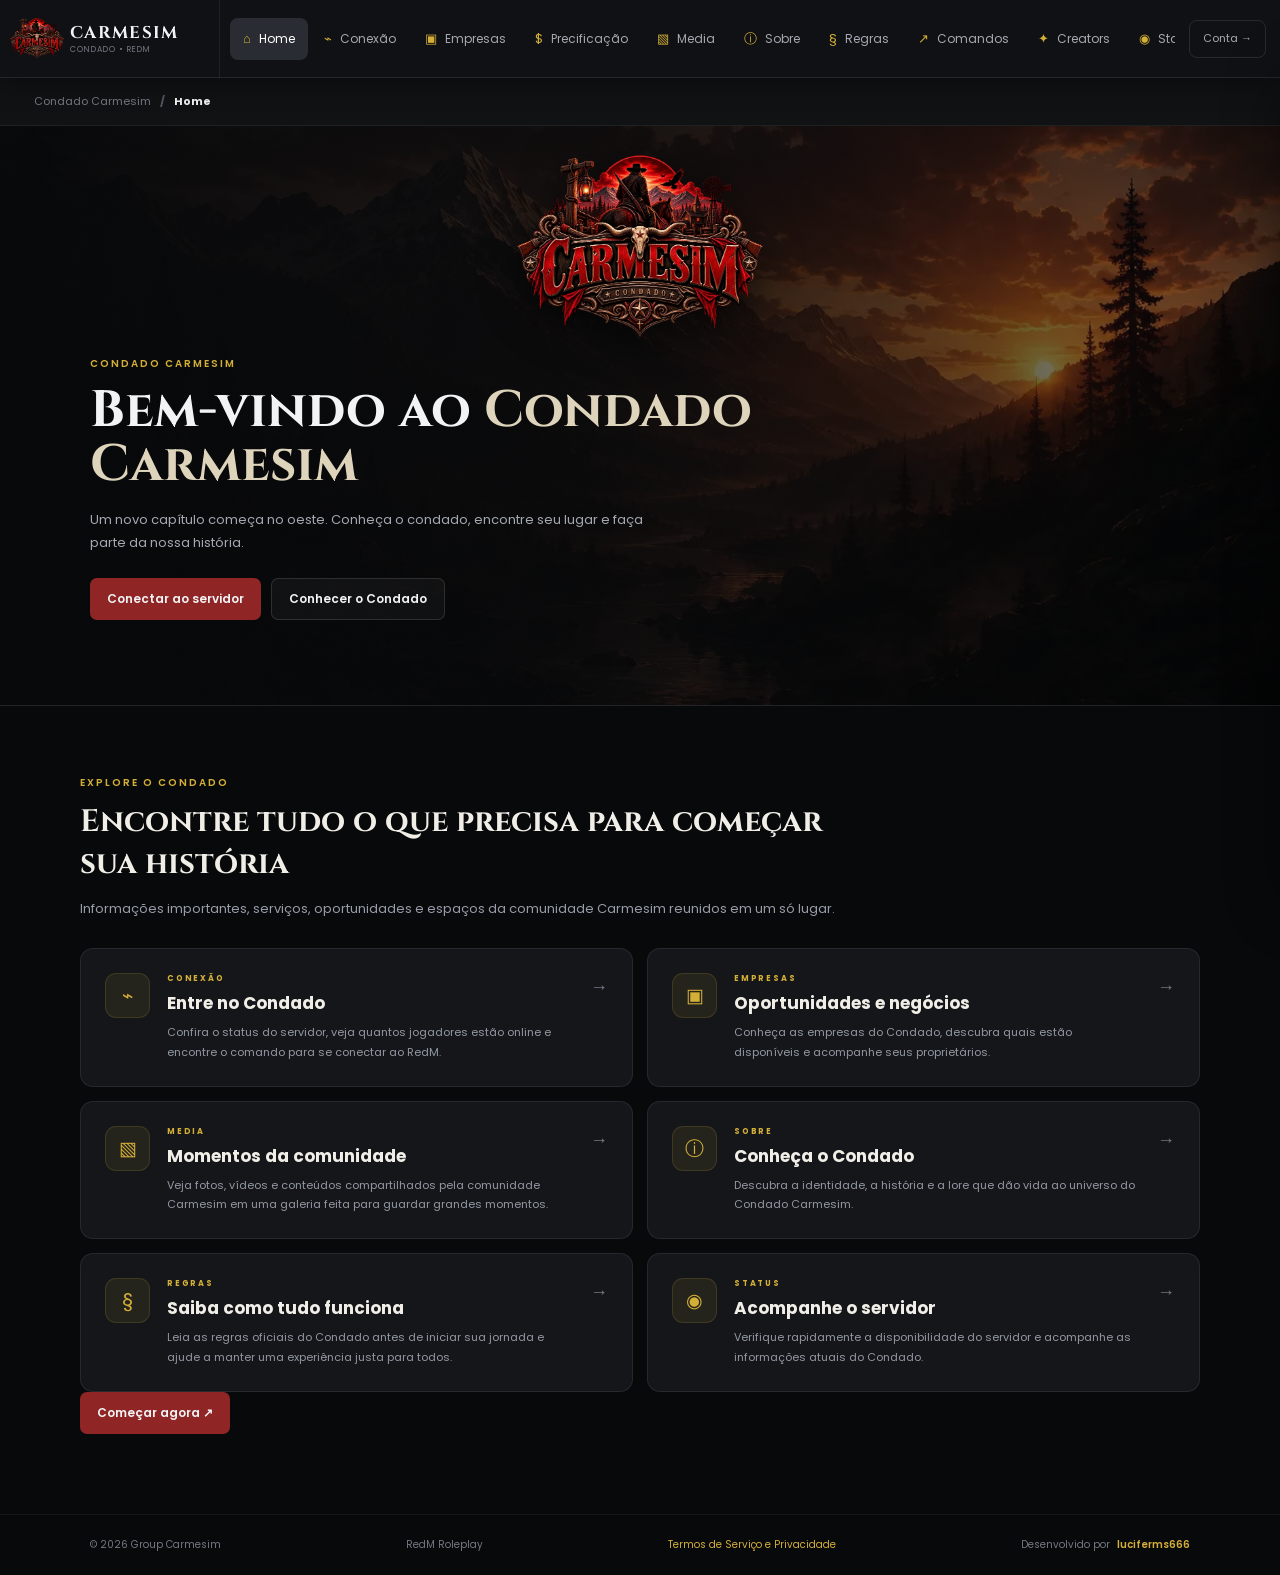
<file: index.html>
<!doctype html><html lang="pt-BR"><head><meta charset="utf-8"><meta name="viewport" content="width=device-width,initial-scale=1">
<title>Condado Carmesim</title><link rel="preconnect" href="https://fonts.googleapis.com"><link rel="preconnect" href="https://fonts.gstatic.com" crossorigin>
<link href="https://fonts.googleapis.com/css2?family=Cinzel:wght@600;700&family=Poppins:wght@400;500;600;700&display=swap" rel="stylesheet"><link rel="stylesheet" href="style.css?v=7"><link rel="icon" type="image/x-icon" href="favicon.ico">
<link rel="shortcut icon" type="image/x-icon" href="favicon.ico">
<link rel="icon" type="image/png" sizes="32x32" href="assets/images/favicon.png">
</head><body><header class="top-panel">
<a class="top-brand" href="index.html"><div class="top-brand-logo"><img src="assets/images/logo.webp" alt="Logo Carmesim"></div><div><strong>CARMESIM</strong><span>CONDADO • REDM</span></div></a>
<button class="mobile-menu" id="mobileMenu" aria-label="Menu">☰</button>
<nav class="top-nav" id="topNav"><a class="nav-item active" href="index.html"><span class="nav-icon">⌂</span>Home</a><a class="nav-item" href="pages/conexao.html"><span class="nav-icon">⌁</span>Conexão</a><a class="nav-item" href="pages/empresas.html"><span class="nav-icon">▣</span>Empresas</a><a class="nav-item" href="pages/precificacao.html"><span class="nav-icon">$</span>Precificação</a><a class="nav-item" href="pages/media.html"><span class="nav-icon">▧</span>Media</a><a class="nav-item" href="pages/sobre.html"><span class="nav-icon">ⓘ</span>Sobre</a><a class="nav-item" href="pages/regras.html"><span class="nav-icon">§</span>Regras</a><a class="nav-item" href="pages/comandos.html" data-player-commands><span class="nav-icon">↗</span>Comandos</a><a class="nav-item" href="/streamer/index.php"><span class="nav-icon">✦</span>Creators</a><a class="nav-item" href="#" data-status-open><span class="nav-icon">◉</span>Status</a></nav>
<div class="top-actions"><a class="top-account" href="pages/conta.html">Conta →</a></div>
</header>
<main class="main-content"><div class="breadcrumb-bar"><span>Condado Carmesim</span><b>/</b><strong>Home</strong></div>
<section class="hero"><div class="hero-background"></div><div class="hero-content"><div class="hero-logo-space"><img src="assets/images/logo.webp" alt="Condado Carmesim"></div><div class="hero-copy"><span class="eyebrow">CONDADO CARMESIM</span><h1>Bem-vindo ao <span>Condado Carmesim</span></h1><p>Um novo capítulo começa no oeste. Conheça o condado, encontre seu lugar e faça parte da nossa história.</p><div class="hero-actions"><a class="btn btn-primary" href="pages/conexao.html">Conectar ao servidor</a><a class="btn btn-secondary" href="pages/sobre.html">Conhecer o Condado</a></div></div></div></section>
<section class="home-information">
  <div class="home-section-heading">
    <span class="section-kicker">EXPLORE O CONDADO</span>
    <h2>Encontre tudo o que precisa para começar sua história</h2>
    <p>Informações importantes, serviços, oportunidades e espaços da comunidade Carmesim reunidos em um só lugar.</p>
  </div>

  <div class="home-cards">
    <a class="home-card" href="pages/conexao.html">
      <div class="home-card-icon">⌁</div>
      <div>
        <span class="home-card-kicker">CONEXÃO</span>
        <h3>Entre no Condado</h3>
        <p>Confira o status do servidor, veja quantos jogadores estão online e encontre o comando para se conectar ao RedM.</p>
      </div>
      <span class="home-card-arrow">→</span>
    </a>

    <a class="home-card" href="pages/empresas.html">
      <div class="home-card-icon">▣</div>
      <div>
        <span class="home-card-kicker">EMPRESAS</span>
        <h3>Oportunidades e negócios</h3>
        <p>Conheça as empresas do Condado, descubra quais estão disponíveis e acompanhe seus proprietários.</p>
      </div>
      <span class="home-card-arrow">→</span>
    </a>

    <a class="home-card" href="pages/media.html">
      <div class="home-card-icon">▧</div>
      <div>
        <span class="home-card-kicker">MEDIA</span>
        <h3>Momentos da comunidade</h3>
        <p>Veja fotos, vídeos e conteúdos compartilhados pela comunidade Carmesim em uma galeria feita para guardar grandes momentos.</p>
      </div>
      <span class="home-card-arrow">→</span>
    </a>

    <a class="home-card" href="pages/sobre.html">
      <div class="home-card-icon">ⓘ</div>
      <div>
        <span class="home-card-kicker">SOBRE</span>
        <h3>Conheça o Condado</h3>
        <p>Descubra a identidade, a história e a lore que dão vida ao universo do Condado Carmesim.</p>
      </div>
      <span class="home-card-arrow">→</span>
    </a>

    <a class="home-card" href="pages/regras.html">
      <div class="home-card-icon">§</div>
      <div>
        <span class="home-card-kicker">REGRAS</span>
        <h3>Saiba como tudo funciona</h3>
        <p>Leia as regras oficiais do Condado antes de iniciar sua jornada e ajude a manter uma experiência justa para todos.</p>
      </div>
      <span class="home-card-arrow">→</span>
    </a>

    <a class="home-card" href="#" data-status-open>
      <div class="home-card-icon">◉</div>
      <div>
        <span class="home-card-kicker">STATUS</span>
        <h3>Acompanhe o servidor</h3>
        <p>Verifique rapidamente a disponibilidade do servidor e acompanhe as informações atuais do Condado.</p>
      </div>
      <span class="home-card-arrow">→</span>
    </a>
  </div>

  <a class="btn btn-primary" href="pages/conexao.html">Começar agora ↗</a>
  </div>
</section>

<footer class="footer"><span>© 2026 Group Carmesim</span><span>RedM Roleplay</span>
<span><a class="terms-link" href="pages/termos.html">Termos de Serviço e Privacidade</a></span>
<div class="developer-credit">
  Desenvolvido por <a class="developer-discord" href="https://discord.com/users/207712204890439680" target="_blank" rel="noopener noreferrer"><strong>luciferms666</strong></a>
  
</div>
</footer></main><div class="status-overlay" id="statusOverlay"></div>
<aside class="status-drawer" id="statusDrawer">
<div class="status-head">
  <button class="status-close" id="statusClose" type="button">×</button>
  <span class="section-kicker">CONDADO CARMESIM</span>
  <h2>Status dos Servidores</h2>
  <p>Verificação em tempo real do servidor RedM e da conexão CFX.</p>
</div>

<div class="status-live-grid">
  <div class="status-live-card" id="redmStatusCard">
    <div class="status-live-icon">●</div>
    <div><span>Servidor RedM</span><strong id="redmStatusText">Verificando...</strong></div>
  </div>
  <div class="status-live-card" id="cfxStatusCard">
    <div class="status-live-icon">↗</div>
    <div><span>Conexão CFX</span><strong id="cfxStatusText">Verificando...</strong></div>
  </div>
</div>

<div class="status-list">
  <div class="status-server">
    <div class="status-server-title">
      <strong>Condado Carmesim</strong>
      <span class="status-badge" id="classicBadge">Verificando</span>
    </div>
    <div class="status-row"><span>Servidor</span><span class="status-value" id="classicServerValue"><i></i>Verificando...</span></div>
    <div class="status-row"><span>Jogadores</span><span class="status-value" id="classicPlayersValue"><i></i>-- online</span></div>
  </div>
</div>

<div class="status-refresh">
  <span>Atualização automática</span>
  <strong>60 segundos</strong>
  <small>Última verificação: <b id="statusLastUpdate">--:--:--</b></small>
</div>
</aside><script src="app.js?v=6"></script></body></html>
</file>
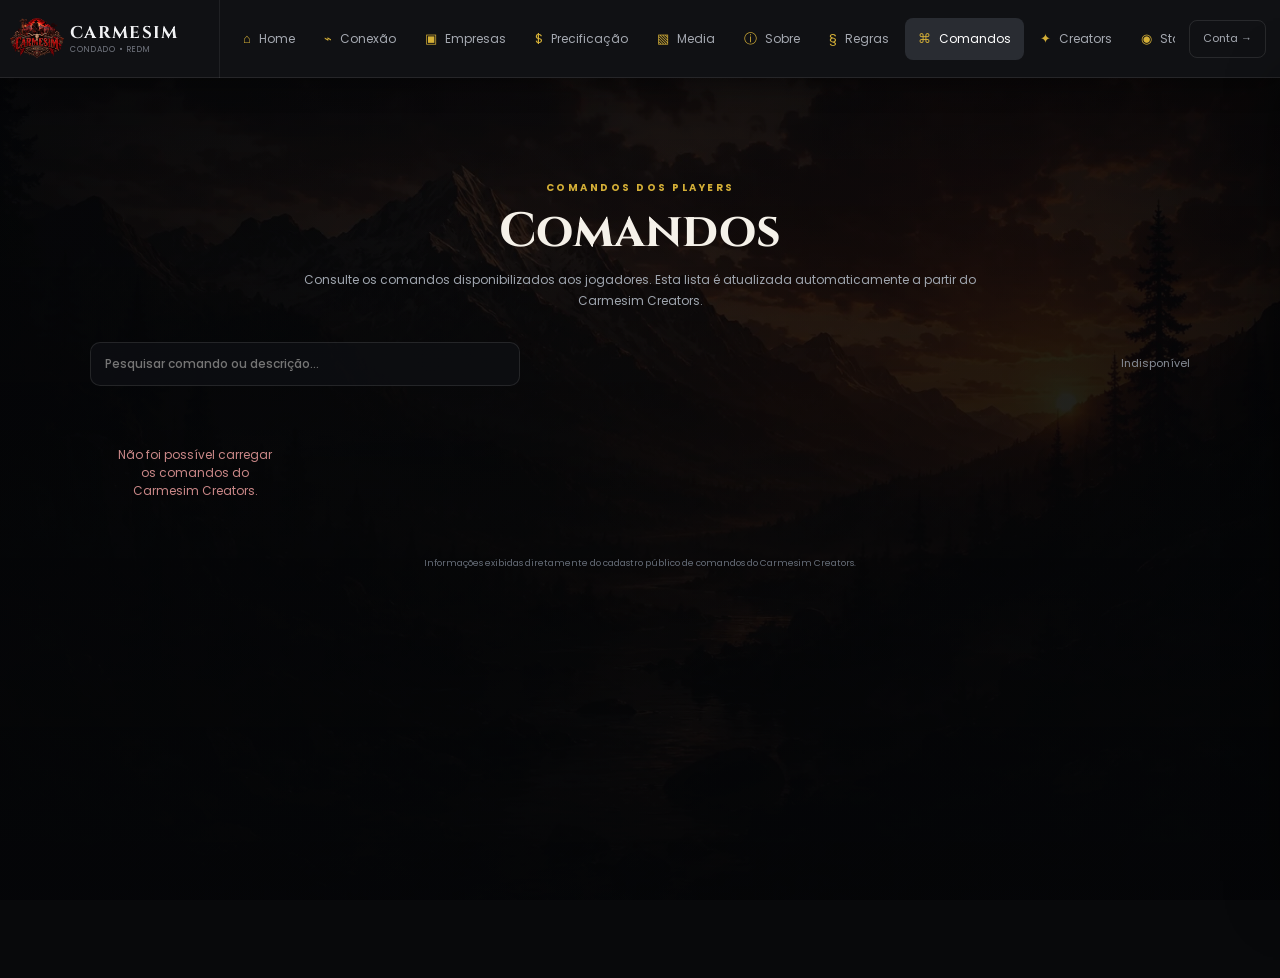
<file: pages/comandos.html>
<!doctype html>
<html lang="pt-BR">
<head>
<meta charset="utf-8">
<meta name="viewport" content="width=device-width,initial-scale=1">
<title>Comandos • Condado Carmesim</title>
<link rel="preconnect" href="https://fonts.googleapis.com">
<link rel="preconnect" href="https://fonts.gstatic.com" crossorigin>
<link href="https://fonts.googleapis.com/css2?family=Cinzel:wght@600;700&family=Poppins:wght@400;500;600;700&display=swap" rel="stylesheet">
<link rel="stylesheet" href="../style.css?v=11">
<link rel="icon" type="image/x-icon" href="../favicon.ico">
<style>
.commands-page{position:relative;min-height:100vh;overflow:hidden}
.commands-bg{position:fixed;inset:0;z-index:0;pointer-events:none;background:
linear-gradient(90deg,rgba(5,6,8,.88),rgba(5,6,8,.72) 50%,rgba(5,6,8,.84)),
url("../assets/images/background.webp") center/cover fixed no-repeat}
.commands-overlay{position:fixed;inset:0;z-index:0;background:linear-gradient(180deg,rgba(5,6,8,.18),rgba(5,6,8,.70));pointer-events:none}
.commands-section{position:relative;z-index:1;padding:54px 7% 70px}
.commands-wrap{max-width:1100px;margin:0 auto}
.commands-heading{text-align:center;margin-bottom:30px}
.commands-kicker{display:block;color:#d4af37;font-size:10px;font-weight:700;letter-spacing:2.5px}
.commands-heading h1{margin:10px 0 10px;color:#f5f1e9;font:700 clamp(32px,4vw,48px)/1.1 Cinzel,Georgia,serif}
.commands-heading p{margin:0 auto;max-width:720px;color:#9fa5ae;font-size:12px;line-height:1.8}
.commands-tools{display:flex;justify-content:space-between;gap:14px;align-items:center;margin-bottom:18px}
.commands-search{width:min(430px,100%);background:rgba(13,15,18,.86);border:1px solid rgba(255,255,255,.10);border-radius:10px;padding:12px 14px;color:#eee;outline:none;font:500 12px Poppins,sans-serif}
.commands-search:focus{border-color:rgba(212,175,55,.42)}
.commands-count{color:#858b95;font-size:11px}
.commands-card{display:grid;grid-template-columns:repeat(5,minmax(0,1fr));gap:12px;background:transparent;border:0;border-radius:0;padding:0;box-shadow:none;backdrop-filter:none}
.command-row{position:relative;display:flex;flex-direction:column;align-items:flex-start;gap:10px;min-height:205px;padding:18px;border:1px solid rgba(212,175,55,.20);border-radius:14px;background:rgba(13,15,18,.90);box-shadow:0 18px 45px rgba(0,0,0,.28);backdrop-filter:blur(8px);transition:.2s}
.command-row:hover{transform:translateY(-3px);border-color:rgba(212,175,55,.38);box-shadow:0 22px 50px rgba(0,0,0,.38)}
.command-number{width:40px;height:40px;flex:0 0 40px;border-radius:11px;display:grid;place-items:center;background:rgba(139,30,30,.18);border:1px solid rgba(212,175,55,.20);color:#d4af37;font-weight:700}
.command-name{margin:0 0 6px;color:#f0ece4;font-size:15px;font-weight:700}
.command-code{display:inline-block;color:#d4af37;background:rgba(212,175,55,.07);border:1px solid rgba(212,175,55,.14);padding:4px 8px;border-radius:6px;font:600 11px ui-monospace,SFMono-Regular,Consolas,monospace}
.command-description{margin:9px 0 0;color:#9fa5ae;font-size:11px;line-height:1.7}
.command-status{margin-top:auto;font-size:8px;text-transform:uppercase;letter-spacing:1.4px;color:#8d939d;padding-top:8px}
.commands-state{text-align:center;padding:42px 20px;color:#969ca6;font-size:12px}
.commands-state.error{color:#c98787}
.commands-source{margin:15px 0 0;text-align:center;color:#666d78;font-size:9px}
@media(max-width:1200px){.commands-card{grid-template-columns:repeat(4,minmax(0,1fr))}}
@media(max-width:950px){.commands-card{grid-template-columns:repeat(3,minmax(0,1fr))}}
@media(max-width:700px){
 .commands-section{position:relative;z-index:1;padding:35px 15px 50px}
 .commands-tools{display:block}.commands-count{margin-top:8px}
 .commands-card{grid-template-columns:repeat(2,minmax(0,1fr));gap:10px}
 .command-row{min-height:190px;padding:15px}
}
@media(max-width:460px){.commands-card{grid-template-columns:1fr}}
</style>
</head>
<body>
<header class="top-panel">
<a class="top-brand" href="../index.html"><div class="top-brand-logo"><img src="../assets/images/logo.webp" alt="Logo Carmesim"></div><div><strong>CARMESIM</strong><span>CONDADO • REDM</span></div></a>
<button class="mobile-menu" id="mobileMenu" aria-label="Menu">☰</button>
<nav class="top-nav" id="topNav">
<a class="nav-item" href="../index.html"><span class="nav-icon">⌂</span>Home</a>
<a class="nav-item" href="conexao.html"><span class="nav-icon">⌁</span>Conexão</a>
<a class="nav-item" href="empresas.html"><span class="nav-icon">▣</span>Empresas</a><a class="nav-item" href="precificacao.html"><span class="nav-icon">$</span>Precificação</a>
<a class="nav-item" href="media.html"><span class="nav-icon">▧</span>Media</a>
<a class="nav-item" href="sobre.html"><span class="nav-icon">ⓘ</span>Sobre</a>
<a class="nav-item" href="regras.html"><span class="nav-icon">§</span>Regras</a>
<a class="nav-item active" href="comandos.html"><span class="nav-icon">⌘</span>Comandos</a><a class="nav-item" href="/streamer/index.php"><span class="nav-icon">✦</span>Creators</a>
<a class="nav-item" href="#" data-status-open><span class="nav-icon">◉</span>Status</a>
</nav>
<div class="top-actions"><a class="top-account" href="conta.html">Conta →</a></div>
</header>

<main class="main-content commands-page">
<div class="commands-bg"></div><div class="commands-overlay"></div>
<div class="breadcrumb-bar"><span>Condado Carmesim</span><b>/</b><strong>Comandos</strong></div>
<section class="commands-section">
<div class="commands-wrap">
<div class="commands-heading">
<span class="commands-kicker">COMANDOS DOS PLAYERS</span>
<h1>Comandos</h1>
<p>Consulte os comandos disponibilizados aos jogadores. Esta lista é atualizada automaticamente a partir do Carmesim Creators.</p>
</div>
<div class="commands-tools">
<input id="commandSearch" class="commands-search" type="search" placeholder="Pesquisar comando ou descrição...">
<div id="commandCount" class="commands-count">Carregando comandos...</div>
</div>
<div class="commands-card" id="commandsList">
<div class="commands-state">Carregando comandos do Creators...</div>
</div>
<div class="commands-source">Informações exibidas diretamente do cadastro público de comandos do Carmesim Creators.</div>
</div>
</section>

<footer class="footer"><span>© 2026 Group Carmesim</span><span>RedM Roleplay</span><span><a class="terms-link" href="termos.html">Termos de Serviço e Privacidade</a></span><div class="developer-credit">Desenvolvido por <strong>luciferms666</strong></div></footer>
</main>

<div class="status-overlay" id="statusOverlay"></div>
<aside class="status-drawer" id="statusDrawer">
<div class="status-head"><button class="status-close" id="statusClose" type="button">×</button><span class="section-kicker">CONDADO CARMESIM</span><h2>Status dos Servidores</h2><p>Verificação em tempo real do servidor RedM e da conexão CFX.</p></div>
<div class="status-live-grid"><div class="status-live-card" id="redmStatusCard"><div class="status-live-icon">●</div><div><span>Servidor RedM</span><strong id="redmStatusText">Verificando...</strong></div></div><div class="status-live-card" id="cfxStatusCard"><div class="status-live-icon">↗</div><div><span>Conexão CFX</span><strong id="cfxStatusText">Verificando...</strong></div></div></div>
<div class="status-list"><div class="status-server"><div class="status-server-title"><strong>Condado Carmesim</strong><span class="status-badge" id="classicBadge">Verificando</span></div><div class="status-row"><span>Servidor</span><span class="status-value" id="classicServerValue"><i></i>Verificando...</span></div><div class="status-row"><span>Jogadores</span><span class="status-value" id="classicPlayersValue"><i></i>-- online</span></div></div></div>
<div class="status-refresh"><span>Atualização automática</span><strong>60 segundos</strong><small>Última verificação: <b id="statusLastUpdate">--:--:--</b></small></div>
</aside>

<script src="../app.js?v=11"></script>
<script>
let allCommands=[];
const list=document.getElementById('commandsList');
const search=document.getElementById('commandSearch');
const count=document.getElementById('commandCount');

function esc(v){return String(v??'').replace(/[&<>"']/g,m=>({'&':'&amp;','<':'&lt;','>':'&gt;','"':'&quot;',"'":'&#039;'}[m]));}
function renderCommands(){
  const q=(search.value||'').trim().toLowerCase();
  const rows=allCommands.filter(c=>(c.name+' '+c.command+' '+c.description).toLowerCase().includes(q));
  count.textContent=rows.length+' comando'+(rows.length===1?'':'s');
  if(!rows.length){list.innerHTML='<div class="commands-state">Nenhum comando encontrado.</div>';return;}
  list.innerHTML=rows.map((c,i)=>`<div class="command-row">
    <div class="command-number">${String(i+1).padStart(2,'0')}</div>
    <div><div class="command-name">${esc(c.name)}</div><span class="command-code">${esc(c.command)}</span><p class="command-description">${esc(c.description)}</p></div>
    <div class="command-status">Disponível</div>
  </div>`).join('');
}
async function loadCommands(){
  try{
    const r=await fetch('../api/player_commands_public.php?ts='+Date.now(),{cache:'no-store'});
    if(!r.ok) throw new Error('api');
    const d=await r.json();
    if(!d.ok) throw new Error(d.message||'api');
    allCommands=Array.isArray(d.commands)?d.commands:[];
    renderCommands();
  }catch(e){
    list.innerHTML='<div class="commands-state error">Não foi possível carregar os comandos do Carmesim Creators.</div>';
    count.textContent='Indisponível';
  }
}
search.addEventListener('input',renderCommands);
loadCommands();
setInterval(loadCommands,60000);
</script>
</body>
</html>
</file>
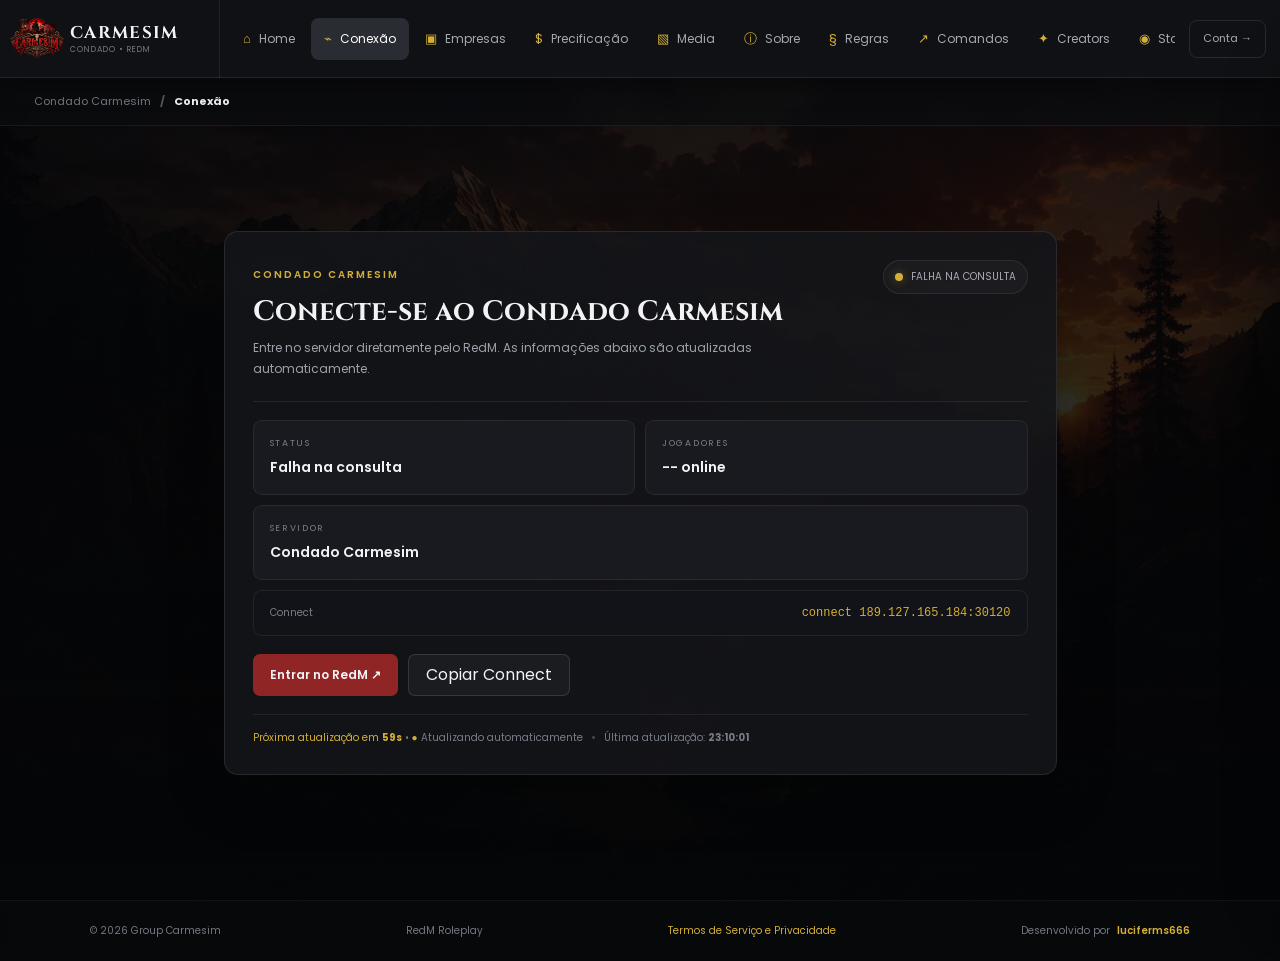
<file: pages/conexao.html>
<!doctype html><html lang="pt-BR"><head><meta charset="utf-8"><meta name="viewport" content="width=device-width,initial-scale=1">
<title>Conexão • Condado Carmesim</title>
<link rel="preconnect" href="https://fonts.googleapis.com"><link rel="preconnect" href="https://fonts.gstatic.com" crossorigin>
<link href="https://fonts.googleapis.com/css2?family=Cinzel:wght@600;700&family=Poppins:wght@400;500;600;700&display=swap" rel="stylesheet">
<link rel="stylesheet" href="../style.css?v=7"><link rel="icon" type="image/x-icon" href="../favicon.ico">
<link rel="shortcut icon" type="image/x-icon" href="../favicon.ico">
<link rel="icon" type="image/png" sizes="32x32" href="../assets/images/favicon.png">
</head><body class="immersive-page"><header class="top-panel">
<a class="top-brand" href="../index.html"><div class="top-brand-logo"><img src="../assets/images/logo.webp" alt="Logo Carmesim"></div><div><strong>CARMESIM</strong><span>CONDADO • REDM</span></div></a>
<button class="mobile-menu" id="mobileMenu" aria-label="Menu">☰</button>
<nav class="top-nav" id="topNav"><a class="nav-item" href="../index.html"><span class="nav-icon">⌂</span>Home</a><a class="nav-item active" href="conexao.html"><span class="nav-icon">⌁</span>Conexão</a><a class="nav-item" href="empresas.html"><span class="nav-icon">▣</span>Empresas</a><a class="nav-item" href="precificacao.html"><span class="nav-icon">$</span>Precificação</a><a class="nav-item" href="media.html"><span class="nav-icon">▧</span>Media</a><a class="nav-item" href="sobre.html"><span class="nav-icon">ⓘ</span>Sobre</a><a class="nav-item" href="regras.html"><span class="nav-icon">§</span>Regras</a><a class="nav-item" href="comandos.html"><span class="nav-icon">↗</span>Comandos</a><a class="nav-item" href="/streamer/index.php"><span class="nav-icon">✦</span>Creators</a><a class="nav-item" href="#" data-status-open><span class="nav-icon">◉</span>Status</a></nav>
<div class="top-actions"><a class="top-account" href="conta.html">Conta →</a></div>
</header>
<main class="main-content"><div class="breadcrumb-bar"><span>Condado Carmesim</span><b>/</b><strong>Conexão</strong></div>

<section class="content-section connection-section">
  <div class="connection-card">
    <div class="connection-top">
      <div>
        <span class="section-kicker">CONDADO CARMESIM</span>
        <h2>Conecte-se ao Condado Carmesim</h2>
        <p>Entre no servidor diretamente pelo RedM. As informações abaixo são atualizadas automaticamente.</p>
      </div>
      <div class="server-live" id="serverLive"><i></i><span id="serverLiveText">Verificando servidor...</span></div>
    </div>

    <div class="connection-grid">
      <div class="connection-info">
        <div class="connection-label">STATUS</div>
        <div class="connection-value" id="serverStatus">Verificando...</div>
      </div>
      <div class="connection-info">
        <div class="connection-label">JOGADORES</div>
        <div class="connection-value" id="serverPlayers">-- online</div>
      </div>
      <div class="connection-info wide">
        <div class="connection-label">SERVIDOR</div>
        <div class="connection-value" id="serverName">Condado Carmesim</div>
      </div>
    </div>

    <div class="connection-code">
      <span>Connect</span>
      <code id="connectCommand">connect 189.127.165.184:30120</code>
    </div>

    <div class="connection-actions">
      <a class="btn btn-primary" id="enterRedM" href="redm://connect/189.127.165.184:30120">Entrar no RedM ↗</a>
      <button class="btn btn-secondary" id="copyJoin" type="button">Copiar Connect</button>
    </div>

    <div class="connection-updated"><span>Próxima atualização em <strong id="nextConnectionUpdate">60s</strong></span> • 
      <span>●</span> Atualizando automaticamente <b>•</b> Última atualização: <strong id="lastUpdate">--:--:--</strong>
    </div>
  </div>
</section>

<footer class="footer"><span>© 2026 Group Carmesim</span><span>RedM Roleplay</span>
<span><a class="terms-link" href="termos.html">Termos de Serviço e Privacidade</a></span>
<div class="developer-credit">
  Desenvolvido por <a class="developer-discord" href="https://discord.com/users/207712204890439680" target="_blank" rel="noopener noreferrer"><strong>luciferms666</strong></a>
  
</div>
</footer></main><div class="status-overlay" id="statusOverlay"></div>
<aside class="status-drawer" id="statusDrawer">
<div class="status-head">
  <button class="status-close" id="statusClose" type="button">×</button>
  <span class="section-kicker">CONDADO CARMESIM</span>
  <h2>Status dos Servidores</h2>
  <p>Verificação em tempo real do servidor RedM e da conexão CFX.</p>
</div>

<div class="status-live-grid">
  <div class="status-live-card" id="redmStatusCard">
    <div class="status-live-icon">●</div>
    <div><span>Servidor RedM</span><strong id="redmStatusText">Verificando...</strong></div>
  </div>
  <div class="status-live-card" id="cfxStatusCard">
    <div class="status-live-icon">↗</div>
    <div><span>Conexão CFX</span><strong id="cfxStatusText">Verificando...</strong></div>
  </div>
</div>

<div class="status-list">
  <div class="status-server">
    <div class="status-server-title">
      <strong>Condado Carmesim</strong>
      <span class="status-badge" id="classicBadge">Verificando</span>
    </div>
    <div class="status-row"><span>Servidor</span><span class="status-value" id="classicServerValue"><i></i>Verificando...</span></div>
    <div class="status-row"><span>Jogadores</span><span class="status-value" id="classicPlayersValue"><i></i>-- online</span></div>
  </div>
</div>

<div class="status-refresh">
  <span>Atualização automática</span>
  <strong>60 segundos</strong>
  <small>Última verificação: <b id="statusLastUpdate">--:--:--</b></small>
</div>
</aside><script src="../app.js?v=5"></script>
<script>
const CONNECT_COMMAND='connect 189.127.165.184:30120';
const REDM_URI='redm://connect/189.127.165.184:30120';
const CFX_JOIN='https://cfx.re/join/m4zzggv';

async function updateServer(){
  const live=document.getElementById('serverLive');
  const liveText=document.getElementById('serverLiveText');
  const status=document.getElementById('serverStatus');
  const players=document.getElementById('serverPlayers');
  const name=document.getElementById('serverName');
  const last=document.getElementById('lastUpdate');

  try{
    const r=await fetch('../api/server-status.php?code=m4zzggv&_='+Date.now(),{
      method:'GET',
      cache:'no-store',
      headers:{'Accept':'application/json'}
    });
    if(!r.ok) throw new Error('HTTP '+r.status);
    const data=await r.json();
    if(!data.ok) throw new Error('API');

    const state=data.online ? 'online' : (data.status==='unknown' ? 'unknown' : 'offline');
    if(live){
      live.classList.remove('online','offline','unknown');
      live.classList.add(state);
    }
    if(liveText) liveText.textContent=data.online ? 'ONLINE' : (data.status==='unknown' ? 'VERIFICANDO...' : 'OFFLINE');
    if(status) status.textContent=data.online ? 'Online' : (data.status==='unknown' ? 'Verificando...' : 'Offline');
    if(players) players.textContent=(data.players===null || data.players===undefined ? '--' : data.players)+' online';
    if(name) name.textContent=data.hostname || 'Condado Carmesim';
    if(last) last.textContent=new Date().toLocaleTimeString('pt-BR');
  }catch(err){
    if(live){
      live.classList.remove('online','offline','unknown');
      live.classList.add('unknown');
    }
    if(liveText) liveText.textContent='FALHA NA CONSULTA';
    if(status) status.textContent='Falha na consulta';
    if(players) players.textContent='-- online';
    if(last) last.textContent=new Date().toLocaleTimeString('pt-BR');
    console.error('Carmesim status:',err);
  }
}

const copyBtn=document.getElementById('copyJoin');
if(copyBtn) copyBtn.addEventListener('click',async()=>{
  try{
    await navigator.clipboard.writeText(CONNECT_COMMAND);
    copyBtn.textContent='Connect copiado ✓';
    setTimeout(()=>copyBtn.textContent='Copiar Connect',1800);
  }catch(e){
    prompt('Copie o comando:',CONNECT_COMMAND);
  }
});

const enterBtn=document.getElementById('enterRedM');
if(enterBtn) enterBtn.addEventListener('click',function(e){
  e.preventDefault();
  let fallback=setTimeout(()=>window.open(CFX_JOIN,'_blank','noopener'),1800);
  const cancel=()=>{
    clearTimeout(fallback);
    window.removeEventListener('blur',cancel);
  };
  window.addEventListener('blur',cancel);
  window.location.href=REDM_URI;
});

let connectionNext=60;
const connectionCountdown=document.getElementById('nextConnectionUpdate');
if(connectionCountdown) connectionCountdown.textContent=connectionNext+'s';
setInterval(()=>{
  connectionNext--;
  if(connectionCountdown) connectionCountdown.textContent=Math.max(connectionNext,0)+'s';
  if(connectionNext<=0){
    connectionNext=60;
    updateServer();
  }
},1000);
updateServer();
</script>
</body></html>
</file>
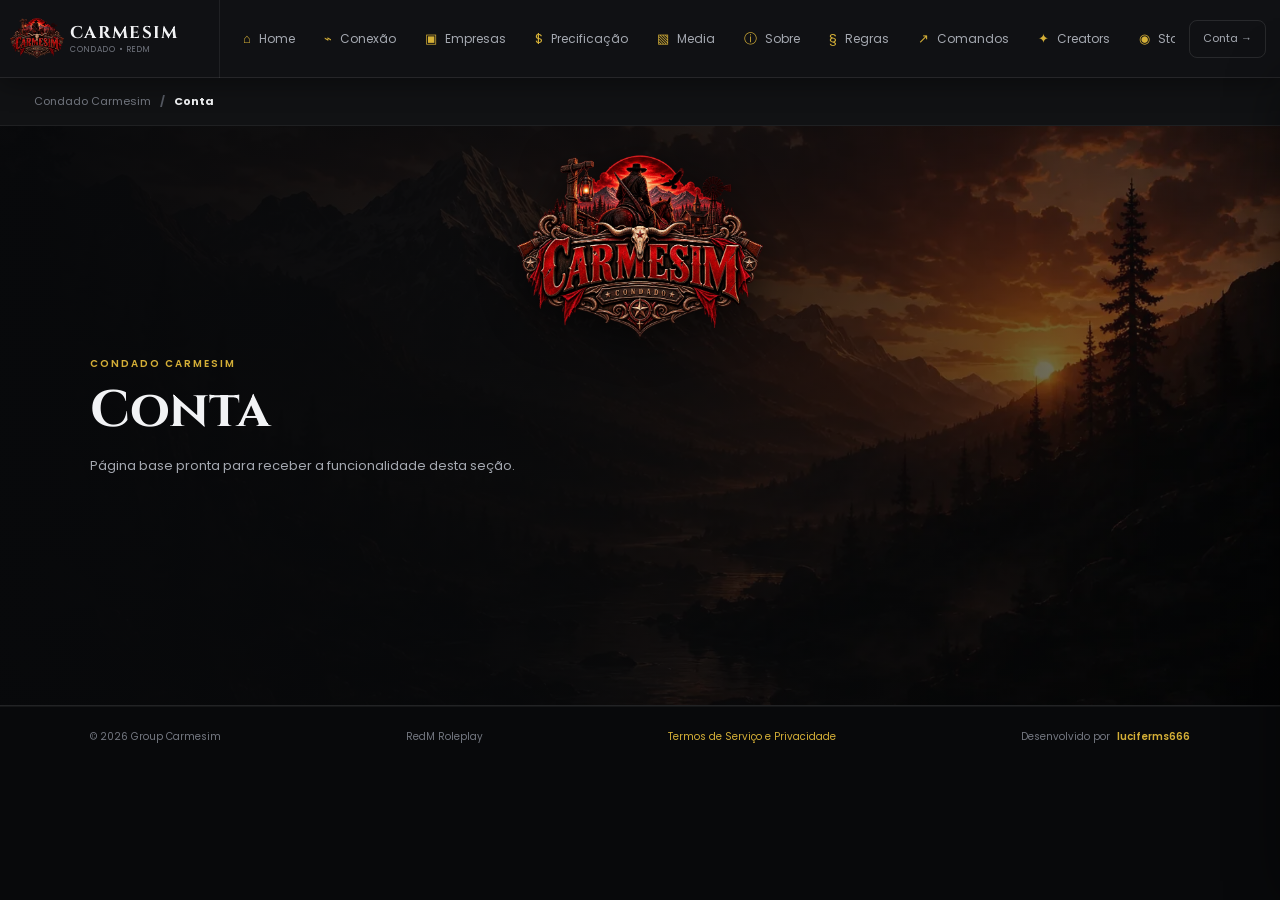
<file: pages/conta.html>
<!doctype html><html lang="pt-BR"><head><meta charset="utf-8"><meta name="viewport" content="width=device-width,initial-scale=1">
<title>Conta • Condado Carmesim</title>
<link rel="preconnect" href="https://fonts.googleapis.com"><link rel="preconnect" href="https://fonts.gstatic.com" crossorigin>
<link href="https://fonts.googleapis.com/css2?family=Cinzel:wght@600;700&family=Poppins:wght@400;500;600;700&display=swap" rel="stylesheet">
<link rel="stylesheet" href="../style.css?v=5"><link rel="icon" type="image/x-icon" href="../favicon.ico">
<link rel="shortcut icon" type="image/x-icon" href="../favicon.ico">
<link rel="icon" type="image/png" sizes="32x32" href="../assets/images/favicon.png">
</head><body><header class="top-panel">
<a class="top-brand" href="../index.html"><div class="top-brand-logo"><img src="../assets/images/logo.webp" alt="Logo Carmesim"></div><div><strong>CARMESIM</strong><span>CONDADO • REDM</span></div></a>
<button class="mobile-menu" id="mobileMenu" aria-label="Menu">☰</button>
<nav class="top-nav" id="topNav"><a class="nav-item" href="../index.html"><span class="nav-icon">⌂</span>Home</a><a class="nav-item" href="conexao.html"><span class="nav-icon">⌁</span>Conexão</a><a class="nav-item" href="empresas.html"><span class="nav-icon">▣</span>Empresas</a><a class="nav-item" href="precificacao.html"><span class="nav-icon">$</span>Precificação</a><a class="nav-item" href="media.html"><span class="nav-icon">▧</span>Media</a><a class="nav-item" href="sobre.html"><span class="nav-icon">ⓘ</span>Sobre</a><a class="nav-item" href="regras.html"><span class="nav-icon">§</span>Regras</a><a class="nav-item" href="comandos.html"><span class="nav-icon">↗</span>Comandos</a><a class="nav-item" href="/streamer/index.php"><span class="nav-icon">✦</span>Creators</a><a class="nav-item" href="#" data-status-open><span class="nav-icon">◉</span>Status</a></nav>
<div class="top-actions"><a class="top-account" href="conta.html">Conta →</a></div>
</header>
<main class="main-content"><div class="breadcrumb-bar"><span>Condado Carmesim</span><b>/</b><strong>Conta</strong></div>
<section class="hero"><div class="hero-background"></div><div class="hero-content"><div class="hero-logo-space"><img src="../assets/images/logo.webp" alt="Condado Carmesim"></div><div class="hero-copy"><span class="eyebrow">CONDADO CARMESIM</span><h1>Conta</h1><p>Página base pronta para receber a funcionalidade desta seção.</p></div></div></section>
<footer class="footer"><span>© 2026 Group Carmesim</span><span>RedM Roleplay</span>
<span><a class="terms-link" href="termos.html">Termos de Serviço e Privacidade</a></span>
<div class="developer-credit">
  Desenvolvido por <a class="developer-discord" href="https://discord.com/users/207712204890439680" target="_blank" rel="noopener noreferrer"><strong>luciferms666</strong></a>
  
</div>
</footer></main><div class="status-overlay" id="statusOverlay"></div>
<aside class="status-drawer" id="statusDrawer">
<div class="status-head">
  <button class="status-close" id="statusClose" type="button">×</button>
  <span class="section-kicker">CONDADO CARMESIM</span>
  <h2>Status dos Servidores</h2>
  <p>Verificação em tempo real do servidor RedM e da conexão CFX.</p>
</div>

<div class="status-live-grid">
  <div class="status-live-card" id="redmStatusCard">
    <div class="status-live-icon">●</div>
    <div><span>Servidor RedM</span><strong id="redmStatusText">Verificando...</strong></div>
  </div>
  <div class="status-live-card" id="cfxStatusCard">
    <div class="status-live-icon">↗</div>
    <div><span>Conexão CFX</span><strong id="cfxStatusText">Verificando...</strong></div>
  </div>
</div>

<div class="status-list">
  <div class="status-server">
    <div class="status-server-title">
      <strong>Condado Carmesim</strong>
      <span class="status-badge" id="classicBadge">Verificando</span>
    </div>
    <div class="status-row"><span>Servidor</span><span class="status-value" id="classicServerValue"><i></i>Verificando...</span></div>
    <div class="status-row"><span>Jogadores</span><span class="status-value" id="classicPlayersValue"><i></i>-- online</span></div>
  </div>
</div>

<div class="status-refresh">
  <span>Atualização automática</span>
  <strong>60 segundos</strong>
  <small>Última verificação: <b id="statusLastUpdate">--:--:--</b></small>
</div>
</aside><script src="../app.js?v=5"></script></body></html>
</file>
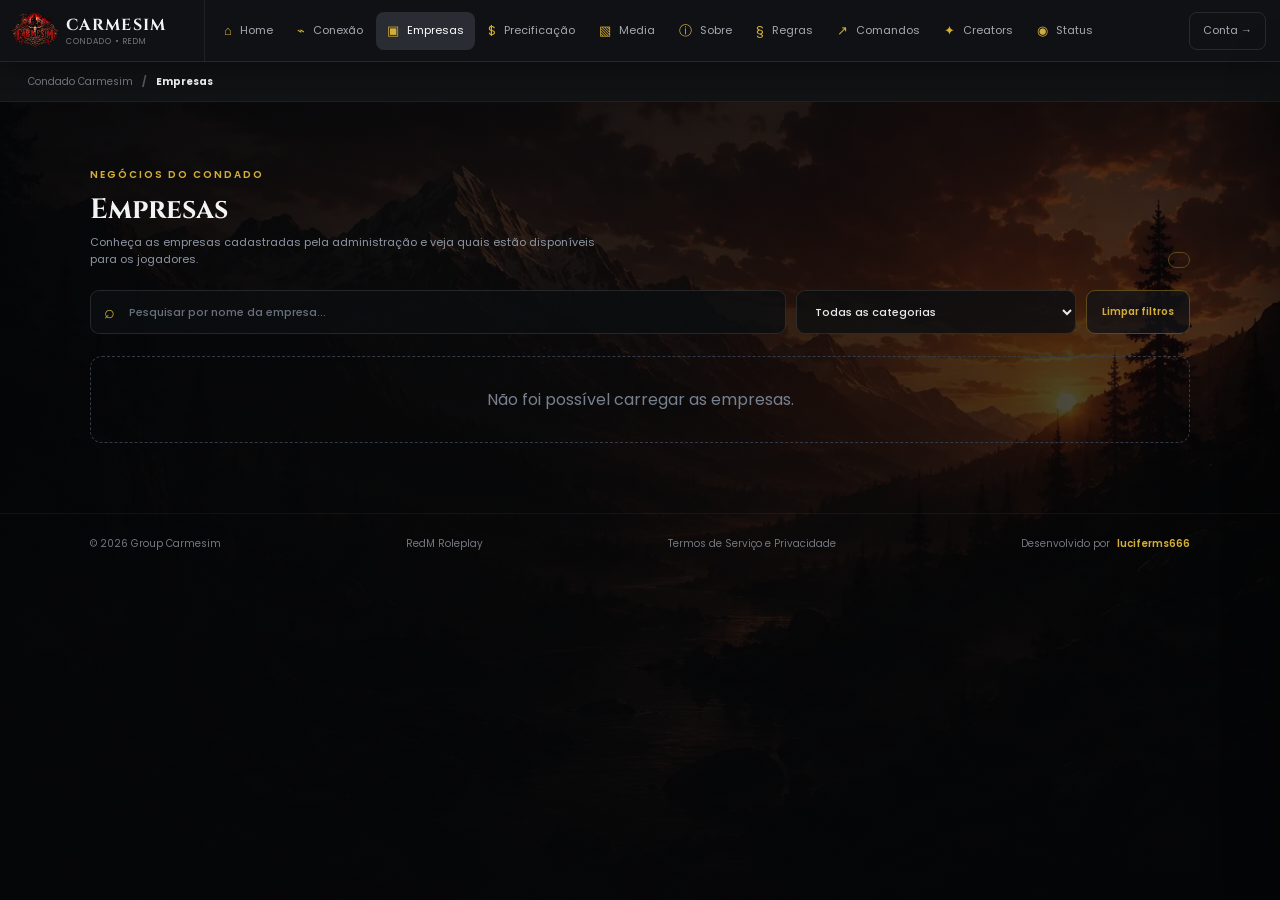
<file: pages/empresas.html>
<!doctype html><html lang="pt-BR"><head><meta charset="utf-8"><meta name="viewport" content="width=device-width,initial-scale=1">
<title>Empresas • Condado Carmesim</title>
<link rel="preconnect" href="https://fonts.googleapis.com"><link rel="preconnect" href="https://fonts.gstatic.com" crossorigin>
<link href="https://fonts.googleapis.com/css2?family=Cinzel:wght@600;700&family=Poppins:wght@400;500;600;700&display=swap" rel="stylesheet">
<style>

*{box-sizing:border-box}
html,body{margin:0;padding:0;background:#090a0c;color:#f2f3f5;font-family:Poppins,Arial,sans-serif}
body{padding-top:62px;position:relative;min-height:100vh;isolation:isolate;background:transparent}
body::before{content:"";position:fixed;inset:0;z-index:-2;background:linear-gradient(90deg,rgba(5,6,8,.88),rgba(5,6,8,.68) 52%,rgba(5,6,8,.52)),url("../assets/images/background.webp") center/cover no-repeat;background-attachment:fixed;pointer-events:none}
body::after{content:"";position:fixed;inset:0;z-index:-1;background:linear-gradient(180deg,rgba(5,6,8,.12),rgba(5,6,8,.38) 55%,rgba(5,6,8,.70));pointer-events:none}
a{text-decoration:none;color:inherit}
.top-panel{position:fixed;top:0;left:0;right:0;width:100%;height:62px;z-index:9999;display:flex;align-items:center;background:#101114;border-bottom:1px solid rgba(255,255,255,.09);box-shadow:0 5px 25px rgba(0,0,0,.4)}
.top-brand{width:205px;height:62px;flex:0 0 205px;display:flex;align-items:center;gap:10px;padding:8px 14px;border-right:1px solid rgba(255,255,255,.07)}
.top-brand-logo{width:42px;height:50px;display:flex;align-items:center;justify-content:center}
.top-brand-logo img{width:46px;height:46px;object-fit:contain}
.top-brand strong{display:block;font:700 16px Cinzel,Georgia,serif;letter-spacing:1.3px}
.top-brand span{display:block;font-size:8px;color:#737780;letter-spacing:1px}
.top-nav{height:100%;display:flex;align-items:center;gap:2px;padding:0 8px;flex:1;overflow-x:auto;scrollbar-width:none}
.top-nav::-webkit-scrollbar{display:none}
.nav-item{height:38px;padding:0 11px;display:flex;align-items:center;gap:8px;border-radius:8px;color:#a4a8b0;font-size:11px;white-space:nowrap}
.nav-item:hover,.nav-item.active{background:#292c32;color:#fff}
.nav-icon{color:#d4af37;font-size:13px}
.top-actions{padding:0 14px;flex:0 0 auto}
.top-account{height:38px;padding:0 13px;display:flex;align-items:center;border:1px solid rgba(255,255,255,.1);border-radius:8px;color:#a4a8b0;font-size:11px;white-space:nowrap}
.top-account:hover{background:#202329;color:#fff}
.mobile-menu{display:none;border:0;background:none;color:#fff;font-size:22px;cursor:pointer}
.main-content{width:100%;min-height:calc(100vh - 62px)}
.breadcrumb-bar{height:40px;padding:0 28px;display:flex;align-items:center;background:#111214;border-bottom:1px solid rgba(255,255,255,.06);font-size:10px;color:#737780}
.breadcrumb-bar b{margin:0 9px;color:#555962}.breadcrumb-bar strong{color:#f2f3f5}
.hero{display:none;min-height:410px;position:relative;overflow:hidden;border-bottom:1px solid rgba(255,255,255,.07);background:transparent}
.hero-background{position:absolute;inset:0;background:linear-gradient(180deg,rgba(8,9,11,.10),rgba(8,9,11,.22));pointer-events:none}
.hero-content{position:relative;z-index:2;padding:20px 7% 44px}
.hero-logo-space{height:135px;display:flex;justify-content:center;align-items:flex-start}
.hero-logo-space img{width:min(360px,52vw);height:130px;object-fit:contain;object-position:center top;filter:drop-shadow(0 10px 20px rgba(0,0,0,.6))}
.hero-copy{max-width:780px}.eyebrow,.section-kicker{color:#d4af37;font-size:10px;font-weight:600;letter-spacing:2px}
.hero h1{margin:10px 0 0;font:700 clamp(36px,4vw,55px)/1.05 Cinzel,Georgia,serif}.hero h1 span{color:#ddd4bb}
.hero p{max-width:590px;margin:16px 0 0;color:#a4a8b0;line-height:1.8;font-size:13px}
.hero-actions{display:flex;gap:10px;margin-top:24px;flex-wrap:wrap}
.btn{min-height:42px;padding:0 17px;border-radius:7px;display:inline-flex;align-items:center;font-size:12px;font-weight:600}
.btn-primary{background:#8f2525}.btn-secondary{border:1px solid #ffffff1f;background:#ffffff0a}
.content-section{padding:52px 7%}.section-heading{display:flex;justify-content:space-between;align-items:end;gap:30px;margin-bottom:24px}
.section-heading h2{font:700 25px Cinzel,Georgia,serif;margin:7px 0 0}.section-heading p{max-width:430px;color:#a4a8b0;font-size:12px}
.feature-grid{display:grid;grid-template-columns:repeat(2,1fr);gap:10px}
.feature-card{min-height:118px;padding:22px;display:flex;align-items:center;gap:17px;border:1px solid #ffffff0d;border-radius:12px;background:#181a1e}
.feature-card>strong{width:43px;height:43px;display:grid;place-items:center;border-radius:9px;color:#d4af37;background:#d4af3712}
.feature-card h3{font-size:14px;margin:0 0 5px}.feature-card p{color:#a4a8b0;font-size:11px;margin:0}.feature-card em{margin-left:auto;color:#737780;font-style:normal}
.footer{padding:22px 7%;display:flex;justify-content:space-between;border-top:1px solid #ffffff0d;color:#737780;font-size:10px}
.status-overlay{position:fixed;inset:0;background:rgba(0,0,0,.55);opacity:0;visibility:hidden;transition:.2s;z-index:10000}
.status-overlay.open{opacity:1;visibility:visible}
.status-drawer{position:fixed;top:78px;right:0;width:min(390px,92vw);height:calc(100vh - 78px);background:#15171b;border-left:1px solid rgba(255,255,255,.09);box-shadow:-18px 0 55px rgba(0,0,0,.45);transform:translateX(105%);transition:transform .25s ease;z-index:10001;overflow:auto}
.status-drawer.open{transform:translateX(0)}
.status-head{padding:22px;background:linear-gradient(135deg,#6f1e1e,#181a1e 70%);border-bottom:1px solid rgba(255,255,255,.08);position:relative}
.status-head h2{margin:6px 0 0;font:700 24px Cinzel,Georgia,serif}.status-head p{margin:7px 0 0;color:#b5b8be;font-size:11px;line-height:1.6}
.status-close{position:absolute;right:14px;top:14px;width:34px;height:34px;border:1px solid #ffffff20;border-radius:8px;background:#0003;color:#fff;cursor:pointer;font-size:18px}
.status-list{padding:18px}.status-server{padding:18px;margin-bottom:12px;border:1px solid #ffffff10;border-radius:12px;background:#1b1d21}
.status-server-title{display:flex;align-items:center;justify-content:space-between;margin-bottom:15px}.status-server-title strong{font:700 16px Cinzel,Georgia,serif}
.status-badge{padding:5px 9px;border-radius:999px;font-size:9px;font-weight:700;text-transform:uppercase}
.status-badge.online{color:#65d488;background:#3ba55d1f;border:1px solid #3ba55d55}.status-badge.offline{color:#ff7373;background:#8f25251f;border:1px solid #8f252555}
.status-row{min-height:40px;padding:0 11px;display:flex;align-items:center;justify-content:space-between;border-top:1px solid #ffffff0d;color:#a4a8b0;font-size:11px}
.status-value{display:flex;align-items:center;gap:7px;font-weight:600}.status-value i{width:8px;height:8px;border-radius:50%;display:block}
.status-value.online{color:#54c878}.status-value.online i{background:#3ba55d}.status-value.offline{color:#f05b5b}.status-value.offline i{background:#c93636}
@media(max-width:850px){body{padding-top:58px}.top-panel{height:58px}.top-brand{height:58px;width:auto;flex:1;border-right:0}.top-nav{display:none;position:absolute;top:58px;left:0;right:0;height:auto;background:#101114;border-bottom:1px solid #ffffff14;padding:10px;flex-direction:column;align-items:stretch}.top-nav.open{display:flex}.nav-item{width:100%}.mobile-menu{display:block}.top-actions{padding:0 10px}.hero-content,.content-section{padding-left:5%;padding-right:5%}.status-drawer{top:68px;height:calc(100vh - 68px)}}
@media(max-width:650px){.hero{min-height:560px}.hero-logo-space{height:170px}.hero-logo-space img{width:min(390px,90vw);height:160px}.hero h1{font-size:36px}.section-heading{display:block}.feature-grid{grid-template-columns:1fr}.breadcrumb-bar{padding:0 18px}}


.site-footer{border-top:1px solid rgba(255,255,255,.07);padding:16px 7%;background:#0d0f11}
.developer-credit{display:flex;align-items:center;justify-content:center;gap:7px;flex-wrap:wrap;color:#737780;font-size:10px;text-align:center}
.developer-credit strong{color:#d4af37;font-weight:600}
.developer-credit span{color:#555b65}

.developer-discord{color:inherit;text-decoration:none;display:inline-flex;align-items:center}
.developer-discord strong{color:#d4af37;font-weight:600;transition:.2s}
.developer-discord:hover strong{color:#fff;text-decoration:underline}

.status-live-grid{display:grid;grid-template-columns:1fr 1fr;gap:10px;padding:18px;border-bottom:1px solid rgba(255,255,255,.07)}
.status-live-card{min-height:76px;padding:13px;display:flex;align-items:center;gap:11px;border:1px solid rgba(255,255,255,.08);border-radius:10px;background:#1b1d21}
.status-live-icon{width:30px;height:30px;display:grid;place-items:center;border-radius:8px;background:#d4af3712;color:#d4af37;font-size:14px}
.status-live-card span{display:block;color:#777d87;font-size:9px;text-transform:uppercase;letter-spacing:.7px}
.status-live-card strong{display:block;margin-top:4px;color:#d4d7dc;font-size:11px}
.status-live-card.online{border-color:#3ba55d55}.status-live-card.online .status-live-icon{background:#3ba55d1c;color:#55d47b}.status-live-card.online strong{color:#55d47b}
.status-live-card.offline{border-color:#d94a4a55}.status-live-card.offline .status-live-icon{background:#d94a4a1c;color:#f06b6b}.status-live-card.offline strong{color:#f06b6b}
.status-live-card.checking{border-color:#d4af3733}
.status-refresh{margin:0 18px 18px;padding:13px;border-top:1px solid rgba(255,255,255,.07);color:#777d87;font-size:9px}
.status-refresh span{margin-right:7px}.status-refresh strong{color:#d4af37}.status-refresh small{display:block;margin-top:6px;font-size:9px}
@media(max-width:650px){.status-live-grid{grid-template-columns:1fr}}
</style><link rel="icon" type="image/x-icon" href="../favicon.ico">
<link rel="shortcut icon" type="image/x-icon" href="../favicon.ico">
<link rel="icon" type="image/png" sizes="32x32" href="../assets/images/favicon.png">
</head><body><header class="top-panel">
<a class="top-brand" href="../index.html"><div class="top-brand-logo"><img src="../assets/images/logo.webp" alt="Logo Carmesim"></div><div><strong>CARMESIM</strong><span>CONDADO • REDM</span></div></a>
<button class="mobile-menu" id="mobileMenu" aria-label="Menu">☰</button>
<nav class="top-nav" id="topNav"><a class="nav-item" href="../index.html"><span class="nav-icon">⌂</span>Home</a><a class="nav-item" href="conexao.html"><span class="nav-icon">⌁</span>Conexão</a><a class="nav-item active" href="empresas.html"><span class="nav-icon">▣</span>Empresas</a><a class="nav-item" href="precificacao.html"><span class="nav-icon">$</span>Precificação</a><a class="nav-item" href="media.html"><span class="nav-icon">▧</span>Media</a><a class="nav-item" href="sobre.html"><span class="nav-icon">ⓘ</span>Sobre</a><a class="nav-item" href="regras.html"><span class="nav-icon">§</span>Regras</a><a class="nav-item" href="comandos.html"><span class="nav-icon">↗</span>Comandos</a><a class="nav-item" href="/streamer/index.php"><span class="nav-icon">✦</span>Creators</a><a class="nav-item" href="#" data-status-open><span class="nav-icon">◉</span>Status</a></nav>
<div class="top-actions"><a class="top-account" href="conta.html">Conta →</a></div>
</header>
<main class="main-content"><div class="breadcrumb-bar"><span>Condado Carmesim</span><b>/</b><strong>Empresas</strong></div>
<section class="hero"><div class="hero-background"></div><div class="hero-content"><div class="hero-logo-space"><img src="../assets/images/logo.webp" alt="Condado Carmesim"></div><div class="hero-copy"><span class="eyebrow">CONDADO CARMESIM</span><h1>Empresas</h1><p>Confira as empresas disponíveis no Condado Carmesim e veja seus proprietários.</p></div></div></section>
<section class="companies-public">
<style>
.companies-public{padding:58px 7% 70px;position:relative;background:transparent}.companies-public-inner{max-width:1180px;margin:auto}.companies-public-head{display:flex;justify-content:space-between;align-items:end;gap:20px;margin-bottom:22px}.companies-public-head h2{margin:6px 0 0;font:700 28px Cinzel,Georgia,serif}.companies-public-head p{margin:6px 0 0;color:#8e96a3;font-size:11px;max-width:520px}.companies-count{font-size:10px;color:#d4af37;border:1px solid #5c4b1a;border-radius:999px;padding:7px 10px;white-space:nowrap}.companies-grid{display:grid;grid-template-columns:repeat(3,minmax(0,1fr));gap:14px}.company-card{overflow:hidden;border:1px solid rgba(255,255,255,.09);border-radius:13px;background:#15171b;box-shadow:0 12px 35px rgba(0,0,0,.2)}.company-photo{height:190px;background:#0e1013;overflow:hidden;position:relative}.company-photo img{width:100%;height:100%;object-fit:cover;display:block}.company-no-photo{height:100%;display:grid;place-items:center;color:#4f5661;font-size:38px}.company-status{position:absolute;top:11px;right:11px;padding:6px 9px;border-radius:999px;font-size:9px;font-weight:800;text-transform:uppercase;background:#42191d;border:1px solid #8c3039;color:#ff717a}.company-status.available{background:#18351f;border-color:#2d7740;color:#69dc86}.company-body{padding:17px}.company-category{color:#d4af37;font-size:9px;font-weight:700;letter-spacing:1.5px;text-transform:uppercase}.company-body h3{margin:6px 0 7px;font:700 19px Cinzel,Georgia,serif}.company-body p{margin:0;color:#9aa1ad;font-size:11px;line-height:1.7}.companies-empty{padding:30px;border:1px dashed #333b49;border-radius:12px;color:#77808f;text-align:center}.companies-loading{color:#77808f;font-size:11px;padding:20px 0}.company-link{display:inline-flex;align-items:center;gap:6px;margin-top:12px;padding:8px 11px;border:1px solid #6b5718;border-radius:8px;background:rgba(32,27,10,.72);color:#d4af37;text-decoration:none;font-size:10px;font-weight:700;transition:.2s}.company-link:hover{background:#d4af3714;border-color:#d4af37;color:#fff}.company-link::after{content:'↗';font-size:11px}.company-body p + .company-link{margin-top:12px}
@media(max-width:900px){.companies-grid{grid-template-columns:repeat(2,minmax(0,1fr))}}@media(max-width:600px){.companies-public{padding:36px 5%}.companies-public-head{display:block}.companies-count{display:inline-block;margin-top:12px}.companies-grid{grid-template-columns:1fr}}

.companies-filters{display:grid;grid-template-columns:minmax(260px,1fr) minmax(220px,280px) auto;gap:10px;margin:0 0 22px}.company-search-wrap,.company-category-wrap{position:relative}.company-search-wrap input,.company-category-wrap select{width:100%;height:44px;padding:0 14px;border:1px solid rgba(255,255,255,.11);border-radius:9px;background:rgba(12,14,17,.82);color:#e8e9eb;font:500 11px Poppins,Arial,sans-serif;outline:none}.company-search-wrap input{padding-left:38px}.company-search-wrap input::placeholder{color:#68707c}.company-search-wrap input:focus,.company-category-wrap select:focus{border-color:#8c7021;box-shadow:0 0 0 3px rgba(212,175,55,.08)}.company-search-icon{position:absolute;left:14px;top:50%;transform:translateY(-52%);color:#d4af37;font-size:18px;z-index:1}.company-category-wrap select{cursor:pointer;appearance:auto}.company-category-wrap select option{background:#15171b;color:#fff}.company-clear{height:44px;padding:0 15px;border:1px solid #5c4b1a;border-radius:9px;background:rgba(18,19,22,.78);color:#d4af37;font:600 10px Poppins,Arial,sans-serif;cursor:pointer;white-space:nowrap}.company-clear:hover{background:#d4af3712;color:#fff}.companies-no-filter-results{grid-column:1/-1}.company-result-note{margin-top:9px;color:#68707c;font-size:10px}@media(max-width:900px){.companies-filters{grid-template-columns:1fr 1fr}.company-clear{grid-column:1/-1;width:max-content}}@media(max-width:600px){.companies-filters{grid-template-columns:1fr}.company-clear{grid-column:auto;width:100%}}
</style>
<div class="companies-public-inner">
  <div class="companies-public-head">
    <div>
      <span class="section-kicker">NEGÓCIOS DO CONDADO</span>
      <h2>Empresas</h2>
      <p>Conheça as empresas cadastradas pela administração e veja quais estão disponíveis para os jogadores.</p>
    </div>
    <span class="companies-count" id="companiesCount">Carregando...</span>
  </div>

  <div class="companies-filters" aria-label="Filtros de empresas">
    <div class="company-search-wrap">
      <span class="company-search-icon">⌕</span>
      <input id="companySearch" type="search" placeholder="Pesquisar por nome da empresa..." autocomplete="off">
    </div>
    <div class="company-category-wrap">
      <select id="companyCategory" aria-label="Filtrar por categoria">
        <option value="">Todas as categorias</option>
      </select>
    </div>
    <button type="button" class="company-clear" id="companyClear">Limpar filtros</button>
  </div>

  <div id="companiesGrid" class="companies-grid"><div class="companies-loading">Carregando empresas...</div></div>
  <div id="companiesNoResults" class="companies-empty" style="display:none">Nenhuma empresa encontrada com os filtros selecionados.</div>
</div>
</section>
<footer class="footer"><span>© 2026 Group Carmesim</span><span>RedM Roleplay</span>
<span><a class="terms-link" href="termos.html">Termos de Serviço e Privacidade</a></span>
<div class="developer-credit">
  Desenvolvido por <a class="developer-discord" href="https://discord.com/users/207712204890439680" target="_blank" rel="noopener noreferrer"><strong>luciferms666</strong></a>
  
</div>
</footer></main><div class="status-overlay" id="statusOverlay"></div>
<aside class="status-drawer" id="statusDrawer">
<div class="status-head">
  <button class="status-close" id="statusClose" type="button">×</button>
  <span class="section-kicker">CONDADO CARMESIM</span>
  <h2>Status dos Servidores</h2>
  <p>Verificação em tempo real do servidor RedM e da conexão CFX.</p>
</div>

<div class="status-live-grid">
  <div class="status-live-card" id="redmStatusCard">
    <div class="status-live-icon">●</div>
    <div><span>Servidor RedM</span><strong id="redmStatusText">Verificando...</strong></div>
  </div>
  <div class="status-live-card" id="cfxStatusCard">
    <div class="status-live-icon">↗</div>
    <div><span>Conexão CFX</span><strong id="cfxStatusText">Verificando...</strong></div>
  </div>
</div>

<div class="status-list">
  <div class="status-server">
    <div class="status-server-title">
      <strong>Condado Carmesim</strong>
      <span class="status-badge" id="classicBadge">Verificando</span>
    </div>
    <div class="status-row"><span>Servidor</span><span class="status-value" id="classicServerValue"><i></i>Verificando...</span></div>
    <div class="status-row"><span>Jogadores</span><span class="status-value" id="classicPlayersValue"><i></i>-- online</span></div>
  </div>
</div>

<div class="status-refresh">
  <span>Atualização automática</span>
  <strong>60 segundos</strong>
  <small>Última verificação: <b id="statusLastUpdate">--:--:--</b></small>
</div>
</aside><script>

const menu=document.getElementById("mobileMenu");
const nav=document.getElementById("topNav");
if(menu&&nav)menu.addEventListener("click",()=>nav.classList.toggle("open"));

const overlay=document.getElementById("statusOverlay");
const drawer=document.getElementById("statusDrawer");
const close=document.querySelector("[data-status-close]");
function openStatus(){if(drawer&&overlay){drawer.classList.add("open");overlay.classList.add("open");document.body.style.overflow="hidden";}}
function closeStatus(){if(drawer&&overlay){drawer.classList.remove("open");overlay.classList.remove("open");document.body.style.overflow="";}}
document.querySelectorAll("[data-status-open]").forEach(el=>el.addEventListener("click",e=>{e.preventDefault();openStatus();}));
if(close)close.addEventListener("click",closeStatus);
if(overlay)overlay.addEventListener("click",closeStatus);
document.addEventListener("keydown",e=>{if(e.key==="Escape")closeStatus();});

</script><script>
(async function(){
  const grid=document.getElementById('companiesGrid');
  const count=document.getElementById('companiesCount');
  const search=document.getElementById('companySearch');
  const category=document.getElementById('companyCategory');
  const clear=document.getElementById('companyClear');
  const noResults=document.getElementById('companiesNoResults');
  if(!grid)return;

  let allCompanies=[];

  try{
    const r=await fetch('../api/empresas_public.php?ts='+Date.now(),{cache:'no-store'});
    const data=await r.json();
    if(!data.ok)throw new Error('api');
    allCompanies=(data.companies||[]).map(c=>({...c,available:Number(c.available)===1}));

    /* Disponíveis primeiro; indisponíveis sempre por último. */
    allCompanies.sort((a,b)=>{
      const availableDiff=Number(b.available)-Number(a.available);
      if(availableDiff!==0)return availableDiff;
      const positionDiff=Number(a.position??0)-Number(b.position??0);
      if(positionDiff!==0)return positionDiff;
      return String(a.name??'').localeCompare(String(b.name??''),'pt-BR',{sensitivity:'base'});
    });

    const categories=[...new Set(allCompanies.map(c=>String(c.category||'').trim()).filter(Boolean))]
      .sort((a,b)=>a.localeCompare(b,'pt-BR',{sensitivity:'base'}));
    categories.forEach(cat=>{
      const option=document.createElement('option');
      option.value=cat.toLocaleLowerCase('pt-BR');
      option.textContent=cat;
      category.appendChild(option);
    });

    render();
  }catch(e){
    count.textContent='';
    grid.innerHTML='<div class="companies-empty companies-no-filter-results">Não foi possível carregar as empresas.</div>';
    if(noResults)noResults.style.display='none';
  }

  function render(){
    const term=String(search?.value||'').trim().toLocaleLowerCase('pt-BR');
    const selectedCategory=String(category?.value||'').trim();

    const filtered=allCompanies.filter(c=>{
      const name=String(c.name||'').toLocaleLowerCase('pt-BR');
      const cat=String(c.category||'').toLocaleLowerCase('pt-BR');
      const matchesName=!term || name.includes(term);
      const matchesCategory=!selectedCategory || cat===selectedCategory;
      return matchesName && matchesCategory;
    });

    count.textContent=filtered.length+' '+(filtered.length===1?'empresa':'empresas');
    noResults.style.display=filtered.length?'none':'block';
    grid.innerHTML=filtered.map(c=>{
      const photo=c.photo?`<img src="${escapeHtml(c.photo)}" alt="${escapeHtml(c.name)}" loading="lazy">`:'<div class="company-no-photo">▣</div>';
      const status=c.available?'<span class="company-status available">Empresa Disponível</span>':'<span class="company-status">Não Disponível</span>';
      const link=(c.link_url&&/^https?:\/\//i.test(String(c.link_url)))?`<a class="company-link" href="${escapeHtml(c.link_url)}" target="_blank" rel="noopener noreferrer">${escapeHtml(c.link_text||'Acessar link')}</a>`:'';
      return `<article class="company-card"><div class="company-photo">${photo}${status}</div><div class="company-body"><span class="company-category">${escapeHtml(c.category||'Empresa')}</span><h3>${escapeHtml(c.name||'Sem nome')}</h3><p>${escapeHtml(c.description||'Sem descrição cadastrada.')}</p>${link}</div></article>`;
    }).join('');
  }

  search?.addEventListener('input',render);
  category?.addEventListener('change',render);
  clear?.addEventListener('click',()=>{
    search.value='';
    category.value='';
    render();
  });

  function escapeHtml(v){return String(v??'').replace(/[&<>'"]/g,m=>({'&':'&amp;','<':'&lt;','>':'&gt;',"'":'&#39;','"':'&quot;'}[m]));}
})();
</script>
</body></html>
</file>
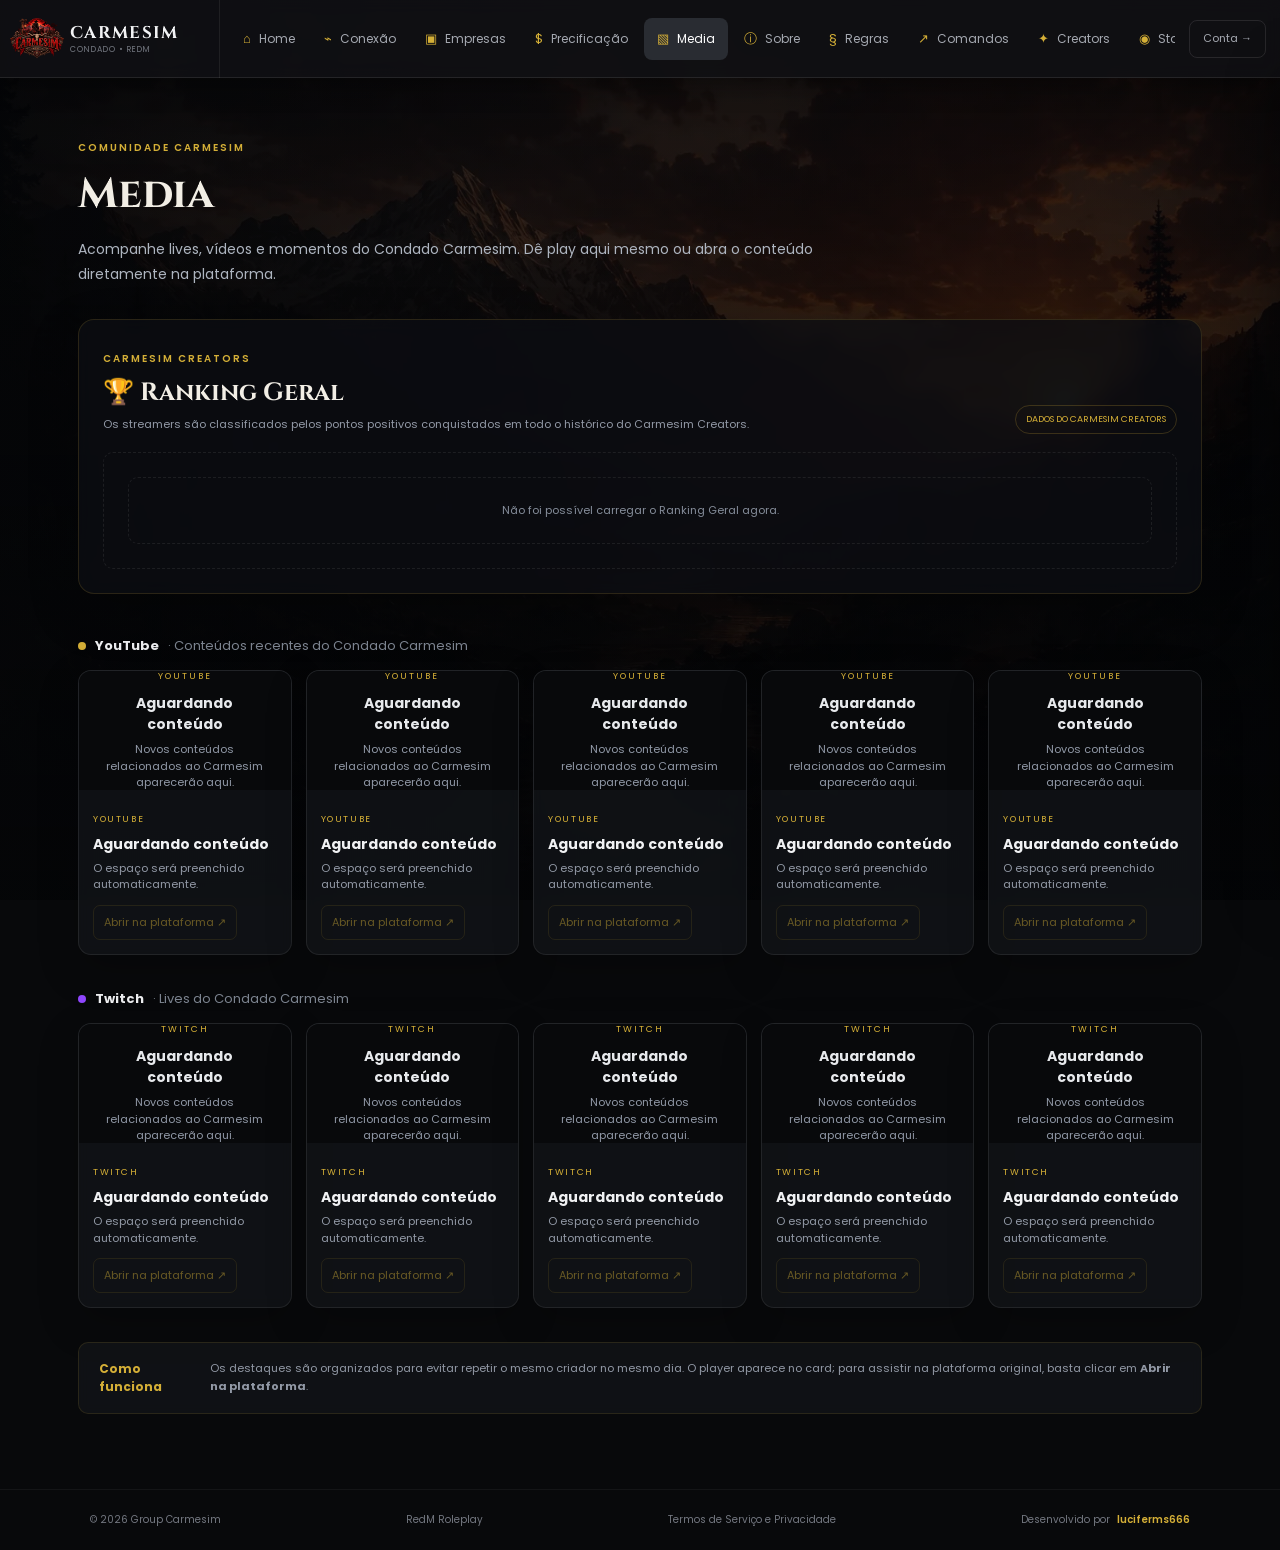
<file: pages/media.html>
<!doctype html><html lang="pt-BR"><head><meta charset="utf-8"><meta name="viewport" content="width=device-width,initial-scale=1">
<title>Media • Condado Carmesim</title>
<link rel="preconnect" href="https://fonts.googleapis.com"><link rel="preconnect" href="https://fonts.gstatic.com" crossorigin>
<link href="https://fonts.googleapis.com/css2?family=Cinzel:wght@600;700&family=Poppins:wght@400;500;600;700&display=swap" rel="stylesheet">
<style>

*{box-sizing:border-box}
html,body{margin:0;padding:0;background:#0b0c0e;color:#f2f3f5;font-family:Poppins,Arial,sans-serif}
body.media-page-body{position:relative;isolation:isolate;min-height:100vh;background:#08090b !important}
body.media-page-body::before{content:"";position:fixed;inset:0;z-index:-2;background-image:linear-gradient(90deg,rgba(5,6,8,.88),rgba(5,6,8,.68) 50%,rgba(5,6,8,.72)),url("../assets/images/background.webp");background-size:cover;background-position:center;background-repeat:no-repeat}
body.media-page-body::after{content:"";position:fixed;inset:0;z-index:-1;background:linear-gradient(180deg,rgba(5,6,8,.20),rgba(5,6,8,.42) 55%,rgba(5,6,8,.78));pointer-events:none}
body.media-page-body .media-page{position:relative;z-index:1}
body.media-page-body .top-panel{background:rgba(16,17,20,.88);backdrop-filter:blur(8px)}
body.media-page-body .media-card,body.media-page-body .media-note{background:rgba(18,20,24,.82);backdrop-filter:blur(6px)}
body{padding-top:78px}
a{text-decoration:none;color:inherit}
.top-panel{position:fixed;top:0;left:0;right:0;width:100%;height:78px;z-index:9999;display:flex;align-items:center;background:#101114;border-bottom:1px solid rgba(255,255,255,.09);box-shadow:0 5px 25px rgba(0,0,0,.4)}
.top-brand{width:220px;height:78px;flex:0 0 220px;display:flex;align-items:center;gap:10px;padding:8px 14px;border-right:1px solid rgba(255,255,255,.07)}
.top-brand-logo{width:46px;height:58px;display:flex;align-items:center;justify-content:center}
.top-brand-logo img{width:54px;height:54px;object-fit:contain}
.top-brand strong{display:block;font:700 17px Cinzel,Georgia,serif;letter-spacing:1.3px}
.top-brand span{display:block;font-size:8px;color:#737780;letter-spacing:1px}
.top-nav{height:100%;display:flex;align-items:center;gap:3px;padding:0 10px;flex:1;overflow-x:auto;scrollbar-width:none}
.top-nav::-webkit-scrollbar{display:none}
.nav-item{height:42px;padding:0 13px;display:flex;align-items:center;gap:8px;border-radius:8px;color:#a4a8b0;font-size:12px;white-space:nowrap}
.nav-item:hover,.nav-item.active{background:#292c32;color:#fff}
.nav-icon{color:#d4af37;font-size:13px}
.top-actions{padding:0 14px;flex:0 0 auto}
.top-account{height:38px;padding:0 13px;display:flex;align-items:center;border:1px solid rgba(255,255,255,.1);border-radius:8px;color:#a4a8b0;font-size:11px;white-space:nowrap}
.top-account:hover{background:#202329;color:#fff}
.mobile-menu{display:none;border:0;background:none;color:#fff;font-size:22px;cursor:pointer}
.main-content{width:100%;min-height:calc(100vh - 78px)}
.breadcrumb-bar{height:48px;padding:0 34px;display:flex;align-items:center;background:#111214;border-bottom:1px solid rgba(255,255,255,.06);font-size:11px;color:#737780}
.breadcrumb-bar b{margin:0 9px;color:#555962}.breadcrumb-bar strong{color:#f2f3f5}
.hero{min-height:580px;position:relative;overflow:hidden;border-bottom:1px solid rgba(255,255,255,.07);background:#111214}
.hero-background{position:absolute;inset:0;background-image:linear-gradient(90deg,rgba(8,9,11,.98),rgba(8,9,11,.80) 52%,rgba(8,9,11,.45)),url("../assets/images/background.webp");background-size:cover;background-position:center;background-repeat:no-repeat}
.hero-content{position:relative;z-index:2;padding:28px 7% 65px}
.hero-logo-space{height:195px;display:flex;justify-content:center;align-items:flex-start}
.hero-logo-space img{width:min(450px,60vw);height:185px;object-fit:contain;object-position:center top;filter:drop-shadow(0 10px 20px rgba(0,0,0,.6))}
.hero-copy{max-width:780px}.eyebrow,.section-kicker{color:#d4af37;font-size:10px;font-weight:600;letter-spacing:2px}
.hero h1{margin:10px 0 0;font:700 clamp(36px,4vw,55px)/1.05 Cinzel,Georgia,serif}.hero h1 span{color:#ddd4bb}
.hero p{max-width:590px;margin:16px 0 0;color:#a4a8b0;line-height:1.8;font-size:13px}
.hero-actions{display:flex;gap:10px;margin-top:24px;flex-wrap:wrap}
.btn{min-height:42px;padding:0 17px;border-radius:7px;display:inline-flex;align-items:center;font-size:12px;font-weight:600}
.btn-primary{background:#8f2525}.btn-secondary{border:1px solid #ffffff1f;background:#ffffff0a}
.content-section{padding:52px 7%}.section-heading{display:flex;justify-content:space-between;align-items:end;gap:30px;margin-bottom:24px}
.section-heading h2{font:700 25px Cinzel,Georgia,serif;margin:7px 0 0}.section-heading p{max-width:430px;color:#a4a8b0;font-size:12px}
.feature-grid{display:grid;grid-template-columns:repeat(2,1fr);gap:10px}
.feature-card{min-height:118px;padding:22px;display:flex;align-items:center;gap:17px;border:1px solid #ffffff0d;border-radius:12px;background:#181a1e}
.feature-card>strong{width:43px;height:43px;display:grid;place-items:center;border-radius:9px;color:#d4af37;background:#d4af3712}
.feature-card h3{font-size:14px;margin:0 0 5px}.feature-card p{color:#a4a8b0;font-size:11px;margin:0}.feature-card em{margin-left:auto;color:#737780;font-style:normal}
.footer{padding:22px 7%;display:flex;justify-content:space-between;border-top:1px solid #ffffff0d;color:#737780;font-size:10px}
.status-overlay{position:fixed;inset:0;background:rgba(0,0,0,.55);opacity:0;visibility:hidden;transition:.2s;z-index:10000}
.status-overlay.open{opacity:1;visibility:visible}
.status-drawer{position:fixed;top:78px;right:0;width:min(390px,92vw);height:calc(100vh - 78px);background:#15171b;border-left:1px solid rgba(255,255,255,.09);box-shadow:-18px 0 55px rgba(0,0,0,.45);transform:translateX(105%);transition:transform .25s ease;z-index:10001;overflow:auto}
.status-drawer.open{transform:translateX(0)}
.status-head{padding:22px;background:linear-gradient(135deg,#6f1e1e,#181a1e 70%);border-bottom:1px solid rgba(255,255,255,.08);position:relative}
.status-head h2{margin:6px 0 0;font:700 24px Cinzel,Georgia,serif}.status-head p{margin:7px 0 0;color:#b5b8be;font-size:11px;line-height:1.6}
.status-close{position:absolute;right:14px;top:14px;width:34px;height:34px;border:1px solid #ffffff20;border-radius:8px;background:#0003;color:#fff;cursor:pointer;font-size:18px}
.status-list{padding:18px}.status-server{padding:18px;margin-bottom:12px;border:1px solid #ffffff10;border-radius:12px;background:#1b1d21}
.status-server-title{display:flex;align-items:center;justify-content:space-between;margin-bottom:15px}.status-server-title strong{font:700 16px Cinzel,Georgia,serif}
.status-badge{padding:5px 9px;border-radius:999px;font-size:9px;font-weight:700;text-transform:uppercase}
.status-badge.online{color:#65d488;background:#3ba55d1f;border:1px solid #3ba55d55}.status-badge.offline{color:#ff7373;background:#8f25251f;border:1px solid #8f252555}
.status-row{min-height:40px;padding:0 11px;display:flex;align-items:center;justify-content:space-between;border-top:1px solid #ffffff0d;color:#a4a8b0;font-size:11px}
.status-value{display:flex;align-items:center;gap:7px;font-weight:600}.status-value i{width:8px;height:8px;border-radius:50%;display:block}
.status-value.online{color:#54c878}.status-value.online i{background:#3ba55d}.status-value.offline{color:#f05b5b}.status-value.offline i{background:#c93636}
@media(max-width:850px){body{padding-top:68px}.top-panel{height:68px}.top-brand{height:68px;width:auto;flex:1;border-right:0}.top-nav{display:none;position:absolute;top:68px;left:0;right:0;height:auto;background:#101114;border-bottom:1px solid #ffffff14;padding:10px;flex-direction:column;align-items:stretch}.top-nav.open{display:flex}.nav-item{width:100%}.mobile-menu{display:block}.top-actions{padding:0 10px}.hero-content,.content-section{padding-left:5%;padding-right:5%}.status-drawer{top:68px;height:calc(100vh - 68px)}}
@media(max-width:650px){.hero{min-height:560px}.hero-logo-space{height:170px}.hero-logo-space img{width:min(390px,90vw);height:160px}.hero h1{font-size:36px}.section-heading{display:block}.feature-grid{grid-template-columns:1fr}.breadcrumb-bar{padding:0 18px}}


.site-footer{border-top:1px solid rgba(255,255,255,.07);padding:16px 7%;background:#0d0f11}
.developer-credit{display:flex;align-items:center;justify-content:center;gap:7px;flex-wrap:wrap;color:#737780;font-size:10px;text-align:center}
.developer-credit strong{color:#d4af37;font-weight:600}
.developer-credit span{color:#555b65}

.developer-discord{color:inherit;text-decoration:none;display:inline-flex;align-items:center}
.developer-discord strong{color:#d4af37;font-weight:600;transition:.2s}
.developer-discord:hover strong{color:#fff;text-decoration:underline}

.status-live-grid{display:grid;grid-template-columns:1fr 1fr;gap:10px;padding:18px;border-bottom:1px solid rgba(255,255,255,.07)}
.status-live-card{min-height:76px;padding:13px;display:flex;align-items:center;gap:11px;border:1px solid rgba(255,255,255,.08);border-radius:10px;background:#1b1d21}
.status-live-icon{width:30px;height:30px;display:grid;place-items:center;border-radius:8px;background:#d4af3712;color:#d4af37;font-size:14px}
.status-live-card span{display:block;color:#777d87;font-size:9px;text-transform:uppercase;letter-spacing:.7px}
.status-live-card strong{display:block;margin-top:4px;color:#d4d7dc;font-size:11px}
.status-live-card.online{border-color:#3ba55d55}.status-live-card.online .status-live-icon{background:#3ba55d1c;color:#55d47b}.status-live-card.online strong{color:#55d47b}
.status-live-card.offline{border-color:#d94a4a55}.status-live-card.offline .status-live-icon{background:#d94a4a1c;color:#f06b6b}.status-live-card.offline strong{color:#f06b6b}
.status-live-card.checking{border-color:#d4af3733}
.status-refresh{margin:0 18px 18px;padding:13px;border-top:1px solid rgba(255,255,255,.07);color:#777d87;font-size:9px}
.status-refresh span{margin-right:7px}.status-refresh strong{color:#d4af37}.status-refresh small{display:block;margin-top:6px;font-size:9px}
@media(max-width:650px){.status-live-grid{grid-template-columns:1fr}}
</style>
<style>
.creator-ranking{margin:0 0 42px;padding:24px;border:1px solid rgba(212,175,55,.16);border-radius:16px;background:rgba(12,14,18,.78);box-shadow:0 18px 50px rgba(0,0,0,.24);backdrop-filter:blur(8px)}
.creator-ranking-head{display:flex;align-items:flex-end;justify-content:space-between;gap:20px;margin-bottom:18px}
.creator-ranking-head h2{margin:7px 0 0;font:700 25px Cinzel,Georgia,serif;color:#f2eee5}
.creator-ranking-head p{margin:7px 0 0;color:#9299a6;font-size:11px;line-height:1.6}
.creator-ranking-source{font-size:9px;color:#d4af37;border:1px solid rgba(212,175,55,.22);border-radius:999px;padding:7px 10px;white-space:nowrap}
.creator-ranking-grid{display:grid;grid-template-columns:repeat(5,minmax(0,1fr));gap:12px;margin-bottom:12px}
.creator-rank-card{position:relative;min-height:205px;padding:18px 14px;border:1px solid rgba(255,255,255,.08);border-radius:12px;background:rgba(24,26,30,.86);text-align:center}
.creator-rank-card.rank-1{border-color:rgba(212,175,55,.38);transform:translateY(-3px)}
.creator-rank-medal{font-size:25px;line-height:1;margin-bottom:9px}
.creator-rank-avatar{width:76px;height:76px;margin:-1px auto 9px;border-radius:50%;object-fit:cover;border:1px solid rgba(212,175,55,.25);background:#101114}
.creator-rank-avatar-fallback{width:76px;height:76px;margin:-1px auto 9px;border-radius:50%;display:grid;place-items:center;border:1px solid rgba(212,175,55,.25);background:#101114;color:#d4af37;font-weight:700}
.creator-rank-card strong{display:block;color:#f0f1f3;font-size:13px;white-space:nowrap;overflow:hidden;text-overflow:ellipsis}
.creator-rank-card small{display:block;margin-top:5px;color:#858d9a;font-size:9px;text-transform:uppercase;letter-spacing:.8px}
.creator-rank-points{display:block;margin-top:9px;color:#d4af37;font-weight:700;font-size:14px}
.creator-ranking-list{display:flex;flex-direction:column;gap:7px}
.creator-ranking-row{display:grid;grid-template-columns:42px 1fr auto auto;align-items:center;gap:12px;padding:11px 13px;border:1px solid rgba(255,255,255,.06);border-radius:9px;background:rgba(18,20,24,.72)}
.creator-ranking-position{color:#777f8b;font-weight:700;font-size:12px;text-align:center}
.creator-ranking-name{font-size:11px;color:#e4e6ea;font-weight:600}.creator-ranking-category{margin-left:7px;color:#777f8b;font-size:9px}
.creator-ranking-points{color:#d4af37;font-size:11px;font-weight:700}.creator-ranking-current{color:#858d9a;font-size:10px}
.creator-ranking-loading,.creator-ranking-empty{padding:24px;text-align:center;color:#858d9a;font-size:11px;border:1px dashed rgba(255,255,255,.08);border-radius:10px}
@media(max-width:1100px){.creator-ranking-grid{grid-template-columns:repeat(3,minmax(0,1fr))}.creator-rank-card{min-height:195px}}
@media(max-width:800px){.creator-ranking-grid{grid-template-columns:repeat(2,minmax(0,1fr))}.creator-rank-card.rank-1{transform:none}.creator-ranking-head{display:block}.creator-ranking-source{display:inline-block;margin-top:12px}.creator-ranking-row{grid-template-columns:32px 1fr auto}.creator-ranking-current{display:none}}
@media(max-width:520px){.creator-ranking-grid{grid-template-columns:1fr}.creator-rank-card{min-height:205px}}
</style>
<style>
.media-page{max-width:1180px;margin:0 auto;padding:55px 28px 75px}
.media-hero{margin-bottom:32px}
.media-hero h1{font:700 42px Cinzel,Georgia,serif;color:#f2eee5;margin:8px 0 12px}
.media-hero p{max-width:760px;color:#aeb5c0;font-size:14px;line-height:1.8}
.media-grid{display:block}.media-group{margin-bottom:34px}.media-group-title{display:flex;align-items:center;gap:9px;margin:0 0 14px;font-size:13px;font-weight:700;color:#f0f1f3}.media-group-title .platform-dot{width:8px;height:8px;border-radius:50%;display:inline-block;background:#d4af37}.media-group.twitch .platform-dot{background:#9147ff}.media-row{display:grid;grid-template-columns:repeat(5,minmax(0,1fr));gap:14px}
.media-card{overflow:hidden;border:1px solid rgba(255,255,255,.08);border-radius:13px;background:rgba(18,20,24,.94);box-shadow:0 15px 40px rgba(0,0,0,.22)}
.media-player{position:relative;aspect-ratio:16/9;background:#08090b;overflow:hidden}
.media-player iframe{display:block;width:100%;height:100%;border:0}
.media-placeholder{height:100%;display:flex;flex-direction:column;align-items:center;justify-content:center;text-align:center;padding:20px;color:#9098a6}
.media-platform{font-size:9px;letter-spacing:2px;color:#d4af37;margin-bottom:10px}
.media-placeholder strong{font-size:14px;color:#e7e9ec}
.media-placeholder small{margin-top:6px;font-size:11px;line-height:1.5}
.media-card-info{padding:14px}
.media-source{font-size:9px;letter-spacing:1.6px;text-transform:uppercase;color:#d4af37}
.media-card h2{font-size:14px;color:#f0f1f3;margin:5px 0}
.media-card p{font-size:11px;color:#9299a6;line-height:1.5;margin:0 0 12px}
.media-open{display:inline-flex;padding:8px 10px;border-radius:7px;border:1px solid rgba(212,175,55,.25);color:#d4af37;font-size:11px;text-decoration:none}
.media-open[aria-disabled="true"]{opacity:.45;pointer-events:none}
.media-note{margin-top:22px;padding:17px 20px;border:1px solid rgba(212,175,55,.13);border-radius:10px;background:rgba(18,20,24,.75);display:flex;gap:12px;align-items:center}
.media-note strong{color:#d4af37;font-size:12px}
.media-note span{font-size:11px;color:#9299a6;line-height:1.6}
@media(max-width:1050px){.media-row{grid-template-columns:repeat(2,minmax(0,1fr))}}
@media(max-width:620px){.media-page{padding:40px 16px}.media-row{grid-template-columns:1fr}.media-note{flex-direction:column;align-items:flex-start}}
</style>

<style>
.media-player{position:relative}
.media-live-badge{position:absolute;top:10px;left:10px;padding:5px 8px;border-radius:6px;background:#b31d2c;color:#fff;font-size:9px;font-weight:700;letter-spacing:1px;z-index:2;box-shadow:0 5px 15px rgba(0,0,0,.35)}
.media-card-info p strong{color:#e6e8ec}
</style>
<link rel="icon" type="image/x-icon" href="../favicon.ico">
<link rel="shortcut icon" type="image/x-icon" href="../favicon.ico">
<link rel="icon" type="image/png" sizes="32x32" href="../assets/images/favicon.png">
</head><body class="immersive-page media-page-body"><header class="top-panel">
<a class="top-brand" href="../index.html"><div class="top-brand-logo"><img src="../assets/images/logo.webp" alt="Logo Carmesim"></div><div><strong>CARMESIM</strong><span>CONDADO • REDM</span></div></a>
<button class="mobile-menu" id="mobileMenu" aria-label="Menu">☰</button>
<nav class="top-nav" id="topNav"><a class="nav-item" href="../index.html"><span class="nav-icon">⌂</span>Home</a><a class="nav-item" href="conexao.html"><span class="nav-icon">⌁</span>Conexão</a><a class="nav-item" href="empresas.html"><span class="nav-icon">▣</span>Empresas</a><a class="nav-item" href="precificacao.html"><span class="nav-icon">$</span>Precificação</a><a class="nav-item active" href="media.html"><span class="nav-icon">▧</span>Media</a><a class="nav-item" href="sobre.html"><span class="nav-icon">ⓘ</span>Sobre</a><a class="nav-item" href="regras.html"><span class="nav-icon">§</span>Regras</a><a class="nav-item" href="comandos.html" data-player-commands><span class="nav-icon">↗</span>Comandos</a><a class="nav-item" href="/streamer/index.php"><span class="nav-icon">✦</span>Creators</a><a class="nav-item" href="#" data-status-open><span class="nav-icon">◉</span>Status</a></nav>
<div class="top-actions"><a class="top-account" href="conta.html">Conta →</a></div>
</header>

<main class="media-page">
  <section class="media-hero">
    <span class="section-kicker">COMUNIDADE CARMESIM</span>
    <h1>Media</h1>
    <p>Acompanhe lives, vídeos e momentos do Condado Carmesim. Dê play aqui mesmo ou abra o conteúdo diretamente na plataforma.</p>
  </section>

  <section class="creator-ranking" id="creatorRanking">
    <div class="creator-ranking-head">
      <div>
        <span class="section-kicker">CARMESIM CREATORS</span>
        <h2>🏆 Ranking Geral</h2>
        <p>Os streamers são classificados pelos pontos positivos conquistados em todo o histórico do Carmesim Creators.</p>
      </div>
      <span class="creator-ranking-source">DADOS DO CARMESIM CREATORS</span>
    </div>
    <div id="creatorRankingContent" class="creator-ranking-loading">Carregando ranking...</div>
  </section>

  <section class="media-grid" id="mediaGrid">
    <section class="media-group youtube">
      <h2 class="media-group-title"><span class="platform-dot"></span>YouTube <span style="font-weight:400;color:#7f8793">· Conteúdos recentes do Condado Carmesim</span></h2>
      <div class="media-row" id="youtubeRow"></div>
    </section>
    <section class="media-group twitch">
      <h2 class="media-group-title"><span class="platform-dot"></span>Twitch <span style="font-weight:400;color:#7f8793">· Lives do Condado Carmesim</span></h2>
      <div class="media-row" id="twitchRow"></div>
    </section>
  </section>

  <section class="media-note">
    <strong>Como funciona</strong>
    <span>Os destaques são organizados para evitar repetir o mesmo criador no mesmo dia. O player aparece no card; para assistir na plataforma original, basta clicar em <b>Abrir na plataforma</b>.</span>
  </section>
</main>
<div class="status-overlay" id="statusOverlay"></div>
<aside class="status-drawer" id="statusDrawer">
<div class="status-head">
  <button class="status-close" id="statusClose" type="button">×</button>
  <span class="section-kicker">CONDADO CARMESIM</span>
  <h2>Status dos Servidores</h2>
  <p>Verificação em tempo real do servidor RedM e da conexão CFX.</p>
</div>

<div class="status-live-grid">
  <div class="status-live-card" id="redmStatusCard">
    <div class="status-live-icon">●</div>
    <div><span>Servidor RedM</span><strong id="redmStatusText">Verificando...</strong></div>
  </div>
  <div class="status-live-card" id="cfxStatusCard">
    <div class="status-live-icon">↗</div>
    <div><span>Conexão CFX</span><strong id="cfxStatusText">Verificando...</strong></div>
  </div>
</div>

<div class="status-list">
  <div class="status-server">
    <div class="status-server-title">
      <strong>Condado Carmesim</strong>
      <span class="status-badge" id="classicBadge">Verificando</span>
    </div>
    <div class="status-row"><span>Servidor</span><span class="status-value" id="classicServerValue"><i></i>Verificando...</span></div>
    <div class="status-row"><span>Jogadores</span><span class="status-value" id="classicPlayersValue"><i></i>-- online</span></div>
  </div>
</div>

<div class="status-refresh">
  <span>Atualização automática</span>
  <strong>60 segundos</strong>
  <small>Última verificação: <b id="statusLastUpdate">--:--:--</b></small>
</div>
</aside><script>

const menu=document.getElementById("mobileMenu");
const nav=document.getElementById("topNav");
if(menu&&nav)menu.addEventListener("click",()=>nav.classList.toggle("open"));

const overlay=document.getElementById("statusOverlay");
const drawer=document.getElementById("statusDrawer");
const close=document.querySelector("[data-status-close]");
function openStatus(){if(drawer&&overlay){drawer.classList.add("open");overlay.classList.add("open");document.body.style.overflow="hidden";}}
function closeStatus(){if(drawer&&overlay){drawer.classList.remove("open");overlay.classList.remove("open");document.body.style.overflow="";}}
document.querySelectorAll("[data-status-open]").forEach(el=>el.addEventListener("click",e=>{e.preventDefault();openStatus();}));
if(close)close.addEventListener("click",closeStatus);
if(overlay)overlay.addEventListener("click",closeStatus);
document.addEventListener("keydown",e=>{if(e.key==="Escape")closeStatus();});

</script><script src="../assets/js/media.js"></script>
<script>
(async function(){
 const box=document.getElementById('creatorRankingContent');
 if(!box)return;
 const esc=v=>String(v??'').replace(/[&<>"']/g,c=>({'&':'&amp;','<':'&lt;','>':'&gt;','"':'&quot;',"'":'&#039;'}[c]));
 const medal=r=>r===1?'🥇':r===2?'🥈':r===3?'🥉':'#'+r;
 const points=v=>Number(v||0).toLocaleString('pt-BR');
 function avatar(item){
   if(item.discord_avatar){return `<img class="creator-rank-avatar" src="${esc(item.discord_avatar)}" alt="Avatar de ${esc(item.name)}" loading="lazy">`;}
   return `<div class="creator-rank-avatar-fallback">${esc((item.name||'?').trim().charAt(0).toUpperCase())}</div>`;
 }
 try{
   const r=await fetch('../api/creators-ranking.php?ts='+Date.now(),{cache:'no-store'});
   const d=await r.json();
   const rows=Array.isArray(d.ranking)?d.ranking:[];
   if(!rows.length){box.innerHTML='<div class="creator-ranking-empty">Nenhum streamer disponível no ranking.</div>';return;}
   const top=rows.slice(0,5);
   let html='<div class="creator-ranking-grid">';
   top.forEach(item=>{
     html+=`<article class="creator-rank-card rank-${item.rank}">
       <div class="creator-rank-medal">${medal(Number(item.rank))}</div>
       ${avatar(item)}
       <strong>${esc(item.name)}</strong>
       <small>${esc(item.category||'Streamer')}</small>
       <span class="creator-rank-points">${points(item.total_points)} pts</span>
     </article>`;
   });
   html+='</div>';
   box.innerHTML=html;
 }catch(e){
   box.innerHTML='<div class="creator-ranking-empty">Não foi possível carregar o Ranking Geral agora.</div>';
   console.warn('Ranking Geral Carmesim Creators:',e);
 }
})();
</script>
<script>
(async function(){
 const youtubeRow=document.getElementById('youtubeRow');
 const twitchRow=document.getElementById('twitchRow');
 if(!youtubeRow||!twitchRow)return;
 const esc=v=>String(v??'').replace(/[&<>"']/g,c=>({'&':'&amp;','<':'&lt;','>':'&gt;','"':'&quot;',"'":'&#039;'}[c]));
 function card(x){
   const p=(x.platform||'').toLowerCase();
   const src=p==='youtube'?'YouTube':'Twitch';
   const title=esc(x.title||x.creator||'Conteúdo Carmesim');
   const creator=esc(x.creator||'Criador');
   const cat=esc(x.category||'');
   const views=x.views!=null?' · '+Number(x.views).toLocaleString('pt-BR')+' visualizações':'';
   return `<article class="media-card ${x.live?'media-live':''}">
     <div class="media-player">
       ${x.embedUrl?`<iframe src="${esc(x.embedUrl)}" title="${title}" loading="lazy" allow="autoplay; encrypted-media; picture-in-picture; fullscreen" allowfullscreen></iframe>`:`<div class="media-placeholder"><span class="media-platform">${src.toUpperCase()}</span><strong>Aguardando conteúdo</strong><small>Novos conteúdos serão selecionados automaticamente.</small></div>`}
       ${x.live?'<span class="media-live-badge">● AO VIVO</span>':''}
     </div>
     <div class="media-card-info">
       <div><span class="media-source">${src}${cat?' · '+cat:''}</span><h2>${creator}</h2><p><strong>${title}</strong>${views}</p></div>
       <a class="media-open" href="${esc(x.url||'#')}" target="_blank" rel="noopener">Abrir na ${src} ↗</a>
     </div>
   </article>`;
 }
 function placeholders(platform,count){
   const src=platform==='youtube'?'YouTube':'Twitch';
   return Array.from({length:count},()=>`<article class="media-card"><div class="media-player"><div class="media-placeholder"><span class="media-platform">${src.toUpperCase()}</span><strong>Aguardando conteúdo</strong><small>Novos conteúdos relacionados ao Carmesim aparecerão aqui.</small></div></div><div class="media-card-info"><div><span class="media-source">${src}</span><h2>Aguardando conteúdo</h2><p>O espaço será preenchido automaticamente.</p></div><a class="media-open" href="#" aria-disabled="true">Abrir na plataforma ↗</a></div></article>`).join('');
 }
 try{
   const r=await fetch('../api/media.php?ts='+Date.now(),{cache:'no-store'});
   const d=await r.json();
   const yt=Array.isArray(d.youtube)?d.youtube.slice(0,5):[];
   const tw=Array.isArray(d.twitch)?d.twitch.slice(0,5):[];
   youtubeRow.innerHTML=yt.map(card).join('')+placeholders('youtube',Math.max(0,5-yt.length));
   twitchRow.innerHTML=tw.map(card).join('')+placeholders('twitch',Math.max(0,5-tw.length));
 }catch(e){
   youtubeRow.innerHTML=placeholders('youtube',5);
   twitchRow.innerHTML=placeholders('twitch',5);
   console.warn('Media Carmesim:',e);
 }
})();
</script>
<footer class="footer"><span>© 2026 Group Carmesim</span><span>RedM Roleplay</span><span><a class="terms-link" href="termos.html">Termos de Serviço e Privacidade</a></span><div class="developer-credit">Desenvolvido por <a class="developer-discord" href="https://discord.com/users/207712204890439680" target="_blank" rel="noopener noreferrer"><strong>luciferms666</strong></a></div></footer>
</body></html>
</file>
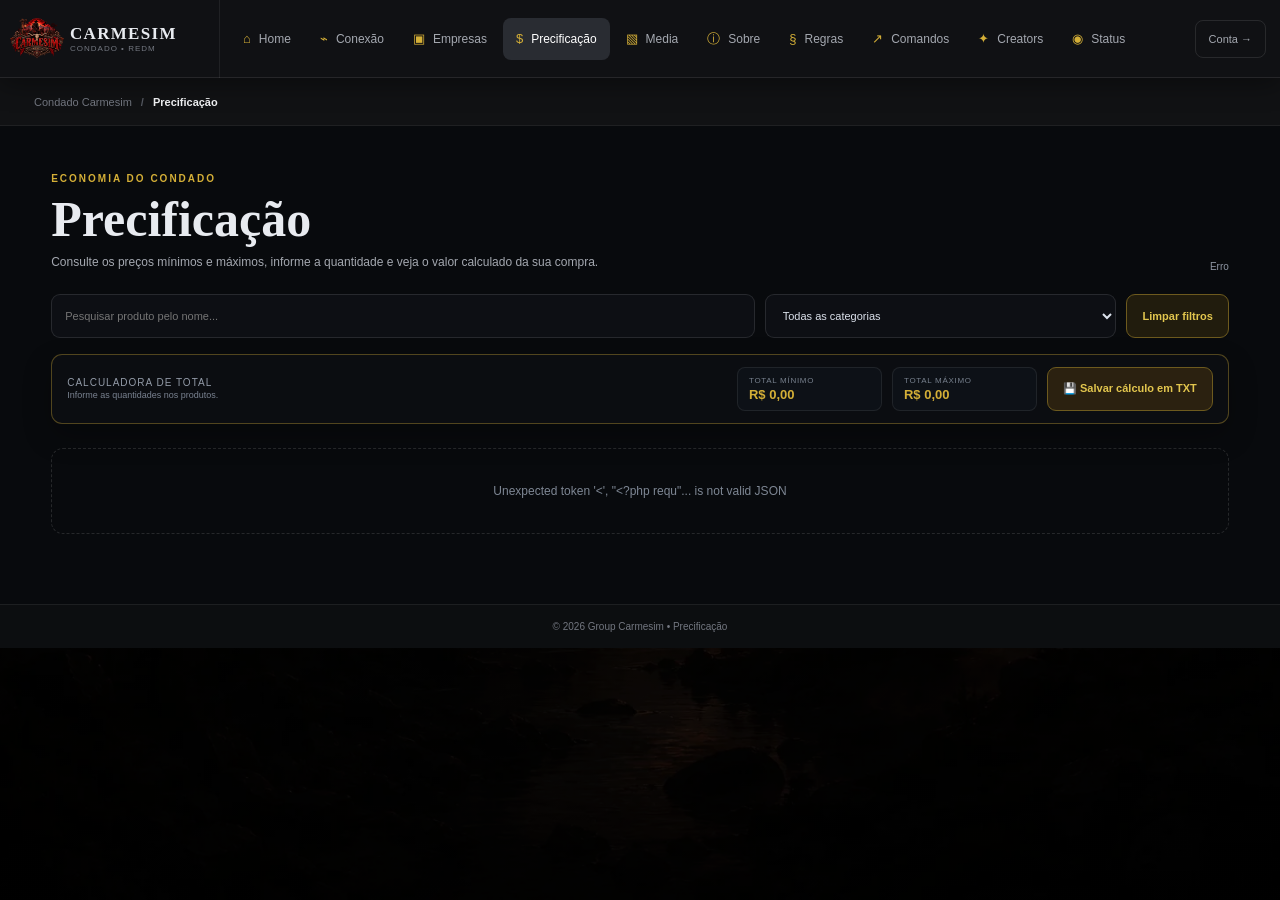
<file: pages/precificacao.html>
<!doctype html>
<html lang="pt-BR">
<head>
<meta charset="utf-8"><meta name="viewport" content="width=device-width,initial-scale=1">
<title>Precificação • Condado Carmesim</title>
<link rel="stylesheet" href="../style.css?v=pricing3">
<style>
:root{--gold:#d4af37;--gold2:#8f7620;--line:rgba(255,255,255,.10);--panel:rgba(10,13,17,.92)}
body{margin:0;background:#080a0d;color:#e8ebf0;font-family:Poppins,Arial,sans-serif}
body:before{content:"";position:fixed;inset:0;background:linear-gradient(rgba(0,0,0,.50),rgba(0,0,0,.78)),url('../assets/images/background.webp') center/cover no-repeat;z-index:-2;pointer-events:none}
body:after{content:"";position:fixed;inset:0;background:rgba(0,0,0,.18);z-index:-1;pointer-events:none}
.price-wrap{width:min(1220px,92%);margin:0 auto;padding:42px 0 70px}.price-head{display:flex;justify-content:space-between;align-items:end;gap:25px;margin-bottom:22px}.eyebrow{color:var(--gold);font-size:10px;font-weight:800;letter-spacing:2px}.price-head h1{margin:7px 0 6px;font:700 clamp(34px,4vw,50px)/1.05 Cinzel,Georgia,serif}.price-head p{margin:0;color:#a4a8b0;font-size:12px;max-width:760px;line-height:1.7}.price-count{color:#8d95a2;font-size:10px;white-space:nowrap}
.filters{display:grid;grid-template-columns:1.6fr .8fr auto;gap:10px;margin-bottom:16px}.control{height:44px;border:1px solid rgba(255,255,255,.11);border-radius:9px;background:rgba(14,17,22,.88);color:#dce2ec;padding:0 13px;outline:none;font:inherit;font-size:11px}.control:focus{border-color:var(--gold)}.clear-btn,.save-txt{height:44px;border:1px solid #6d5a1e;border-radius:9px;background:#211c0d;color:#e2c64e;font-weight:700;font-size:11px;padding:0 15px;cursor:pointer}.save-txt{background:#2b2110}
.calculator{position:sticky;top:66px;z-index:4;display:flex;align-items:center;justify-content:space-between;gap:18px;margin:0 0 24px;padding:12px 15px;border:1px solid rgba(212,175,55,.35);border-radius:11px;background:rgba(12,14,18,.95);box-shadow:0 12px 28px rgba(0,0,0,.25);backdrop-filter:blur(8px)}.calc-title{font-size:10px;color:#929aa7;text-transform:uppercase;letter-spacing:1px}.calc-items{font-size:9px;color:#798290;margin-top:2px}.calc-values{display:flex;gap:10px;align-items:center;flex-wrap:wrap}.calc-box{min-width:145px;padding:8px 11px;border-radius:8px;background:#0d1117;border:1px solid rgba(255,255,255,.08)}.calc-box small{display:block;color:#77808d;font-size:8px;text-transform:uppercase;letter-spacing:.7px}.calc-box strong{display:block;margin-top:2px;color:var(--gold);font-size:13px}.calc-actions{display:flex;gap:8px;flex-wrap:wrap}
.category-section{margin-top:22px;border:1px solid rgba(255,255,255,.09);border-radius:12px;background:rgba(10,13,17,.78);overflow:hidden}.category-title{display:flex;align-items:center;justify-content:space-between;gap:15px;padding:13px 15px;border-bottom:1px solid rgba(255,255,255,.08)}.category-title h2{margin:0;font:700 19px Cinzel,Georgia,serif}.category-title span{font-size:9px;color:#7e8794}.products-list{width:100%}.product-row{position:relative;z-index:1;display:grid;grid-template-columns:68px minmax(180px,1.8fr) 130px 130px 110px 180px;align-items:center;gap:12px;padding:11px 14px;border-bottom:1px solid rgba(255,255,255,.065);transition:.15s}.product-row:last-child{border-bottom:0}.product-row.has-qty{background:rgba(212,175,55,.045);box-shadow:inset 2px 0 rgba(212,175,55,.55)}.product-photo{width:58px;height:58px;border-radius:8px;background:#0b0e12;border:1px solid rgba(255,255,255,.09);display:flex;align-items:center;justify-content:center;overflow:visible;position:relative;z-index:2}.product-photo img{width:100%;height:100%;object-fit:contain;border-radius:7px;transition:transform .22s ease,filter .22s ease,box-shadow .22s ease;transform-origin:center center;position:relative;z-index:3}.product-photo:hover{z-index:100}.product-photo:hover img{transform:scale(2.15);box-shadow:0 14px 38px rgba(0,0,0,.72);filter:brightness(1.08)}.no-photo{font-size:9px;color:#697282;text-align:center}.product-name{font-weight:700;font-size:12px}.product-price{font-size:10px;color:#9ca5b2}.product-price strong{display:block;color:var(--gold);font-size:11px;margin-top:2px}.quantity-input{width:100%;height:36px;box-sizing:border-box;border:1px solid #344052;border-radius:7px;background:#090d13;color:#fff;padding:0 9px;font:700 11px Poppins,Arial,sans-serif;outline:none}.quantity-input:focus{border-color:var(--gold)}.row-total{font-size:9px;color:#747e8c;line-height:1.55}.row-total strong{color:#c9d0da;font-size:10px}.empty{padding:35px;text-align:center;border:1px dashed rgba(255,255,255,.12);border-radius:12px;color:#7e8794;font-size:12px;background:rgba(10,12,15,.65)}.site-footer{border-top:1px solid rgba(255,255,255,.07);padding:16px 7%;color:#737780;font-size:10px;text-align:center;background:rgba(13,15,17,.8)}
@media(max-width:1050px){.product-row{grid-template-columns:60px minmax(150px,1.5fr) 110px 110px 100px 150px}.product-photo{width:52px;height:52px}}
@media(max-width:850px){body{padding-top:58px}.top-panel{height:58px}.price-head{display:block}.price-count{display:block;margin-top:9px}.filters{grid-template-columns:1fr}.calculator{top:58px;align-items:flex-start;flex-direction:column}.product-row{grid-template-columns:58px 1fr 110px;gap:10px}.product-price{grid-column:2}.quantity-input{grid-column:3;grid-row:1 / span 2}.row-total{grid-column:2 / -1}.product-photo{grid-row:1 / span 2}}
@media(max-width:520px){.product-row{grid-template-columns:50px 1fr}.product-photo{width:46px;height:46px}.quantity-input{grid-column:2;grid-row:auto}.product-price{grid-column:2}.row-total{grid-column:2}.calc-values{width:100%}.calc-box{flex:1;min-width:0}.price-wrap{width:94%}}
</style>
</head>
<body>
<header class="top-panel"><a class="top-brand" href="../index.html"><div class="top-brand-logo"><img src="../assets/images/logo.webp" alt="Logo Carmesim"></div><div><strong>CARMESIM</strong><span>CONDADO • REDM</span></div></a><button class="mobile-menu" id="mobileMenu" aria-label="Menu">☰</button><nav class="top-nav" id="topNav"><a class="nav-item" href="../index.html"><span class="nav-icon">⌂</span>Home</a><a class="nav-item" href="conexao.html"><span class="nav-icon">⌁</span>Conexão</a><a class="nav-item" href="empresas.html"><span class="nav-icon">▣</span>Empresas</a><a class="nav-item active" href="precificacao.html"><span class="nav-icon">$</span>Precificação</a><a class="nav-item" href="media.html"><span class="nav-icon">▧</span>Media</a><a class="nav-item" href="sobre.html"><span class="nav-icon">ⓘ</span>Sobre</a><a class="nav-item" href="regras.html"><span class="nav-icon">§</span>Regras</a><a class="nav-item" href="comandos.html"><span class="nav-icon">↗</span>Comandos</a><a class="nav-item" href="/streamer/index.php"><span class="nav-icon">✦</span>Creators</a><a class="nav-item" href="#" data-status-open><span class="nav-icon">◉</span>Status</a></nav><div class="top-actions"><a class="top-account" href="conta.html">Conta →</a></div></header>
<main><div class="breadcrumb-bar"><span>Condado Carmesim</span><b>/</b><strong>Precificação</strong></div>
<section class="price-wrap"><div class="price-head"><div><span class="eyebrow">ECONOMIA DO CONDADO</span><h1>Precificação</h1><p>Consulte os preços mínimos e máximos, informe a quantidade e veja o valor calculado da sua compra.</p></div><span class="price-count" id="count">Carregando...</span></div>
<div class="filters"><input class="control" id="search" placeholder="Pesquisar produto pelo nome..."><select class="control" id="category"><option value="">Todas as categorias</option></select><button class="clear-btn" id="clear" type="button">Limpar filtros</button></div>
<div class="calculator"><div><div class="calc-title">Calculadora de total</div><div class="calc-items" id="calcItems">Informe as quantidades nos produtos.</div></div><div class="calc-values"><div class="calc-box"><small>Total mínimo</small><strong id="totalMin">R$ 0,00</strong></div><div class="calc-box"><small>Total máximo</small><strong id="totalMax">R$ 0,00</strong></div><div class="calc-actions"><button class="save-txt" id="saveTxt" type="button">💾 Salvar cálculo em TXT</button></div></div></div>
<div id="content"><div class="empty">Carregando produtos...</div></div></section></main><footer class="site-footer">© 2026 Group Carmesim • Precificação</footer>
<script>
const API='../api/precificacao_public.php';let data={categories:[],products:[]};
const money=v=>Number(v||0).toLocaleString('pt-BR',{style:'currency',currency:'BRL'});
function imgSrc(photo){if(!photo)return '';if(/^https?:\/\//i.test(photo))return photo;return '../assets/images/precificacao/'+encodeURIComponent(photo)}
function esc(s){return String(s??'').replace(/[&<>"']/g,m=>({'&':'&amp;','<':'&lt;','>':'&gt;','"':'&quot;',"'":'&#039;'}[m]))}
function calculate(){let min=0,max=0,count=0,items=0;document.querySelectorAll('.quantity-input').forEach(input=>{const q=Math.max(0,Number(input.value)||0);const pmin=Number(input.dataset.min)||0;const pmax=Number(input.dataset.max)||0;const card=input.closest('.product-row');const subMin=q*pmin,subMax=q*pmax;min+=subMin;max+=subMax;if(q>0){count+=q;items++;}const sm=card?.querySelector('.subtotal-min');const sx=card?.querySelector('.subtotal-max');if(sm)sm.textContent=money(subMin);if(sx)sx.textContent=money(subMax);if(card)card.classList.toggle('has-qty',q>0)});document.getElementById('totalMin').textContent=money(min);document.getElementById('totalMax').textContent=money(max);document.getElementById('calcItems').textContent=items?`${items} produto(s) • ${count} unidade(s)`:'Informe as quantidades nos produtos.'}
function render(){const q=document.getElementById('search').value.trim().toLowerCase();const cat=document.getElementById('category').value;let ps=data.products.filter(p=>(!cat||String(p.category_id)===cat)&&(!q||String(p.item_name).toLowerCase().includes(q)));document.getElementById('count').textContent=ps.length+' produto'+(ps.length===1?'':'s');const box=document.getElementById('content');if(!ps.length){box.innerHTML='<div class="empty">Nenhum produto encontrado.</div>';calculate();return;}const by={};ps.forEach(p=>(by[p.category_id]??=[]).push(p));box.innerHTML=Object.entries(by).map(([cid,arr])=>{const c=data.categories.find(x=>String(x.id)===String(cid));return '<section class="category-section"><div class="category-title"><h2>'+esc(c?.name||'Categoria')+'</h2><span>'+arr.length+' item'+(arr.length===1?'':'s')+'</span></div><div class="products-list">'+arr.map(p=>{const photo=imgSrc(p.photo);return '<div class="product-row"><div class="product-photo">'+(photo?'<img src="'+photo+'" alt="'+esc(p.item_name)+'">':'<span class="no-photo">Sem foto</span>')+'</div><div><div class="product-name">'+esc(p.item_name)+'</div><div class="product-price">Preço mínimo <strong>'+money(p.price_min)+'</strong> · máximo <strong>'+money(p.price_max)+'</strong></div></div><div class="product-price">Mínimo<strong>'+money(p.price_min)+'</strong></div><div class="product-price">Máximo<strong>'+money(p.price_max)+'</strong></div><input class="quantity-input" type="number" min="0" step="1" value="0" data-min="'+Number(p.price_min)+'" data-max="'+Number(p.price_max)+'" aria-label="Quantidade de '+esc(p.item_name)+'"><div class="row-total">Mín: <strong class="subtotal-min">R$ 0,00</strong><br>Máx: <strong class="subtotal-max">R$ 0,00</strong></div></div>'}).join('')+'</div></section>'}).join('');document.querySelectorAll('.quantity-input').forEach(i=>i.addEventListener('input',calculate));calculate()}
async function load(){try{const r=await fetch(API,{cache:'no-store'});const j=await r.json();if(!j.ok)throw new Error(j.error||'Não foi possível carregar a precificação.');data=j;const select=document.getElementById('category');data.categories.forEach(c=>{const o=document.createElement('option');o.value=c.id;o.textContent=c.name;select.appendChild(o)});render()}catch(e){document.getElementById('content').innerHTML='<div class="empty">'+esc(e.message)+'</div>';document.getElementById('count').textContent='Erro'}}
function saveTxt(){const rows=[];let totalMin=0,totalMax=0,units=0,items=0;document.querySelectorAll('.quantity-input').forEach(input=>{const q=Math.max(0,Number(input.value)||0);if(!q)return;const row=input.closest('.product-row');const name=row?.querySelector('.product-name')?.textContent.trim()||'Produto';const section=input.closest('.category-section');const category=section?.querySelector('.category-title h2')?.textContent.trim()||'Categoria';const pmin=Number(input.dataset.min)||0,pmax=Number(input.dataset.max)||0;const sm=q*pmin,sx=q*pmax;totalMin+=sm;totalMax+=sx;units+=q;items++;rows.push({category,name,q,pmin,pmax,sm,sx})});if(!rows.length){alert('Informe pelo menos uma quantidade antes de salvar.');return}const lines=['CARMESIM — PRECIFICAÇÃO','Data: '+new Date().toLocaleString('pt-BR'),'','ITENS CALCULADOS',''];let current='';rows.forEach(x=>{if(x.category!==current){current=x.category;lines.push('['+current+']')}lines.push(`${x.name} | Quantidade: ${x.q} | Mínimo: ${money(x.sm)} | Máximo: ${money(x.sx)}`)});lines.push('','RESUMO','Produtos: '+items,'Unidades: '+units,'Total mínimo: '+money(totalMin),'Total máximo: '+money(totalMax));const blob=new Blob([lines.join('\r\n')],{type:'text/plain;charset=utf-8'});const a=document.createElement('a');a.href=URL.createObjectURL(blob);a.download='carmesim-precificacao-'+new Date().toISOString().slice(0,10)+'.txt';document.body.appendChild(a);a.click();a.remove();URL.revokeObjectURL(a.href)}
document.getElementById('search').addEventListener('input',render);document.getElementById('category').addEventListener('change',render);document.getElementById('clear').addEventListener('click',()=>{document.getElementById('search').value='';document.getElementById('category').value='';render()});document.getElementById('saveTxt').addEventListener('click',saveTxt);load();
</script></body></html>
</file>
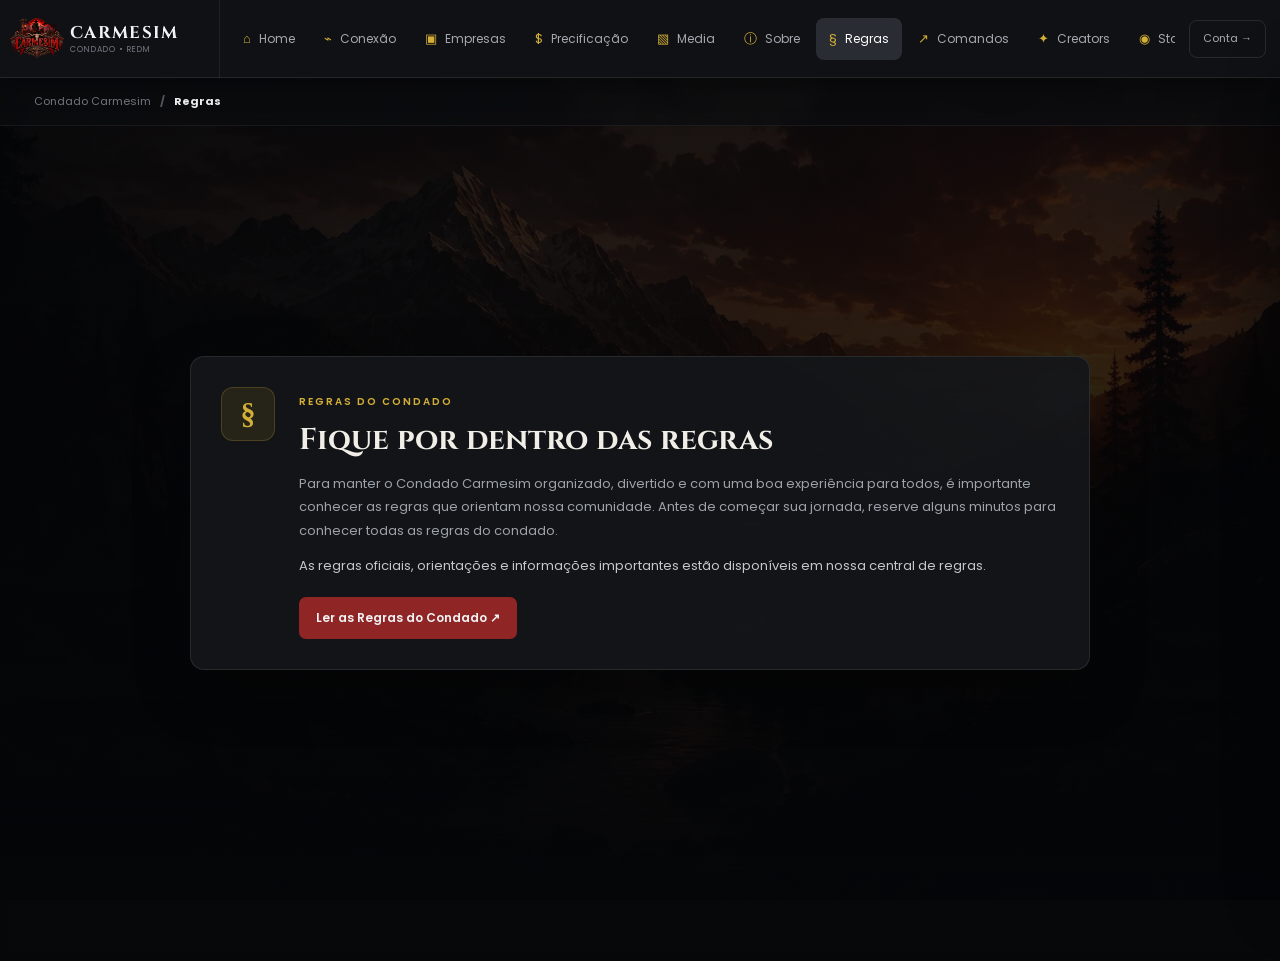
<file: pages/regras.html>
<!doctype html><html lang="pt-BR"><head><meta charset="utf-8"><meta name="viewport" content="width=device-width,initial-scale=1">
<title>Regras • Condado Carmesim</title>
<link rel="preconnect" href="https://fonts.googleapis.com"><link rel="preconnect" href="https://fonts.gstatic.com" crossorigin>
<link href="https://fonts.googleapis.com/css2?family=Cinzel:wght@600;700&family=Poppins:wght@400;500;600;700&display=swap" rel="stylesheet">
<style>

*{box-sizing:border-box}
html,
body{padding-top:78px}
a{text-decoration:none;color:inherit}
.top-panel{position:fixed;top:0;left:0;right:0;width:100%;height:78px;z-index:9999;display:flex;align-items:center;background:#101114;border-bottom:1px solid rgba(255,255,255,.09);box-shadow:0 5px 25px rgba(0,0,0,.4)}
.top-brand{width:220px;height:78px;flex:0 0 220px;display:flex;align-items:center;gap:10px;padding:8px 14px;border-right:1px solid rgba(255,255,255,.07)}
.top-brand-logo{width:46px;height:58px;display:flex;align-items:center;justify-content:center}
.top-brand-logo img{width:54px;height:54px;object-fit:contain}
.top-brand strong{display:block;font:700 17px Cinzel,Georgia,serif;letter-spacing:1.3px}
.top-brand span{display:block;font-size:8px;color:#737780;letter-spacing:1px}
.top-nav{height:100%;display:flex;align-items:center;gap:3px;padding:0 10px;flex:1;overflow-x:auto;scrollbar-width:none}
.top-nav::-webkit-scrollbar{display:none}
.nav-item{height:42px;padding:0 13px;display:flex;align-items:center;gap:8px;border-radius:8px;color:#a4a8b0;font-size:12px;white-space:nowrap}
.nav-item:hover,.nav-item.active{background:#292c32;color:#fff}
.nav-icon{color:#d4af37;font-size:13px}
.top-actions{padding:0 14px;flex:0 0 auto}
.top-account{height:38px;padding:0 13px;display:flex;align-items:center;border:1px solid rgba(255,255,255,.1);border-radius:8px;color:#a4a8b0;font-size:11px;white-space:nowrap}
.top-account:hover{background:#202329;color:#fff}
.mobile-menu{display:none;border:0;background:none;color:#fff;font-size:22px;cursor:pointer}
.main-content{width:100%;min-height:calc(100vh - 78px)}
.breadcrumb-bar{height:48px;padding:0 34px;display:flex;align-items:center;background:#111214;border-bottom:1px solid rgba(255,255,255,.06);font-size:11px;color:#737780}
.breadcrumb-bar b{margin:0 9px;color:#555962}.breadcrumb-bar strong{color:#f2f3f5}
.hero{min-height:580px;position:relative;overflow:hidden;border-bottom:1px solid rgba(255,255,255,.07);background:#111214}
.hero-background{position:absolute;inset:0;background-image:linear-gradient(90deg,rgba(8,9,11,.98),rgba(8,9,11,.80) 52%,rgba(8,9,11,.45)),url("../assets/images/background.webp");background-size:cover;background-position:center;background-repeat:no-repeat}
.hero-content{position:relative;z-index:2;padding:28px 7% 65px}
.hero-logo-space{height:195px;display:flex;justify-content:center;align-items:flex-start}
.hero-logo-space img{width:min(450px,60vw);height:185px;object-fit:contain;object-position:center top;filter:drop-shadow(0 10px 20px rgba(0,0,0,.6))}
.hero-copy{max-width:780px}.eyebrow,.section-kicker{color:#d4af37;font-size:10px;font-weight:600;letter-spacing:2px}
.hero h1{margin:10px 0 0;font:700 clamp(36px,4vw,55px)/1.05 Cinzel,Georgia,serif}.hero h1 span{color:#ddd4bb}
.hero p{max-width:590px;margin:16px 0 0;color:#a4a8b0;line-height:1.8;font-size:13px}
.hero-actions{display:flex;gap:10px;margin-top:24px;flex-wrap:wrap}
.btn{min-height:42px;padding:0 17px;border-radius:7px;display:inline-flex;align-items:center;font-size:12px;font-weight:600}
.btn-primary{background:#8f2525}.btn-secondary{border:1px solid #ffffff1f;background:#ffffff0a}
.content-section{padding:52px 7%}.section-heading{display:flex;justify-content:space-between;align-items:end;gap:30px;margin-bottom:24px}
.section-heading h2{font:700 25px Cinzel,Georgia,serif;margin:7px 0 0}.section-heading p{max-width:430px;color:#a4a8b0;font-size:12px}
.feature-grid{display:grid;grid-template-columns:repeat(2,1fr);gap:10px}
.feature-card{min-height:118px;padding:22px;display:flex;align-items:center;gap:17px;border:1px solid #ffffff0d;border-radius:12px;background:#181a1e}
.feature-card>strong{width:43px;height:43px;display:grid;place-items:center;border-radius:9px;color:#d4af37;background:#d4af3712}
.feature-card h3{font-size:14px;margin:0 0 5px}.feature-card p{color:#a4a8b0;font-size:11px;margin:0}.feature-card em{margin-left:auto;color:#737780;font-style:normal}
.footer{padding:22px 7%;display:flex;justify-content:space-between;border-top:1px solid #ffffff0d;color:#737780;font-size:10px}
.status-overlay{position:fixed;inset:0;background:rgba(0,0,0,.55);opacity:0;visibility:hidden;transition:.2s;z-index:10000}
.status-overlay.open{opacity:1;visibility:visible}
.status-drawer{position:fixed;top:78px;right:0;width:min(390px,92vw);height:calc(100vh - 78px);background:#15171b;border-left:1px solid rgba(255,255,255,.09);box-shadow:-18px 0 55px rgba(0,0,0,.45);transform:translateX(105%);transition:transform .25s ease;z-index:10001;overflow:auto}
.status-drawer.open{transform:translateX(0)}
.status-head{padding:22px;background:linear-gradient(135deg,#6f1e1e,#181a1e 70%);border-bottom:1px solid rgba(255,255,255,.08);position:relative}
.status-head h2{margin:6px 0 0;font:700 24px Cinzel,Georgia,serif}.status-head p{margin:7px 0 0;color:#b5b8be;font-size:11px;line-height:1.6}
.status-close{position:absolute;right:14px;top:14px;width:34px;height:34px;border:1px solid #ffffff20;border-radius:8px;background:#0003;color:#fff;cursor:pointer;font-size:18px}
.status-list{padding:18px}.status-server{padding:18px;margin-bottom:12px;border:1px solid #ffffff10;border-radius:12px;background:#1b1d21}
.status-server-title{display:flex;align-items:center;justify-content:space-between;margin-bottom:15px}.status-server-title strong{font:700 16px Cinzel,Georgia,serif}
.status-badge{padding:5px 9px;border-radius:999px;font-size:9px;font-weight:700;text-transform:uppercase}
.status-badge.online{color:#65d488;background:#3ba55d1f;border:1px solid #3ba55d55}.status-badge.offline{color:#ff7373;background:#8f25251f;border:1px solid #8f252555}
.status-row{min-height:40px;padding:0 11px;display:flex;align-items:center;justify-content:space-between;border-top:1px solid #ffffff0d;color:#a4a8b0;font-size:11px}
.status-value{display:flex;align-items:center;gap:7px;font-weight:600}.status-value i{width:8px;height:8px;border-radius:50%;display:block}
.status-value.online{color:#54c878}.status-value.online i{background:#3ba55d}.status-value.offline{color:#f05b5b}.status-value.offline i{background:#c93636}
@media(max-width:850px){body{padding-top:68px}.top-panel{height:68px}.top-brand{height:68px;width:auto;flex:1;border-right:0}.top-nav{display:none;position:absolute;top:68px;left:0;right:0;height:auto;background:#101114;border-bottom:1px solid #ffffff14;padding:10px;flex-direction:column;align-items:stretch}.top-nav.open{display:flex}.nav-item{width:100%}.mobile-menu{display:block}.top-actions{padding:0 10px}.hero-content,.content-section{padding-left:5%;padding-right:5%}.status-drawer{top:68px;height:calc(100vh - 68px)}}
@media(max-width:650px){.hero{min-height:560px}.hero-logo-space{height:170px}.hero-logo-space img{width:min(390px,90vw);height:160px}.hero h1{font-size:36px}.section-heading{display:block}.feature-grid{grid-template-columns:1fr}.breadcrumb-bar{padding:0 18px}}


.site-footer{border-top:1px solid rgba(255,255,255,.07);padding:16px 7%;background:#0d0f11}
.developer-credit{display:flex;align-items:center;justify-content:center;gap:7px;flex-wrap:wrap;color:#737780;font-size:10px;text-align:center}
.developer-credit strong{color:#d4af37;font-weight:600}
.developer-credit span{color:#555b65}

.developer-discord{color:inherit;text-decoration:none;display:inline-flex;align-items:center}
.developer-discord strong{color:#d4af37;font-weight:600;transition:.2s}
.developer-discord:hover strong{color:#fff;text-decoration:underline}

.status-live-grid{display:grid;grid-template-columns:1fr 1fr;gap:10px;padding:18px;border-bottom:1px solid rgba(255,255,255,.07)}
.status-live-card{min-height:76px;padding:13px;display:flex;align-items:center;gap:11px;border:1px solid rgba(255,255,255,.08);border-radius:10px;background:#1b1d21}
.status-live-icon{width:30px;height:30px;display:grid;place-items:center;border-radius:8px;background:#d4af3712;color:#d4af37;font-size:14px}
.status-live-card span{display:block;color:#777d87;font-size:9px;text-transform:uppercase;letter-spacing:.7px}
.status-live-card strong{display:block;margin-top:4px;color:#d4d7dc;font-size:11px}
.status-live-card.online{border-color:#3ba55d55}.status-live-card.online .status-live-icon{background:#3ba55d1c;color:#55d47b}.status-live-card.online strong{color:#55d47b}
.status-live-card.offline{border-color:#d94a4a55}.status-live-card.offline .status-live-icon{background:#d94a4a1c;color:#f06b6b}.status-live-card.offline strong{color:#f06b6b}
.status-live-card.checking{border-color:#d4af3733}
.status-refresh{margin:0 18px 18px;padding:13px;border-top:1px solid rgba(255,255,255,.07);color:#777d87;font-size:9px}
.status-refresh span{margin-right:7px}.status-refresh strong{color:#d4af37}.status-refresh small{display:block;margin-top:6px;font-size:9px}
@media(max-width:650px){.status-live-grid{grid-template-columns:1fr}}

.rules-section{padding:48px 0 70px}
.rules-card{max-width:920px;margin:0 auto;display:flex;align-items:flex-start;gap:24px;padding:30px;border:1px solid rgba(255,255,255,.09);border-radius:14px;background:rgba(20,22,26,.92);box-shadow:0 20px 55px rgba(0,0,0,.28)}
.rules-icon{width:54px;height:54px;flex:0 0 54px;display:flex;align-items:center;justify-content:center;border-radius:12px;background:rgba(212,175,55,.1);border:1px solid rgba(212,175,55,.22);color:#d4af37;font:700 30px Georgia,serif}
.rules-copy{flex:1}.rules-copy h2{font:700 30px Cinzel,Georgia,serif;margin:8px 0 12px;color:#f1eee7}.rules-copy p{margin:0 0 12px;color:#9da2aa;font-size:13px;line-height:1.8;max-width:760px}.rules-copy .rules-note{color:#c4c7cd}.rules-copy .btn{display:inline-flex;margin-top:8px;text-decoration:none}
@media(max-width:650px){.rules-card{padding:22px;gap:15px}.rules-icon{width:44px;height:44px;flex-basis:44px;font-size:24px}.rules-copy h2{font-size:24px}}

</style><link rel="stylesheet" href="../style.css?v=7"><link rel="icon" type="image/x-icon" href="../favicon.ico">
<link rel="shortcut icon" type="image/x-icon" href="../favicon.ico">
<link rel="icon" type="image/png" sizes="32x32" href="../assets/images/favicon.png">
</head><body class="immersive-page"><header class="top-panel">
<a class="top-brand" href="../index.html"><div class="top-brand-logo"><img src="../assets/images/logo.webp" alt="Logo Carmesim"></div><div><strong>CARMESIM</strong><span>CONDADO • REDM</span></div></a>
<button class="mobile-menu" id="mobileMenu" aria-label="Menu">☰</button>
<nav class="top-nav" id="topNav"><a class="nav-item" href="../index.html"><span class="nav-icon">⌂</span>Home</a><a class="nav-item" href="conexao.html"><span class="nav-icon">⌁</span>Conexão</a><a class="nav-item" href="empresas.html"><span class="nav-icon">▣</span>Empresas</a><a class="nav-item" href="precificacao.html"><span class="nav-icon">$</span>Precificação</a><a class="nav-item" href="media.html"><span class="nav-icon">▧</span>Media</a><a class="nav-item" href="sobre.html"><span class="nav-icon">ⓘ</span>Sobre</a><a class="nav-item active" href="regras.html"><span class="nav-icon">§</span>Regras</a><a class="nav-item" href="comandos.html"><span class="nav-icon">↗</span>Comandos</a><a class="nav-item" href="/streamer/index.php"><span class="nav-icon">✦</span>Creators</a><a class="nav-item" href="#" data-status-open><span class="nav-icon">◉</span>Status</a></nav>
<div class="top-actions"><a class="top-account" href="conta.html">Conta →</a></div>
</header>
<main class="main-content"><div class="breadcrumb-bar"><span>Condado Carmesim</span><b>/</b><strong>Regras</strong></div>

<section class="content-section rules-section">
  <div class="rules-card">
    <div class="rules-icon">§</div>
    <div class="rules-copy">
      <span class="section-kicker">REGRAS DO CONDADO</span>
      <h2>Fique por dentro das regras</h2>
      <p>
        Para manter o Condado Carmesim organizado, divertido e com uma boa experiência
        para todos, é importante conhecer as regras que orientam nossa comunidade.
        Antes de começar sua jornada, reserve alguns minutos para conhecer todas as
        regras do condado.
      </p>
      <p class="rules-note">
        As regras oficiais, orientações e informações importantes estão disponíveis
        em nossa central de regras.
      </p>
      <a class="btn btn-primary" href="https://royalsgroup.gitbook.io/condadocarmesim"
         target="_blank" rel="noopener noreferrer">
        Ler as Regras do Condado ↗
      </a>
    </div>
  </div>
</section>

<footer class="footer"><span>© 2026 Group Carmesim</span><span>RedM Roleplay</span>
<span><a class="terms-link" href="termos.html">Termos de Serviço e Privacidade</a></span>
<div class="developer-credit">
  Desenvolvido por <a class="developer-discord" href="https://discord.com/users/207712204890439680" target="_blank" rel="noopener noreferrer"><strong>luciferms666</strong></a>
  
</div>
</footer></main><div class="status-overlay" id="statusOverlay"></div>
<aside class="status-drawer" id="statusDrawer">
<div class="status-head">
  <button class="status-close" id="statusClose" type="button">×</button>
  <span class="section-kicker">CONDADO CARMESIM</span>
  <h2>Status dos Servidores</h2>
  <p>Verificação em tempo real do servidor RedM e da conexão CFX.</p>
</div>

<div class="status-live-grid">
  <div class="status-live-card" id="redmStatusCard">
    <div class="status-live-icon">●</div>
    <div><span>Servidor RedM</span><strong id="redmStatusText">Verificando...</strong></div>
  </div>
  <div class="status-live-card" id="cfxStatusCard">
    <div class="status-live-icon">↗</div>
    <div><span>Conexão CFX</span><strong id="cfxStatusText">Verificando...</strong></div>
  </div>
</div>

<div class="status-list">
  <div class="status-server">
    <div class="status-server-title">
      <strong>Condado Carmesim</strong>
      <span class="status-badge" id="classicBadge">Verificando</span>
    </div>
    <div class="status-row"><span>Servidor</span><span class="status-value" id="classicServerValue"><i></i>Verificando...</span></div>
    <div class="status-row"><span>Jogadores</span><span class="status-value" id="classicPlayersValue"><i></i>-- online</span></div>
  </div>
</div>

<div class="status-refresh">
  <span>Atualização automática</span>
  <strong>60 segundos</strong>
  <small>Última verificação: <b id="statusLastUpdate">--:--:--</b></small>
</div>
</aside><script>

const menu=document.getElementById("mobileMenu");
const nav=document.getElementById("topNav");
if(menu&&nav)menu.addEventListener("click",()=>nav.classList.toggle("open"));

const overlay=document.getElementById("statusOverlay");
const drawer=document.getElementById("statusDrawer");
const close=document.querySelector("[data-status-close]");
function openStatus(){if(drawer&&overlay){drawer.classList.add("open");overlay.classList.add("open");document.body.style.overflow="hidden";}}
function closeStatus(){if(drawer&&overlay){drawer.classList.remove("open");overlay.classList.remove("open");document.body.style.overflow="";}}
document.querySelectorAll("[data-status-open]").forEach(el=>el.addEventListener("click",e=>{e.preventDefault();openStatus();}));
if(close)close.addEventListener("click",closeStatus);
if(overlay)overlay.addEventListener("click",closeStatus);
document.addEventListener("keydown",e=>{if(e.key==="Escape")closeStatus();});

</script></body></html>
</file>
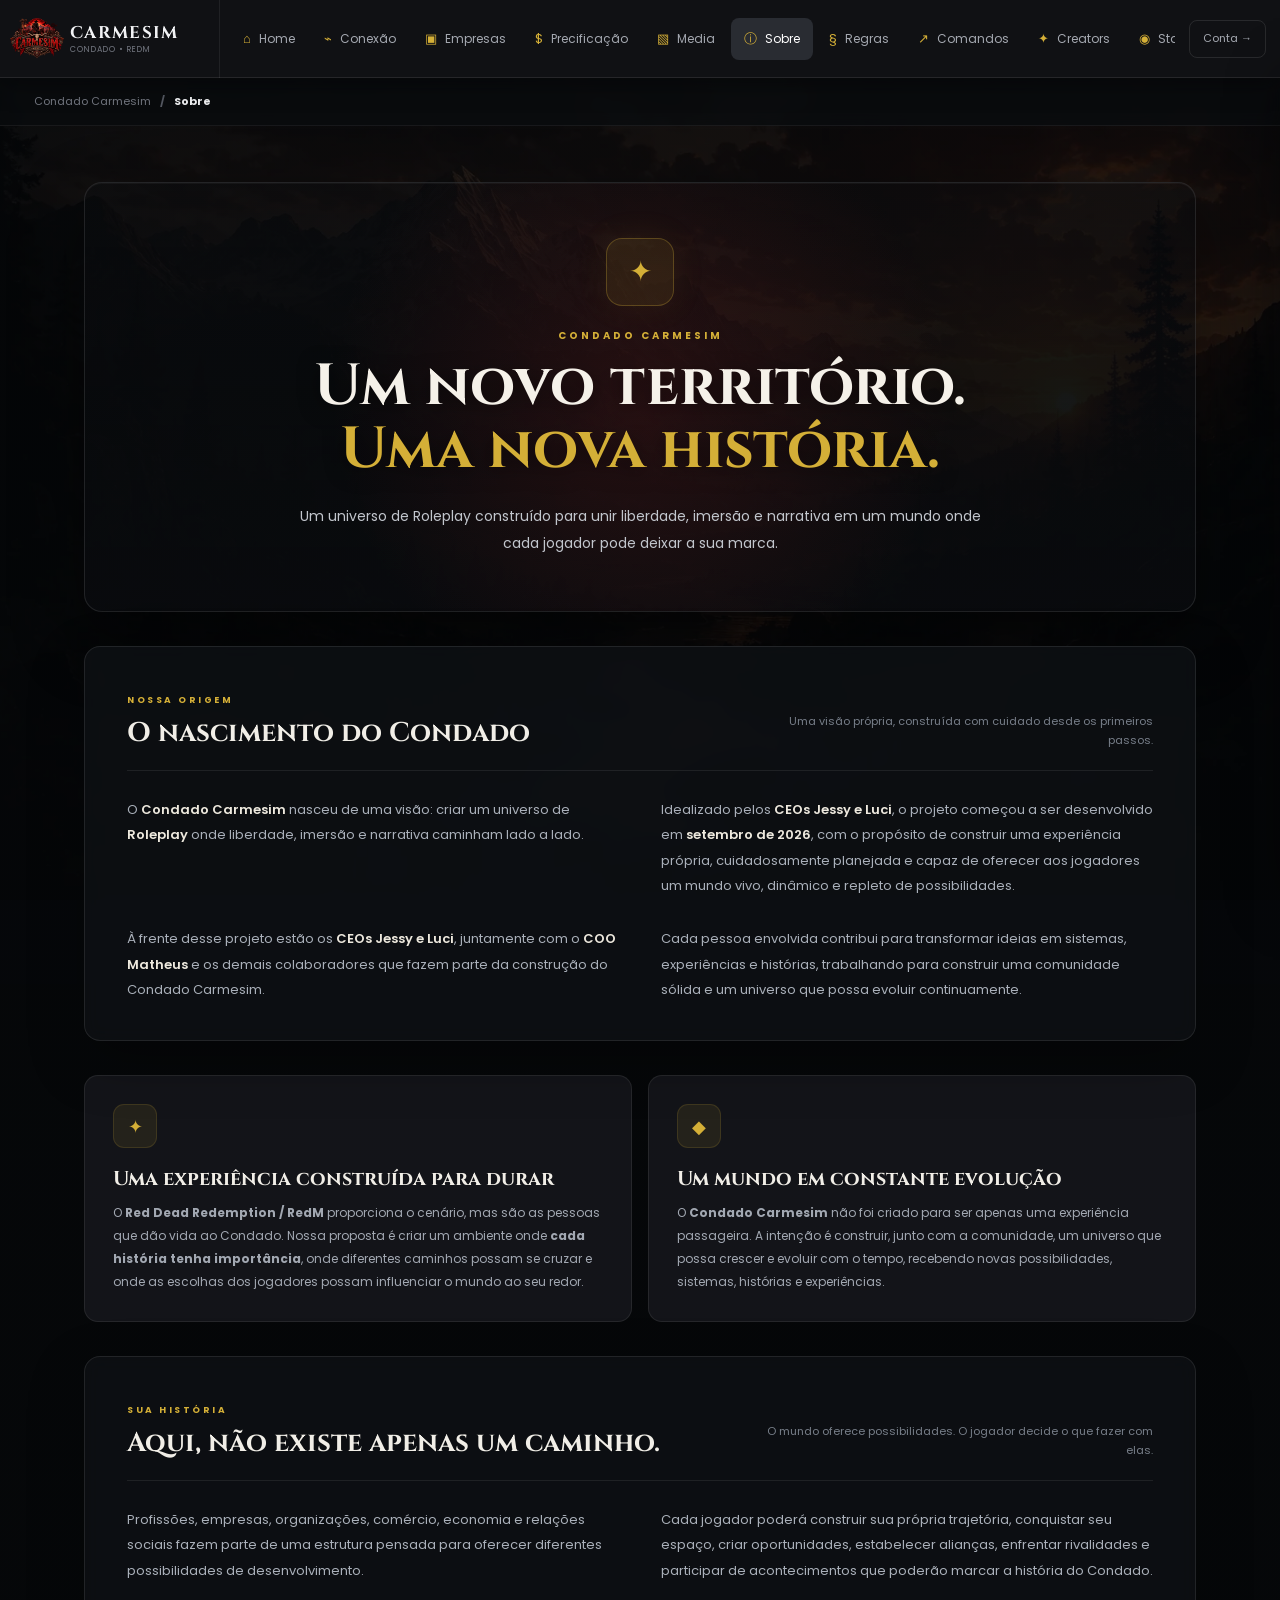
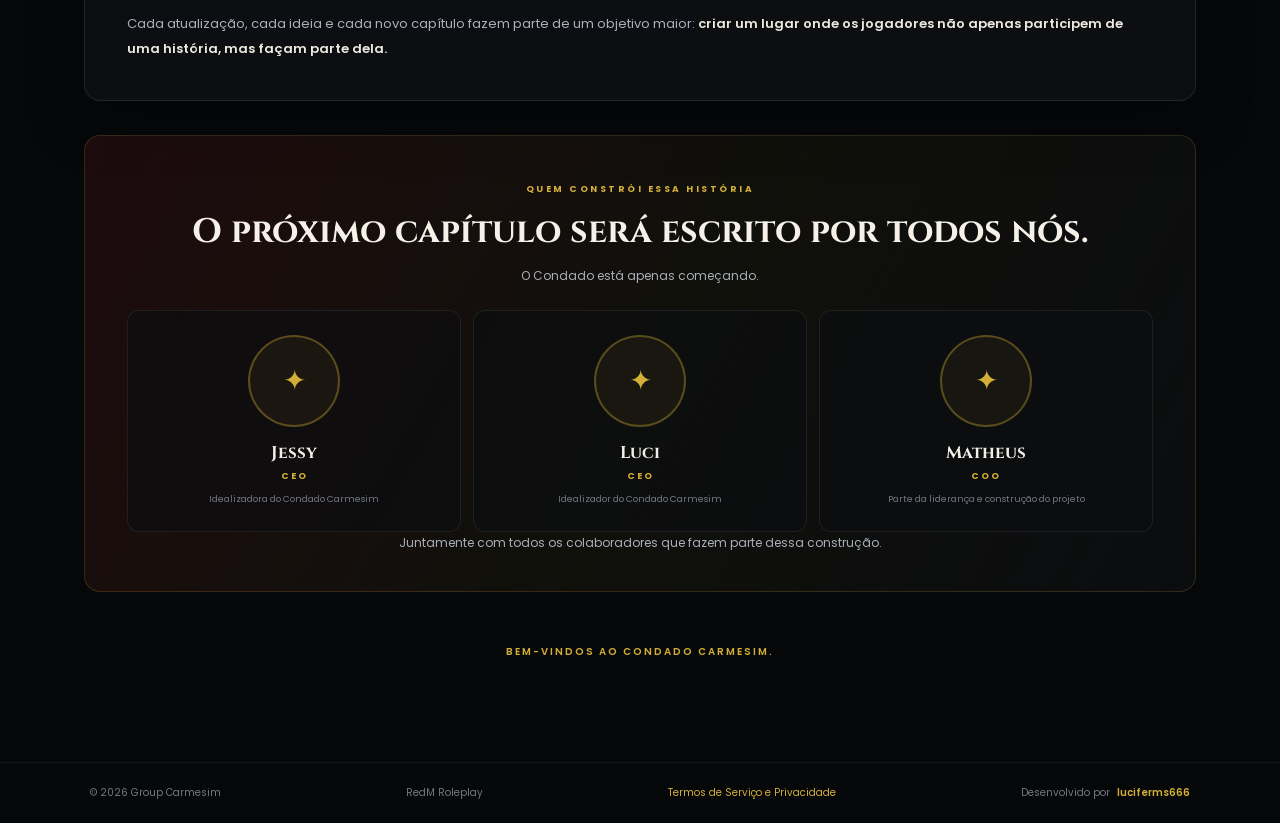
<file: pages/sobre.html>
<!doctype html>
<html lang="pt-BR">
<head>
<meta charset="utf-8">
<meta name="viewport" content="width=device-width,initial-scale=1">
<title>Sobre • Condado Carmesim</title>
<link rel="preconnect" href="https://fonts.googleapis.com">
<link rel="preconnect" href="https://fonts.gstatic.com" crossorigin>
<link href="https://fonts.googleapis.com/css2?family=Cinzel:wght@600;700&family=Poppins:wght@400;500;600;700&display=swap" rel="stylesheet">
<link rel="stylesheet" href="../style.css?v=7">
<style>
/* =========================================================
   SOBRE — CONDADO CARMESIM
   Página institucional com background oficial
   ========================================================= */
html,body{min-height:100%;}
body.sobre-page{
  background:
    linear-gradient(rgba(5,7,9,.84),rgba(5,7,9,.90)),
    url("../assets/images/background.webp") center top / cover fixed no-repeat !important;
}
body.sobre-page .main-content{background:transparent !important;}
body.sobre-page .breadcrumb-bar{background:rgba(10,12,15,.78);backdrop-filter:blur(8px);}

.about-wrap{position:relative;max-width:1180px;margin:0 auto;padding:56px 34px 86px;}

.about-hero{
  position:relative;
  min-height:430px;
  display:flex;
  align-items:center;
  justify-content:center;
  text-align:center;
  overflow:hidden;
  border:1px solid rgba(255,255,255,.10);
  border-radius:18px;
  background:linear-gradient(180deg,rgba(10,12,15,.46),rgba(10,12,15,.76));
  box-shadow:0 25px 70px rgba(0,0,0,.38),inset 0 1px rgba(255,255,255,.04);
}
.about-hero:before{
  content:"";
  position:absolute;
  inset:0;
  background:radial-gradient(circle at center,rgba(143,37,37,.22),transparent 52%);
  pointer-events:none;
}
.about-hero-inner{position:relative;z-index:2;max-width:850px;padding:55px 30px;}
.about-mark{width:68px;height:68px;margin:0 auto 22px;display:grid;place-items:center;border-radius:16px;color:#d4af37;font-size:28px;background:rgba(212,175,55,.10);border:1px solid rgba(212,175,55,.28);box-shadow:0 0 35px rgba(212,175,55,.08);}
.about-kicker{display:block;color:#d4af37;font-size:10px;font-weight:700;letter-spacing:3px;margin-bottom:12px;}
.about-hero h1{margin:0;color:#f5f1e9;font:700 clamp(34px,5vw,58px)/1.08 Cinzel,Georgia,serif;text-shadow:0 4px 20px rgba(0,0,0,.55);}
.about-hero h1 span{color:#d4af37;}
.about-lead{max-width:720px;margin:22px auto 0;color:#c2c6cd;font-size:14px;line-height:1.9;}

.about-section{margin-top:34px;padding:38px 42px;border:1px solid rgba(255,255,255,.09);border-radius:16px;background:rgba(15,17,21,.78);backdrop-filter:blur(8px);box-shadow:0 20px 55px rgba(0,0,0,.25);}
.about-section-heading{display:flex;align-items:flex-end;justify-content:space-between;gap:30px;margin-bottom:26px;padding-bottom:20px;border-bottom:1px solid rgba(255,255,255,.08);}
.about-section-heading .kicker{color:#d4af37;font-size:9px;font-weight:700;letter-spacing:2.5px;}
.about-section-heading h2{margin:7px 0 0;color:#f1eee7;font:700 27px/1.2 Cinzel,Georgia,serif;}
.about-section-heading p{max-width:390px;margin:0;color:#777e89;font-size:11px;line-height:1.7;text-align:right;}
.about-text{display:grid;grid-template-columns:1fr 1fr;gap:28px 42px;}
.about-text p{margin:0;color:#aab0ba;font-size:13px;line-height:1.95;}
.about-text strong{color:#eee9de;font-weight:600;}
.about-text .full{grid-column:1/-1;}

.about-panels{display:grid;grid-template-columns:1fr 1fr;gap:16px;margin-top:34px;}
.about-panel{padding:28px;border:1px solid rgba(255,255,255,.08);border-radius:14px;background:rgba(24,26,31,.76);}
.about-panel .panel-icon{width:44px;height:44px;display:grid;place-items:center;border-radius:11px;margin-bottom:18px;color:#d4af37;background:rgba(212,175,55,.09);border:1px solid rgba(212,175,55,.15);font-size:18px;}
.about-panel h3{margin:0 0 11px;color:#f1eee7;font:700 20px/1.25 Cinzel,Georgia,serif;}
.about-panel p{margin:0;color:#a2a8b2;font-size:12px;line-height:1.9;}

.about-quote{margin-top:34px;padding:38px 42px;text-align:center;border:1px solid rgba(212,175,55,.18);border-radius:16px;background:linear-gradient(120deg,rgba(143,37,37,.18),rgba(212,175,55,.055),rgba(12,14,17,.84));}
.about-quote .quote-kicker{color:#d4af37;font-size:9px;font-weight:700;letter-spacing:2.5px;}
.about-quote h2{margin:10px 0 10px;color:#f5f1e9;font:700 clamp(24px,3vw,34px) Cinzel,Georgia,serif;}
.about-quote p{margin:0;color:#a9afb8;font-size:12px;line-height:1.8;}

.about-team{display:grid;grid-template-columns:repeat(3,1fr);gap:12px;margin-top:24px;}
.team-card{padding:24px 18px;text-align:center;position:relative;overflow:hidden;border:1px solid rgba(255,255,255,.08);border-radius:12px;background:rgba(12,14,17,.62);}
.team-card strong{display:block;color:#f1eee7;font:700 17px Cinzel,Georgia,serif;}
.team-avatar{width:92px;height:92px;border-radius:50%;object-fit:cover;display:block;margin:0 auto 14px;border:2px solid rgba(212,175,55,.55);box-shadow:0 0 28px rgba(212,175,55,.12);background:#16191d;}
.team-avatar-placeholder{display:grid;place-items:center;width:92px;height:92px;border-radius:50%;margin:0 auto 14px;color:#d4af37;font-size:28px;border:2px solid rgba(212,175,55,.35);background:rgba(212,175,55,.06);}
.team-card span{display:block;margin-top:6px;color:#d4af37;font-size:9px;font-weight:700;letter-spacing:2px;text-transform:uppercase;}
.team-card small{display:block;margin-top:10px;color:#727985;font-size:9px;line-height:1.5;}
.team-note{margin:22px 0 0;text-align:center;color:#777e88;font-size:10px;line-height:1.7;}

.about-end{margin-top:36px;text-align:center;padding:16px;color:#d4af37;font-size:10px;font-weight:600;letter-spacing:2px;text-transform:uppercase;}

.public-collaborators{margin-top:26px;padding-top:24px;border-top:1px solid rgba(255,255,255,.08);}
.collab-heading{text-align:center;margin-bottom:18px;}
.collab-heading span{display:block;color:#d4af37;font-size:9px;font-weight:700;letter-spacing:2.5px;}
.collab-heading strong{display:block;margin-top:6px;color:#f1eee7;font:700 22px Cinzel,Georgia,serif;}
.collab-heading small{display:block;margin-top:6px;color:#777e88;font-size:10px;}
.collab-public-grid{display:grid;grid-template-columns:repeat(4,minmax(0,1fr));gap:12px;}
.collab-public-card{padding:20px 14px;text-align:center;border:1px solid rgba(255,255,255,.08);border-radius:12px;background:rgba(12,14,17,.62);}
.collab-public-card img,.collab-public-avatar{width:70px;height:70px;border-radius:50%;object-fit:cover;margin:0 auto 12px;border:1px solid rgba(212,175,55,.35);}
.collab-public-avatar{display:grid;place-items:center;color:#d4af37;background:rgba(212,175,55,.06);font-size:22px;}
.collab-public-card strong{display:block;color:#f1eee7;font:700 15px Cinzel,Georgia,serif;}
.collab-public-card span{display:block;margin-top:5px;color:#d4af37;font-size:9px;font-weight:700;letter-spacing:1.5px;text-transform:uppercase;}
.collab-public-card small{display:block;margin-top:9px;color:#777e88;font-size:9px;line-height:1.5;}
@media(max-width:900px){.collab-public-grid{grid-template-columns:repeat(2,minmax(0,1fr));}}
@media(max-width:520px){.collab-public-grid{grid-template-columns:1fr;}}

@media(max-width:800px){
  .about-wrap{padding:35px 20px 65px;}
  .about-hero{min-height:380px;}
  .about-section{padding:28px 24px;}
  .about-section-heading{display:block;}
  .about-section-heading p{margin-top:10px;text-align:left;}
  .about-text,.about-panels{grid-template-columns:1fr;}
  .about-text .full{grid-column:auto;}
  .about-team{grid-template-columns:1fr;}
}
@media(max-width:520px){
  .about-wrap{padding-left:12px;padding-right:12px;}
  .about-hero-inner{padding:45px 18px;}
  .about-hero h1{font-size:32px;}
  .about-lead{font-size:12px;}
  .about-section{padding:23px 18px;}
  .about-section-heading h2{font-size:23px;}
  .about-text p{font-size:12px;}
  .about-quote{padding:28px 20px;}
}
</style>
<link rel="icon" type="image/x-icon" href="../favicon.ico">
<link rel="shortcut icon" type="image/x-icon" href="../favicon.ico">
<link rel="icon" type="image/png" sizes="32x32" href="../assets/images/favicon.png">
</head>
<body class="sobre-page">
<header class="top-panel">
<a class="top-brand" href="../index.html">
  <div class="top-brand-logo"><img src="../assets/images/logo.webp" alt="Logo Carmesim"></div>
  <div><strong>CARMESIM</strong><span>CONDADO • REDM</span></div>
</a>
<button class="mobile-menu" id="mobileMenu" aria-label="Menu">☰</button>
<nav class="top-nav" id="topNav">
  <a class="nav-item" href="../index.html"><span class="nav-icon">⌂</span>Home</a>
  <a class="nav-item" href="conexao.html"><span class="nav-icon">⌁</span>Conexão</a>
  <a class="nav-item" href="empresas.html"><span class="nav-icon">▣</span>Empresas</a><a class="nav-item" href="precificacao.html"><span class="nav-icon">$</span>Precificação</a>
  <a class="nav-item" href="media.html"><span class="nav-icon">▧</span>Media</a>
  <a class="nav-item active" href="sobre.html"><span class="nav-icon">ⓘ</span>Sobre</a>
  <a class="nav-item" href="regras.html"><span class="nav-icon">§</span>Regras</a>
  <a class="nav-item" href="comandos.html"><span class="nav-icon">↗</span>Comandos</a><a class="nav-item" href="/streamer/index.php"><span class="nav-icon">✦</span>Creators</a>
  <a class="nav-item" href="#" data-status-open><span class="nav-icon">◉</span>Status</a>
</nav>
<div class="top-actions"><a class="top-account" href="conta.html">Conta →</a></div>
</header>

<main class="main-content">
  <div class="breadcrumb-bar"><span>Condado Carmesim</span><b>/</b><strong>Sobre</strong></div>

  <div class="about-wrap">
    <section class="about-hero">
      <div class="about-hero-inner">
        <div class="about-mark">✦</div>
        <span class="about-kicker">CONDADO CARMESIM</span>
        <h1>Um novo território.<br><span>Uma nova história.</span></h1>
        <p class="about-lead">Um universo de Roleplay construído para unir liberdade, imersão e narrativa em um mundo onde cada jogador pode deixar a sua marca.</p>
      </div>
    </section>

    <section class="about-section">
      <div class="about-section-heading">
        <div><span class="kicker">NOSSA ORIGEM</span><h2>O nascimento do Condado</h2></div>
        <p>Uma visão própria, construída com cuidado desde os primeiros passos.</p>
      </div>
      <div class="about-text">
        <p>O <strong>Condado Carmesim</strong> nasceu de uma visão: criar um universo de <strong>Roleplay</strong> onde liberdade, imersão e narrativa caminham lado a lado.</p>
        <p>Idealizado pelos <strong>CEOs Jessy e Luci</strong>, o projeto começou a ser desenvolvido em <strong>setembro de 2026</strong>, com o propósito de construir uma experiência própria, cuidadosamente planejada e capaz de oferecer aos jogadores um mundo vivo, dinâmico e repleto de possibilidades.</p>
        <p>À frente desse projeto estão os <strong>CEOs Jessy e Luci</strong>, juntamente com o <strong>COO Matheus</strong> e os demais colaboradores que fazem parte da construção do Condado Carmesim.</p>
        <p>Cada pessoa envolvida contribui para transformar ideias em sistemas, experiências e histórias, trabalhando para construir uma comunidade sólida e um universo que possa evoluir continuamente.</p>
      </div>
    </section>

    <div class="about-panels">
      <article class="about-panel">
        <div class="panel-icon">✦</div>
        <h3>Uma experiência construída para durar</h3>
        <p>O <strong>Red Dead Redemption / RedM</strong> proporciona o cenário, mas são as pessoas que dão vida ao Condado. Nossa proposta é criar um ambiente onde <strong>cada história tenha importância</strong>, onde diferentes caminhos possam se cruzar e onde as escolhas dos jogadores possam influenciar o mundo ao seu redor.</p>
      </article>
      <article class="about-panel">
        <div class="panel-icon">◆</div>
        <h3>Um mundo em constante evolução</h3>
        <p>O <strong>Condado Carmesim</strong> não foi criado para ser apenas uma experiência passageira. A intenção é construir, junto com a comunidade, um universo que possa crescer e evoluir com o tempo, recebendo novas possibilidades, sistemas, histórias e experiências.</p>
      </article>
    </div>

    <section class="about-section">
      <div class="about-section-heading">
        <div><span class="kicker">SUA HISTÓRIA</span><h2>Aqui, não existe apenas um caminho.</h2></div>
        <p>O mundo oferece possibilidades. O jogador decide o que fazer com elas.</p>
      </div>
      <div class="about-text">
        <p>Profissões, empresas, organizações, comércio, economia e relações sociais fazem parte de uma estrutura pensada para oferecer diferentes possibilidades de desenvolvimento.</p>
        <p>Cada jogador poderá construir sua própria trajetória, conquistar seu espaço, criar oportunidades, estabelecer alianças, enfrentar rivalidades e participar de acontecimentos que poderão marcar a história do Condado.</p>
        <p class="full">Cada atualização, cada ideia e cada novo capítulo fazem parte de um objetivo maior: <strong>criar um lugar onde os jogadores não apenas participem de uma história, mas façam parte dela.</strong></p>
      </div>
    </section>

    <section class="about-quote">
      <span class="quote-kicker">QUEM CONSTRÓI ESSA HISTÓRIA</span>
      <h2>O próximo capítulo será escrito por todos nós.</h2>
      <p>O Condado está apenas começando.</p>
      <div class="about-team" id="leadershipTeam">
        <div class="team-card"><div class="team-avatar-placeholder">✦</div><strong>Jessy</strong><span>CEO</span><small>Idealizadora do Condado Carmesim</small></div>
        <div class="team-card"><div class="team-avatar-placeholder">✦</div><strong>Luci</strong><span>CEO</span><small>Idealizador do Condado Carmesim</small></div>
        <div class="team-card"><div class="team-avatar-placeholder">✦</div><strong>Matheus</strong><span>COO</span><small>Parte da liderança e construção do projeto</small></div>
      </div>
      <div class="public-collaborators" id="publicCollaborators" style="display:none">
        <div class="collab-heading"><span>COLABORADORES</span><strong>Equipe Carmesim</strong><small>Pessoas que ajudam a transformar ideias em realidade.</small></div>
        <div class="collab-public-grid" id="collaboratorGrid"></div>
      </div>
      <p class="team-note">Juntamente com todos os colaboradores que fazem parte dessa construção.</p>
    </section>

    <div class="about-end">Bem-vindos ao Condado Carmesim.</div>
  </div>

  <footer class="footer">
    <span>© 2026 Group Carmesim</span><span>RedM Roleplay</span>
    <span><a class="terms-link" href="termos.html">Termos de Serviço e Privacidade</a></span>
<div class="developer-credit">Desenvolvido por <a class="developer-discord" href="https://discord.com/users/207712204890439680" target="_blank" rel="noopener noreferrer"><strong>luciferms666</strong></a></div>
  </footer>
</main>
<script>
(function(){
  function esc(v){return String(v??'').replace(/[&<>'"]/g,function(c){return {'&':'&amp;','<':'&lt;','>':'&gt;','\"':'&quot;',"'":'&#039;'}[c]});}
  function leaderCard(x){var avatar=x.discord_avatar?'<img class="team-avatar" src="'+esc(x.discord_avatar)+'" alt="Avatar de '+esc(x.name)+'">':'<div class="team-avatar-placeholder">✦</div>';return '<div class="team-card">'+avatar+'<strong>'+esc(x.name)+'</strong><span>'+esc(x.role_title)+'</span><small>'+esc(x.description||'')+'</small></div>';}
  function collabCard(x){var avatar=x.discord_avatar?'<img src="'+esc(x.discord_avatar)+'" alt="Avatar de '+esc(x.name)+'">':'<div class="collab-public-avatar">✦</div>';return '<div class="collab-public-card">'+avatar+'<strong>'+esc(x.name)+'</strong><span>'+esc(x.role_title)+'</span>'+(x.description?'<small>'+esc(x.description)+'</small>':'')+'</div>';}
  fetch('../api/site-team.php',{cache:'no-store'}).then(function(r){return r.json()}).then(function(data){if(!data.success)return;var lead=document.getElementById('leadershipTeam');if(lead&&data.leadership&&data.leadership.length){lead.innerHTML=data.leadership.slice(0,3).map(leaderCard).join('');}var grid=document.getElementById('collaboratorGrid');var box=document.getElementById('publicCollaborators');if(grid&&data.collaborators&&data.collaborators.length){grid.innerHTML=data.collaborators.map(collabCard).join('');box.style.display='block';}}).catch(function(){});
})();
</script>

<div class="status-overlay" id="statusOverlay"></div>
<aside class="status-drawer" id="statusDrawer">
  <div class="status-head">
    <button class="status-close" id="statusClose" type="button">×</button>
    <span class="section-kicker">CONDADO CARMESIM</span>
    <h2>Status dos Servidores</h2>
    <p>Verificação em tempo real do servidor RedM e da conexão CFX.</p>
  </div>
  <div class="status-live-grid">
    <div class="status-live-card" id="redmStatusCard"><div class="status-live-icon">●</div><div><span>Servidor RedM</span><strong id="redmStatusText">Verificando...</strong></div></div>
    <div class="status-live-card" id="cfxStatusCard"><div class="status-live-icon">↗</div><div><span>Conexão CFX</span><strong id="cfxStatusText">Verificando...</strong></div></div>
  </div>
  <div class="status-list">
    <div class="status-server">
      <div class="status-server-title"><strong>Condado Carmesim</strong><span class="status-badge" id="classicBadge">Verificando</span></div>
      <div class="status-row"><span>Servidor</span><span class="status-value" id="classicServerValue"><i></i>Verificando...</span></div>
      <div class="status-row"><span>Jogadores</span><span class="status-value" id="classicPlayersValue"><i></i>-- online</span></div>
    </div>
  </div>
  <div class="status-refresh"><span>Atualização automática</span><strong>60 segundos</strong><small>Última verificação: <b id="statusLastUpdate">--:--:--</b></small></div>
</aside>

<script>
const menu=document.getElementById("mobileMenu"),nav=document.getElementById("topNav");
if(menu&&nav)menu.addEventListener("click",()=>nav.classList.toggle("open"));



const overlay=document.getElementById("statusOverlay"),drawer=document.getElementById("statusDrawer"),close=document.getElementById("statusClose");
function openStatus(){if(drawer&&overlay){drawer.classList.add("open");overlay.classList.add("open");document.body.style.overflow="hidden";}}
function closeStatus(){if(drawer&&overlay){drawer.classList.remove("open");overlay.classList.remove("open");document.body.style.overflow="";}}
document.querySelectorAll("[data-status-open]").forEach(el=>el.addEventListener("click",e=>{e.preventDefault();openStatus();}));
if(close)close.addEventListener("click",closeStatus);
if(overlay)overlay.addEventListener("click",closeStatus);
document.addEventListener("keydown",e=>{if(e.key==="Escape")closeStatus();});
</script>
</body>
</html>
</file>
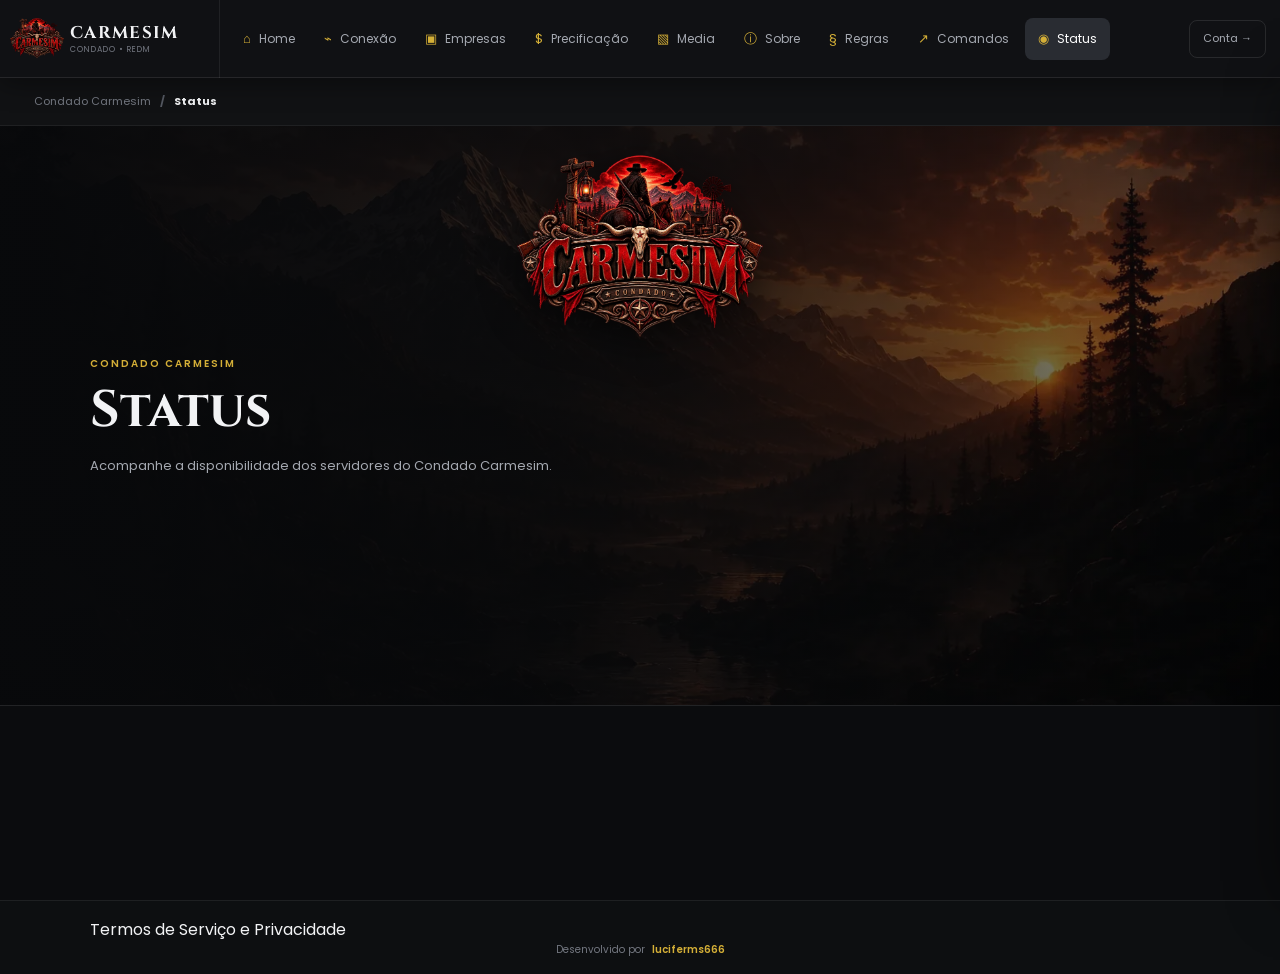
<file: pages/status.html>
<!doctype html><html lang="pt-BR"><head><meta charset="utf-8"><meta name="viewport" content="width=device-width,initial-scale=1">
<title>Status • Condado Carmesim</title><link rel="preconnect" href="https://fonts.googleapis.com"><link rel="preconnect" href="https://fonts.gstatic.com" crossorigin>
<link href="https://fonts.googleapis.com/css2?family=Cinzel:wght@600;700&family=Poppins:wght@400;500;600;700&display=swap" rel="stylesheet">
<style>
*{box-sizing:border-box}
html,body{margin:0;padding:0;background:#0b0c0e;color:#f2f3f5;font-family:Poppins,Arial,sans-serif}
body{padding-top:78px}
a{text-decoration:none;color:inherit}
.top-panel{position:fixed;top:0;left:0;right:0;width:100%;height:78px;z-index:9999;display:flex;align-items:center;background:#101114;border-bottom:1px solid rgba(255,255,255,.09);box-shadow:0 5px 25px rgba(0,0,0,.4)}
.top-brand{width:220px;height:78px;flex:0 0 220px;display:flex;align-items:center;gap:10px;padding:8px 14px;border-right:1px solid rgba(255,255,255,.07)}
.top-brand-logo{width:46px;height:58px;display:flex;align-items:center;justify-content:center}
.top-brand-logo img{width:54px;height:54px;object-fit:contain}
.top-brand strong{display:block;font:700 17px Cinzel,Georgia,serif;letter-spacing:1.3px}
.top-brand span{display:block;font-size:8px;color:#737780;letter-spacing:1px}
.top-nav{height:100%;display:flex;align-items:center;gap:3px;padding:0 10px;flex:1;overflow-x:auto;scrollbar-width:none}
.top-nav::-webkit-scrollbar{display:none}
.nav-item{height:42px;padding:0 13px;display:flex;align-items:center;gap:8px;border-radius:8px;color:#a4a8b0;font-size:12px;white-space:nowrap}
.nav-item:hover,.nav-item.active{background:#292c32;color:#fff}
.nav-icon{color:#d4af37;font-size:13px}
.top-actions{padding:0 14px;flex:0 0 auto}
.top-account{height:38px;padding:0 13px;display:flex;align-items:center;border:1px solid rgba(255,255,255,.1);border-radius:8px;color:#a4a8b0;font-size:11px;white-space:nowrap}
.top-account:hover{background:#202329;color:#fff}
.mobile-menu{display:none;border:0;background:none;color:#fff;font-size:22px;cursor:pointer}
.main-content{width:100%;min-height:calc(100vh - 78px)}
.breadcrumb-bar{height:48px;padding:0 34px;display:flex;align-items:center;background:#111214;border-bottom:1px solid rgba(255,255,255,.06);font-size:11px;color:#737780}
.breadcrumb-bar b{margin:0 9px;color:#555962}.breadcrumb-bar strong{color:#f2f3f5}
.hero{min-height:580px;position:relative;overflow:hidden;border-bottom:1px solid rgba(255,255,255,.07);background:#111214}
.hero-background{position:absolute;inset:0;background-image:linear-gradient(90deg,rgba(8,9,11,.98),rgba(8,9,11,.80) 52%,rgba(8,9,11,.45)),url("../assets/images/background.webp");background-size:cover;background-position:center;background-repeat:no-repeat}
.hero-content{position:relative;z-index:2;padding:28px 7% 65px}
.hero-logo-space{height:195px;display:flex;justify-content:center;align-items:flex-start}
.hero-logo-space img{width:min(450px,60vw);height:185px;object-fit:contain;object-position:center top;filter:drop-shadow(0 10px 20px rgba(0,0,0,.6))}
.hero-copy{max-width:780px}.eyebrow,.section-kicker{color:#d4af37;font-size:10px;font-weight:600;letter-spacing:2px}
.hero h1{margin:10px 0 0;font:700 clamp(36px,4vw,55px)/1.05 Cinzel,Georgia,serif}.hero h1 span{color:#ddd4bb}
.hero p{max-width:590px;margin:16px 0 0;color:#a4a8b0;line-height:1.8;font-size:13px}
.hero-actions{display:flex;gap:10px;margin-top:24px;flex-wrap:wrap}
.btn{min-height:42px;padding:0 17px;border-radius:7px;display:inline-flex;align-items:center;font-size:12px;font-weight:600}
.btn-primary{background:#8f2525}.btn-secondary{border:1px solid #ffffff1f;background:#ffffff0a}
.content-section{padding:52px 7%}.section-heading{display:flex;justify-content:space-between;align-items:end;gap:30px;margin-bottom:24px}
.section-heading h2{font:700 25px Cinzel,Georgia,serif;margin:7px 0 0}.section-heading p{max-width:430px;color:#a4a8b0;font-size:12px}
.feature-grid{display:grid;grid-template-columns:repeat(2,1fr);gap:10px}
.feature-card{min-height:118px;padding:22px;display:flex;align-items:center;gap:17px;border:1px solid #ffffff0d;border-radius:12px;background:#181a1e}
.feature-card>strong{width:43px;height:43px;display:grid;place-items:center;border-radius:9px;color:#d4af37;background:#d4af3712}
.feature-card h3{font-size:14px;margin:0 0 5px}.feature-card p{color:#a4a8b0;font-size:11px;margin:0}.feature-card em{margin-left:auto;color:#737780;font-style:normal}
.footer{padding:22px 7%;display:flex;justify-content:space-between;border-top:1px solid #ffffff0d;color:#737780;font-size:10px}
.status-overlay{position:fixed;inset:0;background:rgba(0,0,0,.55);opacity:0;visibility:hidden;transition:.2s;z-index:10000}
.status-overlay.open{opacity:1;visibility:visible}
.status-drawer{position:fixed;top:78px;right:0;width:min(390px,92vw);height:calc(100vh - 78px);background:#15171b;border-left:1px solid rgba(255,255,255,.09);box-shadow:-18px 0 55px rgba(0,0,0,.45);transform:translateX(105%);transition:transform .25s ease;z-index:10001;overflow:auto}
.status-drawer.open{transform:translateX(0)}
.status-head{padding:22px;background:linear-gradient(135deg,#6f1e1e,#181a1e 70%);border-bottom:1px solid rgba(255,255,255,.08);position:relative}
.status-head h2{margin:6px 0 0;font:700 24px Cinzel,Georgia,serif}.status-head p{margin:7px 0 0;color:#b5b8be;font-size:11px;line-height:1.6}
.status-close{position:absolute;right:14px;top:14px;width:34px;height:34px;border:1px solid #ffffff20;border-radius:8px;background:#0003;color:#fff;cursor:pointer;font-size:18px}
.status-list{padding:18px}.status-server{padding:18px;margin-bottom:12px;border:1px solid #ffffff10;border-radius:12px;background:#1b1d21}
.status-server-title{display:flex;align-items:center;justify-content:space-between;margin-bottom:15px}.status-server-title strong{font:700 16px Cinzel,Georgia,serif}
.status-badge{padding:5px 9px;border-radius:999px;font-size:9px;font-weight:700;text-transform:uppercase}
.status-badge.online{color:#65d488;background:#3ba55d1f;border:1px solid #3ba55d55}.status-badge.offline{color:#ff7373;background:#8f25251f;border:1px solid #8f252555}
.status-row{min-height:40px;padding:0 11px;display:flex;align-items:center;justify-content:space-between;border-top:1px solid #ffffff0d;color:#a4a8b0;font-size:11px}
.status-value{display:flex;align-items:center;gap:7px;font-weight:600}.status-value i{width:8px;height:8px;border-radius:50%;display:block}
.status-value.online{color:#54c878}.status-value.online i{background:#3ba55d}.status-value.offline{color:#f05b5b}.status-value.offline i{background:#c93636}
@media(max-width:850px){body{padding-top:68px}.top-panel{height:68px}.top-brand{height:68px;width:auto;flex:1;border-right:0}.top-nav{display:none;position:absolute;top:68px;left:0;right:0;height:auto;background:#101114;border-bottom:1px solid #ffffff14;padding:10px;flex-direction:column;align-items:stretch}.top-nav.open{display:flex}.nav-item{width:100%}.mobile-menu{display:block}.top-actions{padding:0 10px}.hero-content,.content-section{padding-left:5%;padding-right:5%}.status-drawer{top:68px;height:calc(100vh - 68px)}}
@media(max-width:650px){.hero{min-height:560px}.hero-logo-space{height:170px}.hero-logo-space img{width:min(390px,90vw);height:160px}.hero h1{font-size:36px}.section-heading{display:block}.feature-grid{grid-template-columns:1fr}.breadcrumb-bar{padding:0 18px}}

.site-footer{border-top:1px solid rgba(255,255,255,.07);padding:16px 7%;background:#0d0f11}
.developer-credit{display:flex;align-items:center;justify-content:center;gap:7px;flex-wrap:wrap;color:#737780;font-size:10px;text-align:center}
.developer-credit strong{color:#d4af37;font-weight:600}
.developer-credit span{color:#555b65}

.developer-discord{color:inherit;text-decoration:none;display:inline-flex;align-items:center}
.developer-discord strong{color:#d4af37;font-weight:600;transition:.2s}
.developer-discord:hover strong{color:#fff;text-decoration:underline}

.status-live-grid{display:grid;grid-template-columns:1fr 1fr;gap:10px;padding:18px;border-bottom:1px solid rgba(255,255,255,.07)}
.status-live-card{min-height:76px;padding:13px;display:flex;align-items:center;gap:11px;border:1px solid rgba(255,255,255,.08);border-radius:10px;background:#1b1d21}
.status-live-icon{width:30px;height:30px;display:grid;place-items:center;border-radius:8px;background:#d4af3712;color:#d4af37;font-size:14px}
.status-live-card span{display:block;color:#777d87;font-size:9px;text-transform:uppercase;letter-spacing:.7px}
.status-live-card strong{display:block;margin-top:4px;color:#d4d7dc;font-size:11px}
.status-live-card.online{border-color:#3ba55d55}.status-live-card.online .status-live-icon{background:#3ba55d1c;color:#55d47b}.status-live-card.online strong{color:#55d47b}
.status-live-card.offline{border-color:#d94a4a55}.status-live-card.offline .status-live-icon{background:#d94a4a1c;color:#f06b6b}.status-live-card.offline strong{color:#f06b6b}
.status-live-card.checking{border-color:#d4af3733}
.status-refresh{margin:0 18px 18px;padding:13px;border-top:1px solid rgba(255,255,255,.07);color:#777d87;font-size:9px}
.status-refresh span{margin-right:7px}.status-refresh strong{color:#d4af37}.status-refresh small{display:block;margin-top:6px;font-size:9px}
@media(max-width:650px){.status-live-grid{grid-template-columns:1fr}}
</style><link rel="icon" type="image/x-icon" href="../favicon.ico">
<link rel="shortcut icon" type="image/x-icon" href="../favicon.ico">
<link rel="icon" type="image/png" sizes="32x32" href="../assets/images/favicon.png">
</head><body>
<header class="top-panel"><a class="top-brand" href="../index.html"><div class="top-brand-logo"><img src="../assets/images/logo.webp" alt="Logo Carmesim"></div><div><strong>CARMESIM</strong><span>CONDADO • REDM</span></div></a>
<button class="mobile-menu" id="mobileMenu">☰</button><nav class="top-nav" id="topNav">
<a class="nav-item" href="../index.html"><span class="nav-icon">⌂</span>Home</a>
<a class="nav-item" href="conexao.html"><span class="nav-icon">⌁</span>Conexão</a>
<a class="nav-item" href="empresas.html"><span class="nav-icon">▣</span>Empresas</a><a class="nav-item" href="precificacao.html"><span class="nav-icon">$</span>Precificação</a>
<a class="nav-item" href="media.html"><span class="nav-icon">▧</span>Media</a>
<a class="nav-item" href="sobre.html"><span class="nav-icon">ⓘ</span>Sobre</a>
<a class="nav-item" href="regras.html"><span class="nav-icon">§</span>Regras</a><a class="nav-item" href="#"><span class="nav-icon">↗</span>Comandos</a>
<a class="nav-item active" href="#" data-status-open><span class="nav-icon">◉</span>Status</a>
</nav><div class="top-actions"><a class="top-account" href="conta.html">Conta →</a></div></header>
<main class="main-content"><div class="breadcrumb-bar"><span>Condado Carmesim</span><b>/</b><strong>Status</strong></div>
<section class="hero"><div class="hero-background"></div><div class="hero-content"><div class="hero-logo-space"><img src="../assets/images/logo.webp" alt="Condado Carmesim"></div><div class="hero-copy"><span class="eyebrow">CONDADO CARMESIM</span><h1>Status</h1><p>Acompanhe a disponibilidade dos servidores do Condado Carmesim.</p></div></div></section></main>
<div class="status-overlay" id="statusOverlay"></div>
<aside class="status-drawer" id="statusDrawer">
<div class="status-head">
  <button class="status-close" id="statusClose" type="button">×</button>
  <span class="section-kicker">CONDADO CARMESIM</span>
  <h2>Status dos Servidores</h2>
  <p>Verificação em tempo real do servidor RedM e da conexão CFX.</p>
</div>

<div class="status-live-grid">
  <div class="status-live-card" id="redmStatusCard">
    <div class="status-live-icon">●</div>
    <div><span>Servidor RedM</span><strong id="redmStatusText">Verificando...</strong></div>
  </div>
  <div class="status-live-card" id="cfxStatusCard">
    <div class="status-live-icon">↗</div>
    <div><span>Conexão CFX</span><strong id="cfxStatusText">Verificando...</strong></div>
  </div>
</div>

<div class="status-list">
  <div class="status-server">
    <div class="status-server-title">
      <strong>Condado Carmesim</strong>
      <span class="status-badge" id="classicBadge">Verificando</span>
    </div>
    <div class="status-row"><span>Servidor</span><span class="status-value" id="classicServerValue"><i></i>Verificando...</span></div>
    <div class="status-row"><span>Jogadores</span><span class="status-value" id="classicPlayersValue"><i></i>-- online</span></div>
  </div>
</div>

<div class="status-refresh">
  <span>Atualização automática</span><span>• Próxima atualização em <strong id="nextUpdate">60s</strong></span>
  <strong>60 segundos</strong>
  <small>Última verificação: <b id="statusLastUpdate">--:--:--</b></small>
</div>
</aside><script>
const sb=document.querySelector('[data-status-open]');
const sd=document.getElementById('statusDrawer');
const so=document.getElementById('statusOverlay');
const sc=document.getElementById('statusClose');

function openStatus(){
  if(sd&&so){
    sd.classList.add('open');
    so.classList.add('open');
    document.body.style.overflow='hidden';
    updateServerStatus();
  }
}
function closeStatus(){
  if(sd&&so){
    sd.classList.remove('open');
    so.classList.remove('open');
    document.body.style.overflow='';
  }
}
if(sb)sb.addEventListener('click',e=>{e.preventDefault();openStatus();});
if(sc)sc.addEventListener('click',closeStatus);
if(so)so.addEventListener('click',closeStatus);
document.addEventListener('keydown',e=>{if(e.key==='Escape')closeStatus();});

const menu=document.getElementById('mobileMenu'), nav=document.getElementById('topNav');
if(menu&&nav)menu.addEventListener('click',()=>nav.classList.toggle('open'));

function setStatusCard(card,text,state){
  if(!card)return;
  card.classList.remove('online','offline','unknown');
  card.classList.add(state);
  const strong=card.querySelector('strong');
  if(strong)strong.textContent=text;
}

function setServerRow(state, text){
  const value=document.getElementById('classicServerValue');
  const badge=document.getElementById('classicBadge');
  if(value){
    value.classList.remove('online','offline','unknown');
    value.classList.add(state);
    value.innerHTML='<i></i>'+text;
  }
  if(badge){
    badge.classList.remove('online','offline','unknown');
    badge.classList.add(state);
    badge.textContent=text;
  }
}

async function updateServerStatus(){
  const redmCard=document.getElementById('redmStatusCard');
  const cfxCard=document.getElementById('cfxStatusCard');
  const redmText=document.getElementById('redmStatusText');
  const cfxText=document.getElementById('cfxStatusText');
  const playersEl=document.getElementById('classicPlayersValue');
  const last=document.getElementById('statusLastUpdate');

  try{
    const response=await fetch('../api/server-status.php?code=m4zzggv&_='+Date.now(),{
      cache:'no-store',
      headers:{'Accept':'application/json'}
    });
    if(!response.ok)throw new Error('HTTP '+response.status);
    const data=await response.json();
    if(!data.ok)throw new Error('API');

    const redmState=data.online?'online':(data.status==='unknown'?'unknown':'offline');
    const cfxState=data.cfxAccessible?'online':'offline';

    setStatusCard(
      redmCard,
      data.online?'ONLINE':(data.status==='unknown'?'VERIFICANDO':'OFFLINE'),
      redmState
    );
    setStatusCard(cfxCard,data.cfxAccessible?'ACESSÍVEL':'INDISPONÍVEL',cfxState);

    if(data.online){
      setServerRow('online','Online');
      if(playersEl){
        playersEl.className='status-value online';
        playersEl.innerHTML='<i></i>'+(data.players===null?'--':data.players)+' online';
      }
    }else if(data.status==='unknown'){
      setServerRow('unknown','Verificando');
      if(playersEl){
        playersEl.className='status-value unknown';
        playersEl.innerHTML='<i></i>-- online';
      }
    }else{
      setServerRow('offline','Offline');
      if(playersEl){
        playersEl.className='status-value offline';
        playersEl.innerHTML='<i></i>-- online';
      }
    }

    if(last)last.textContent=new Date().toLocaleTimeString('pt-BR');
  }catch(error){
    setStatusCard(redmCard,'ERRO NA CONSULTA','unknown');
    setStatusCard(cfxCard,'INDISPONÍVEL','offline');
    setServerRow('unknown','Sem resposta');
    if(playersEl){
      playersEl.className='status-value unknown';
      playersEl.innerHTML='<i></i>-- online';
    }
    if(last)last.textContent=new Date().toLocaleTimeString('pt-BR');
  }
}

let next=60;
const countdown=document.getElementById('nextUpdate');
function countdownTick(){
  if(countdown)countdown.textContent=next+'s';
  next--;
  if(next<0){
    next=60;
    updateServerStatus();
  }
}
updateServerStatus();
setInterval(countdownTick,1000);
</script>
<footer class="site-footer">
<span><a class="terms-link" href="termos.html">Termos de Serviço e Privacidade</a></span>
<div class="developer-credit">
  Desenvolvido por <a class="developer-discord" href="https://discord.com/users/207712204890439680" target="_blank" rel="noopener noreferrer"><strong>luciferms666</strong></a>
  
</div>
</footer>
<script>
(function(){
  const INTERVAL=60000;
  let next=60;
  const countdown=document.getElementById('nextUpdate');
  function tick(){
    if(countdown) countdown.textContent=next+'s';
    next--;
    if(next<0) next=60;
  }
  setInterval(tick,1000);
  tick();

  // Force an actual status refresh immediately and then every 60 seconds.
  if(typeof updateServerStatus === 'function'){
    updateServerStatus();
    setInterval(function(){ next=60; updateServerStatus(); }, INTERVAL);
  }else if(typeof updateStatus === 'function'){
    updateStatus();
    setInterval(function(){ next=60; updateStatus(); }, INTERVAL);
  }
})();
</script>
</body></html>
</file>
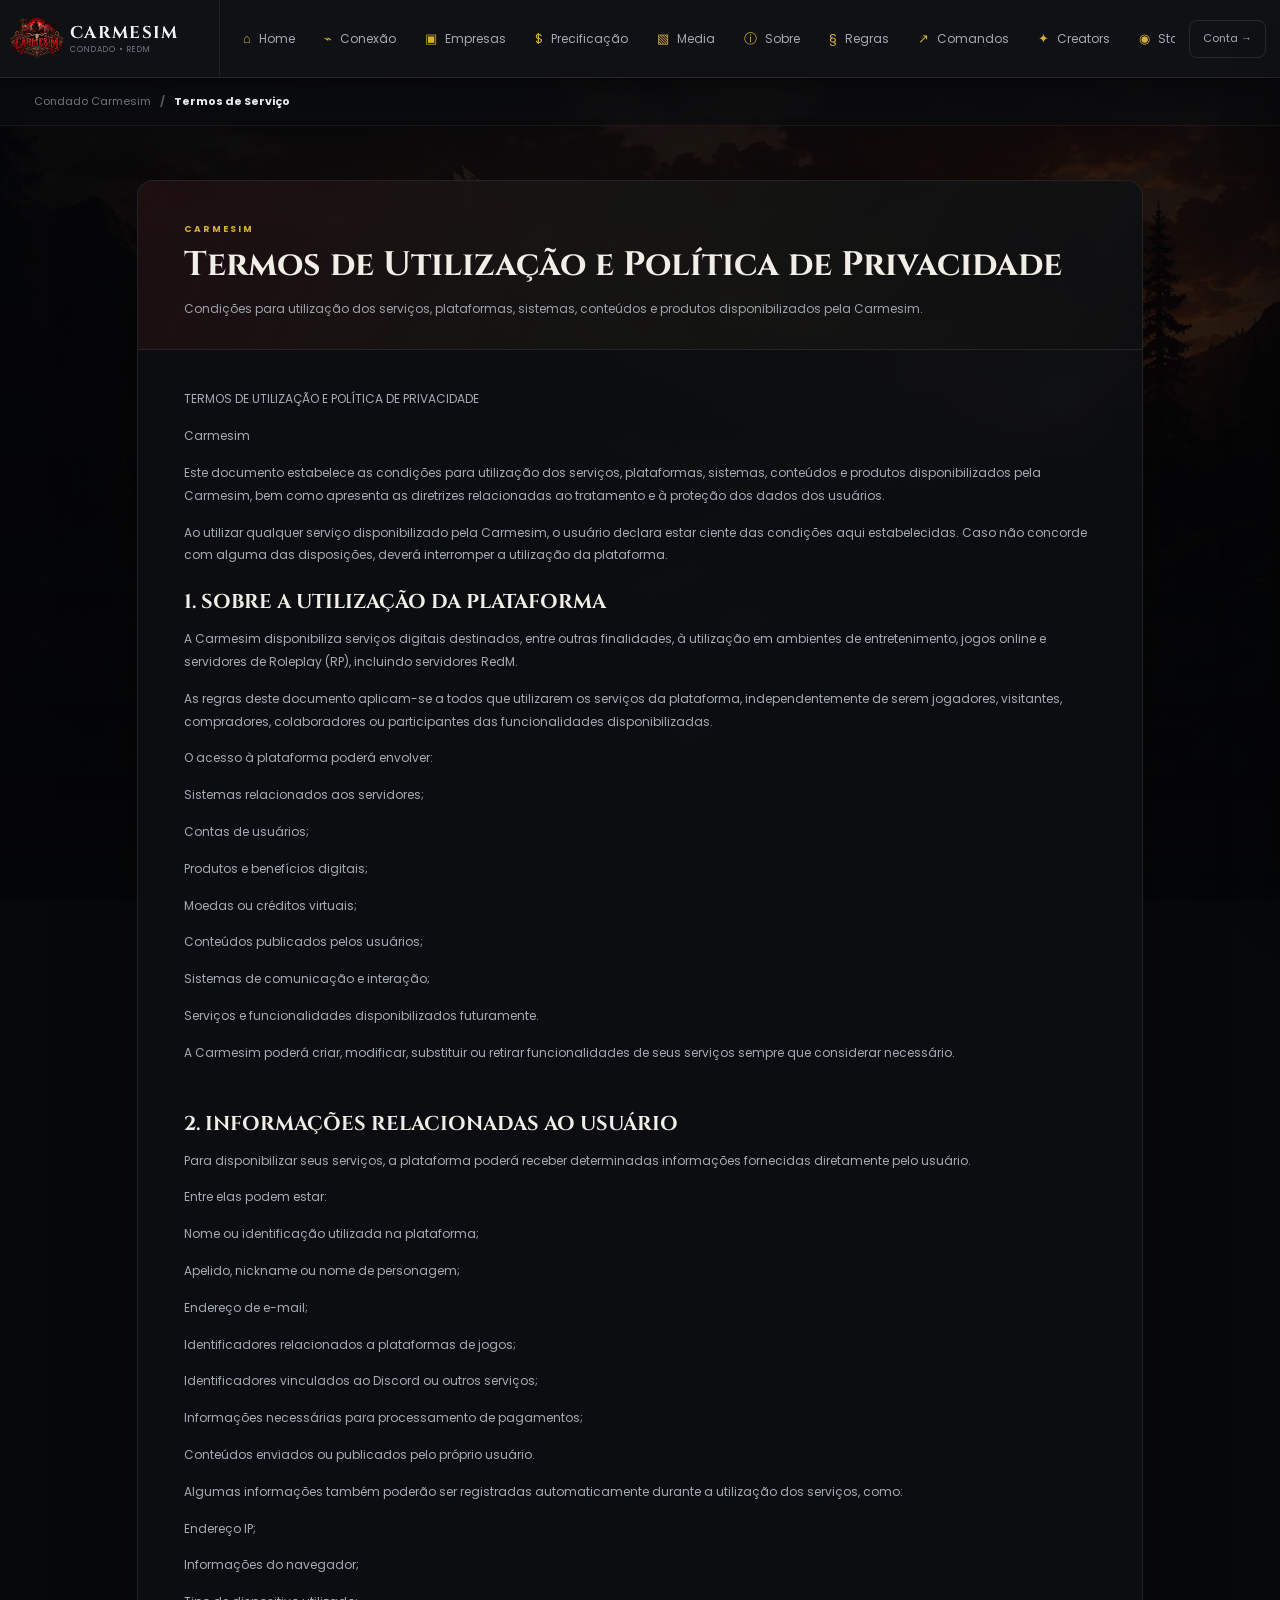
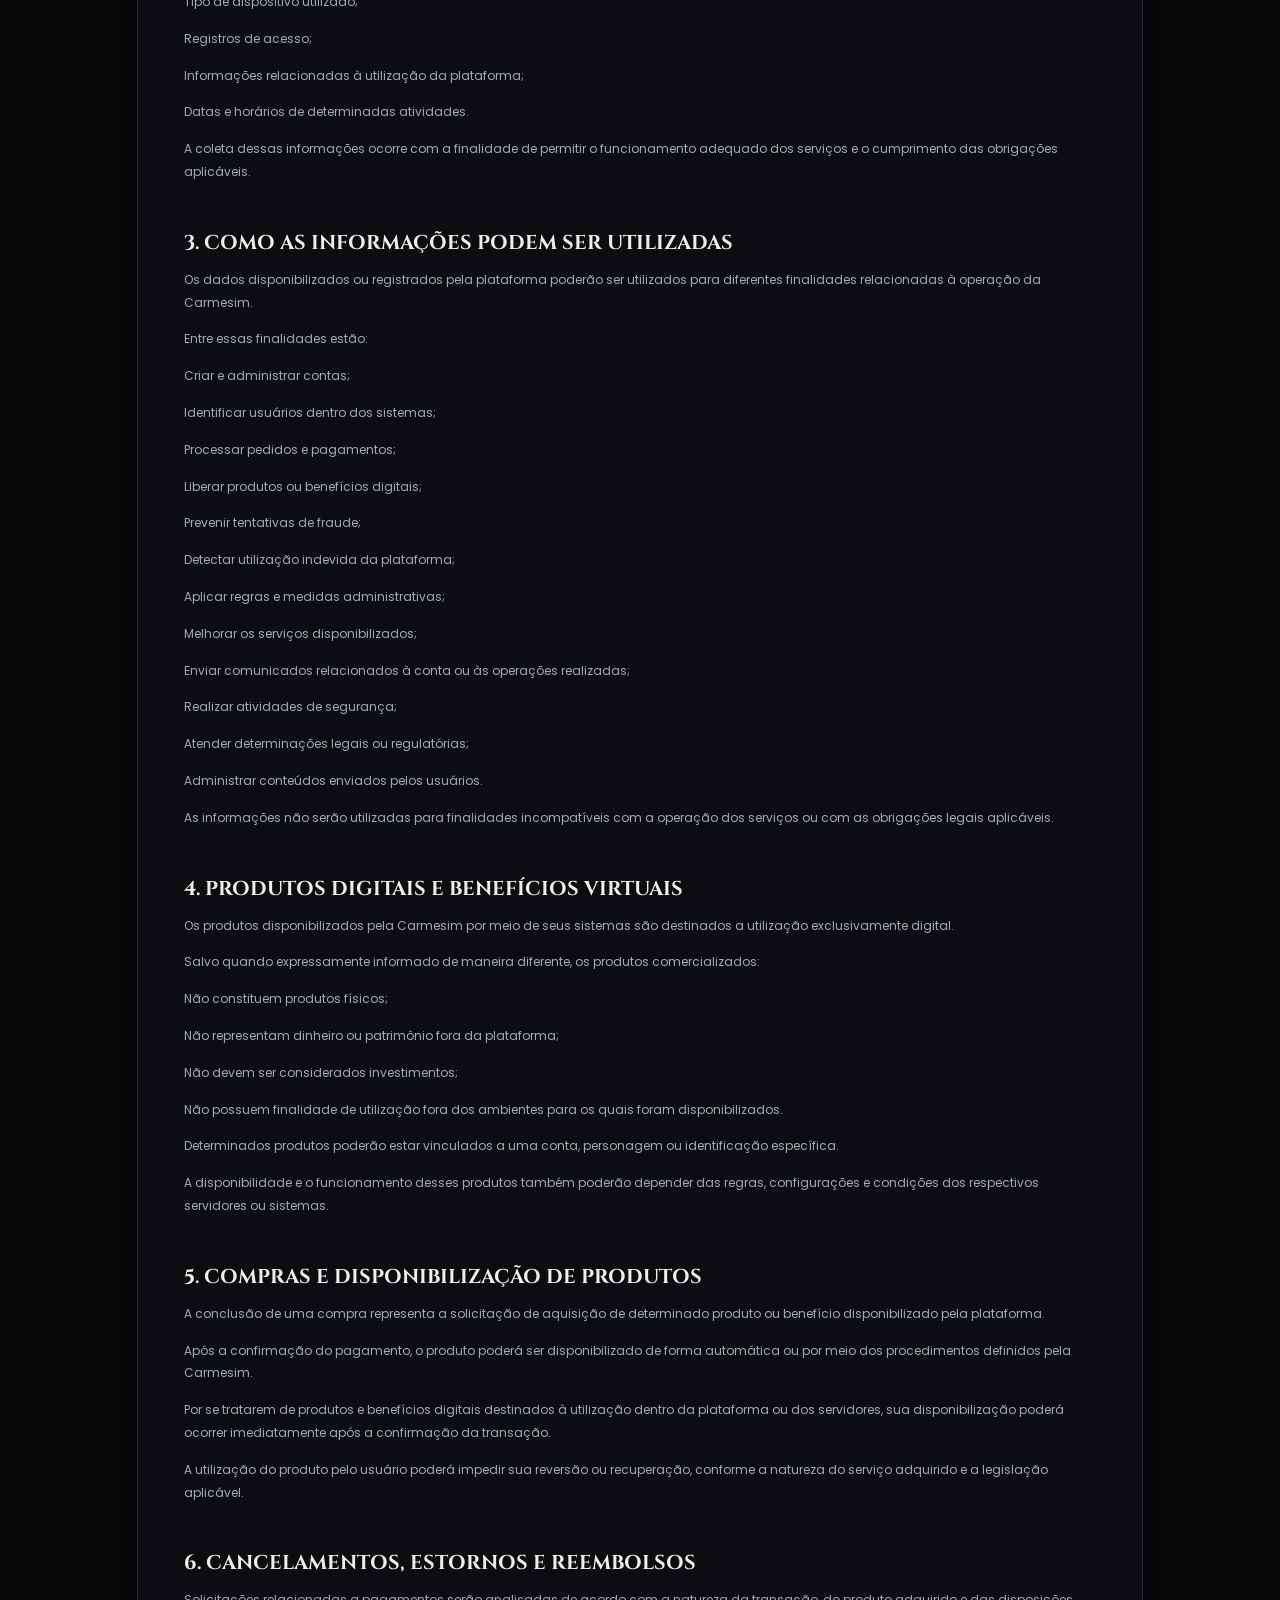
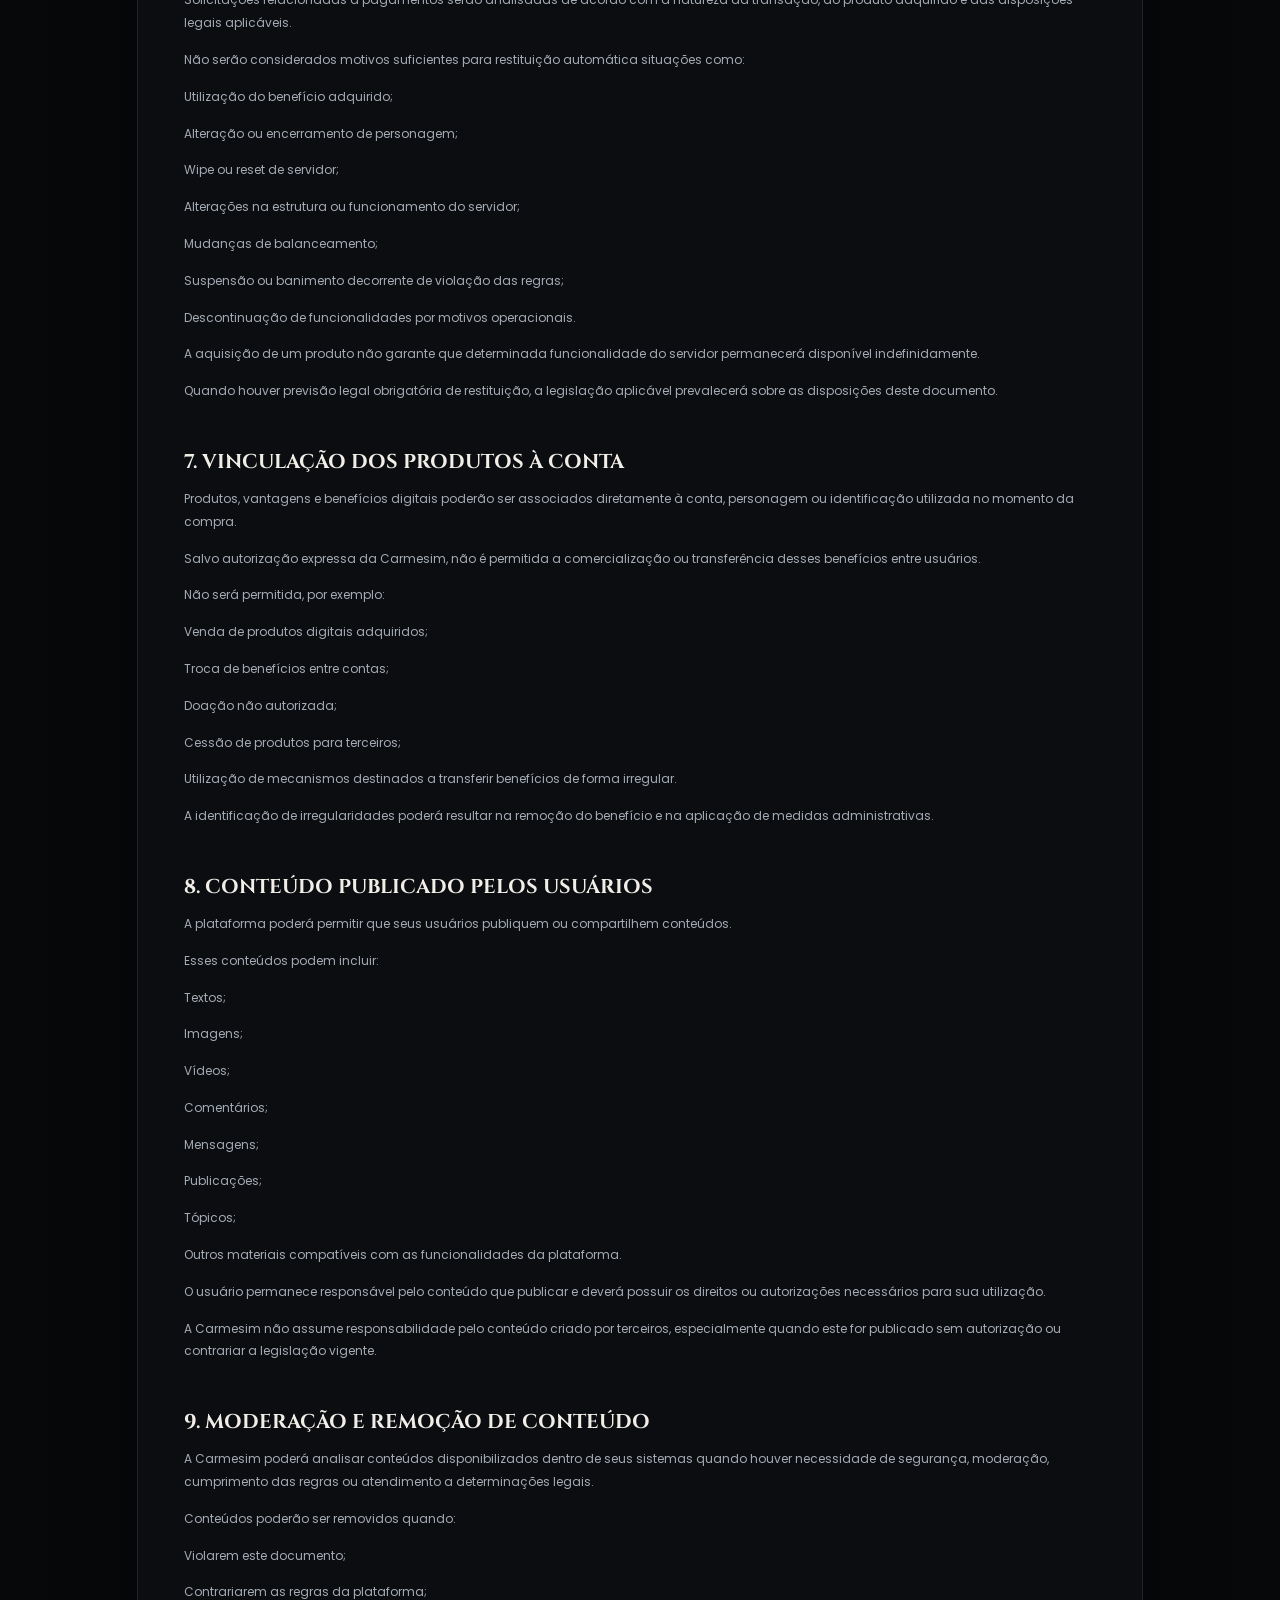
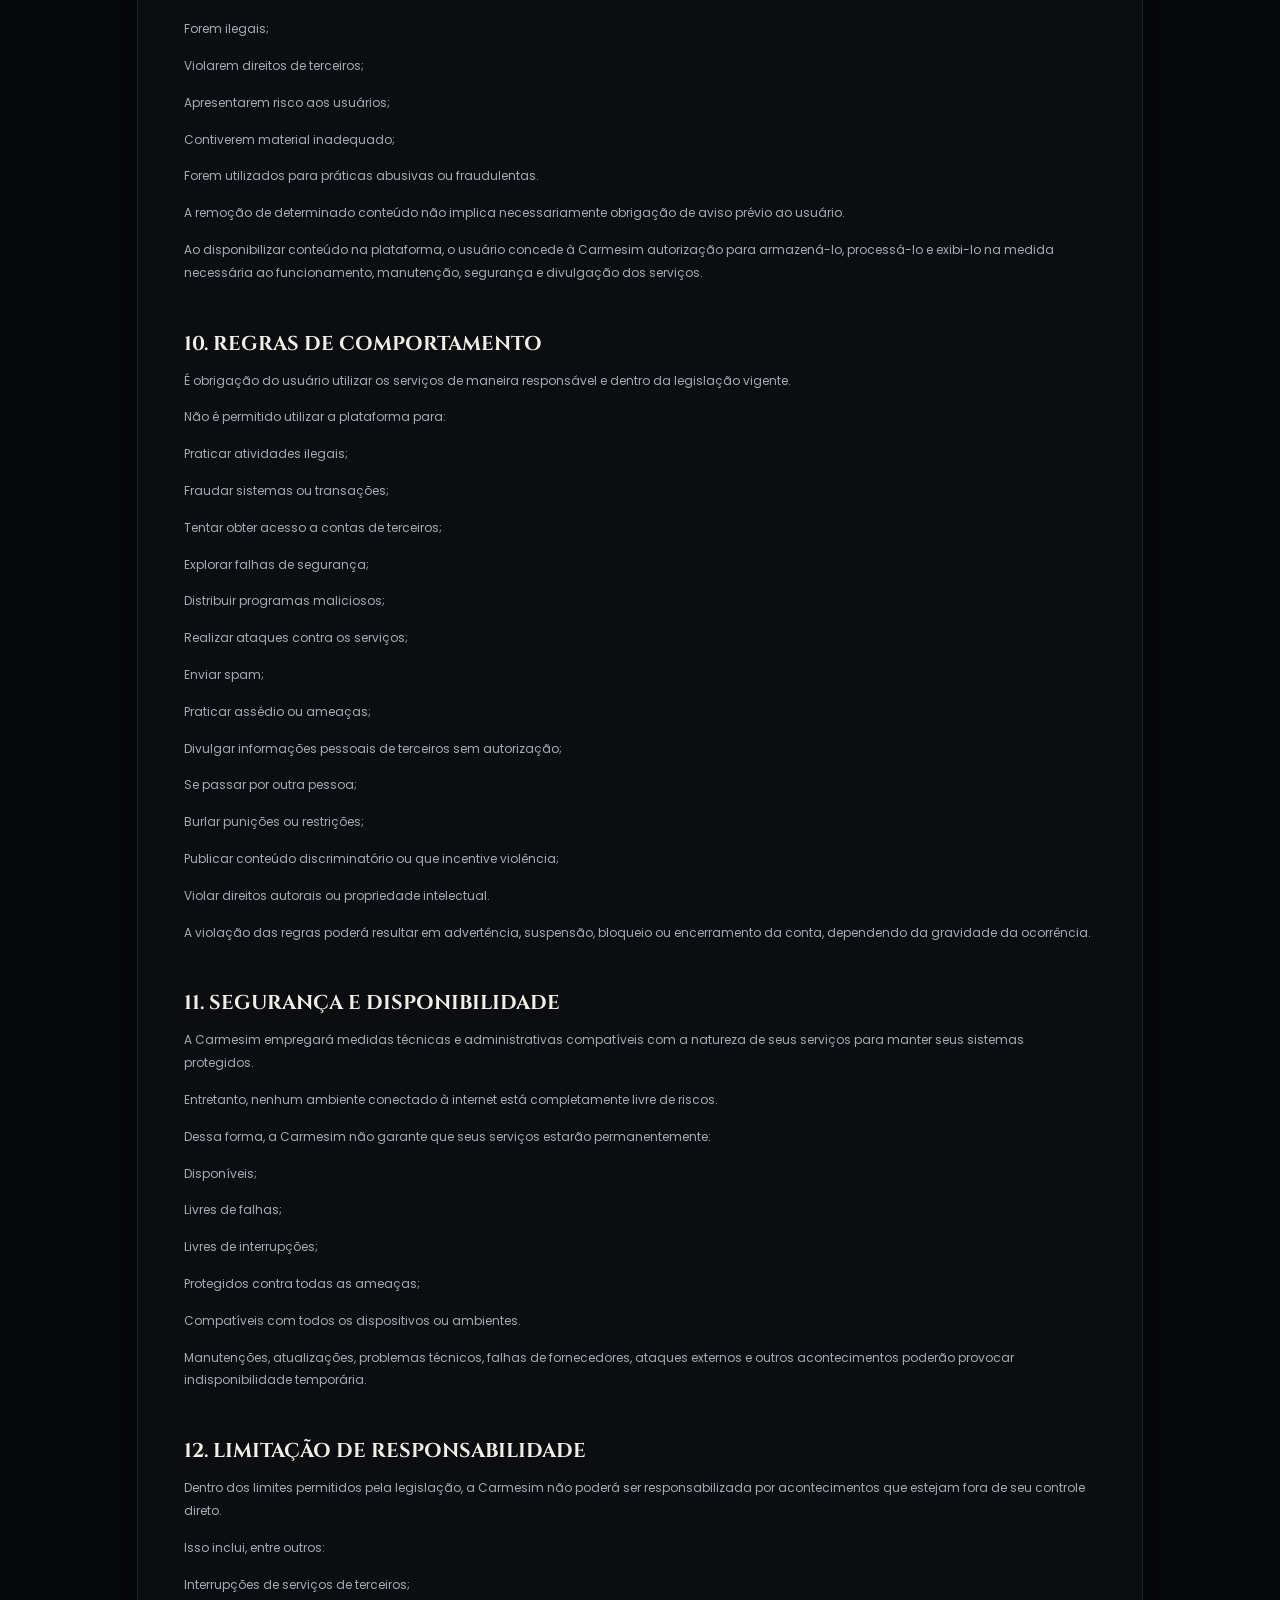
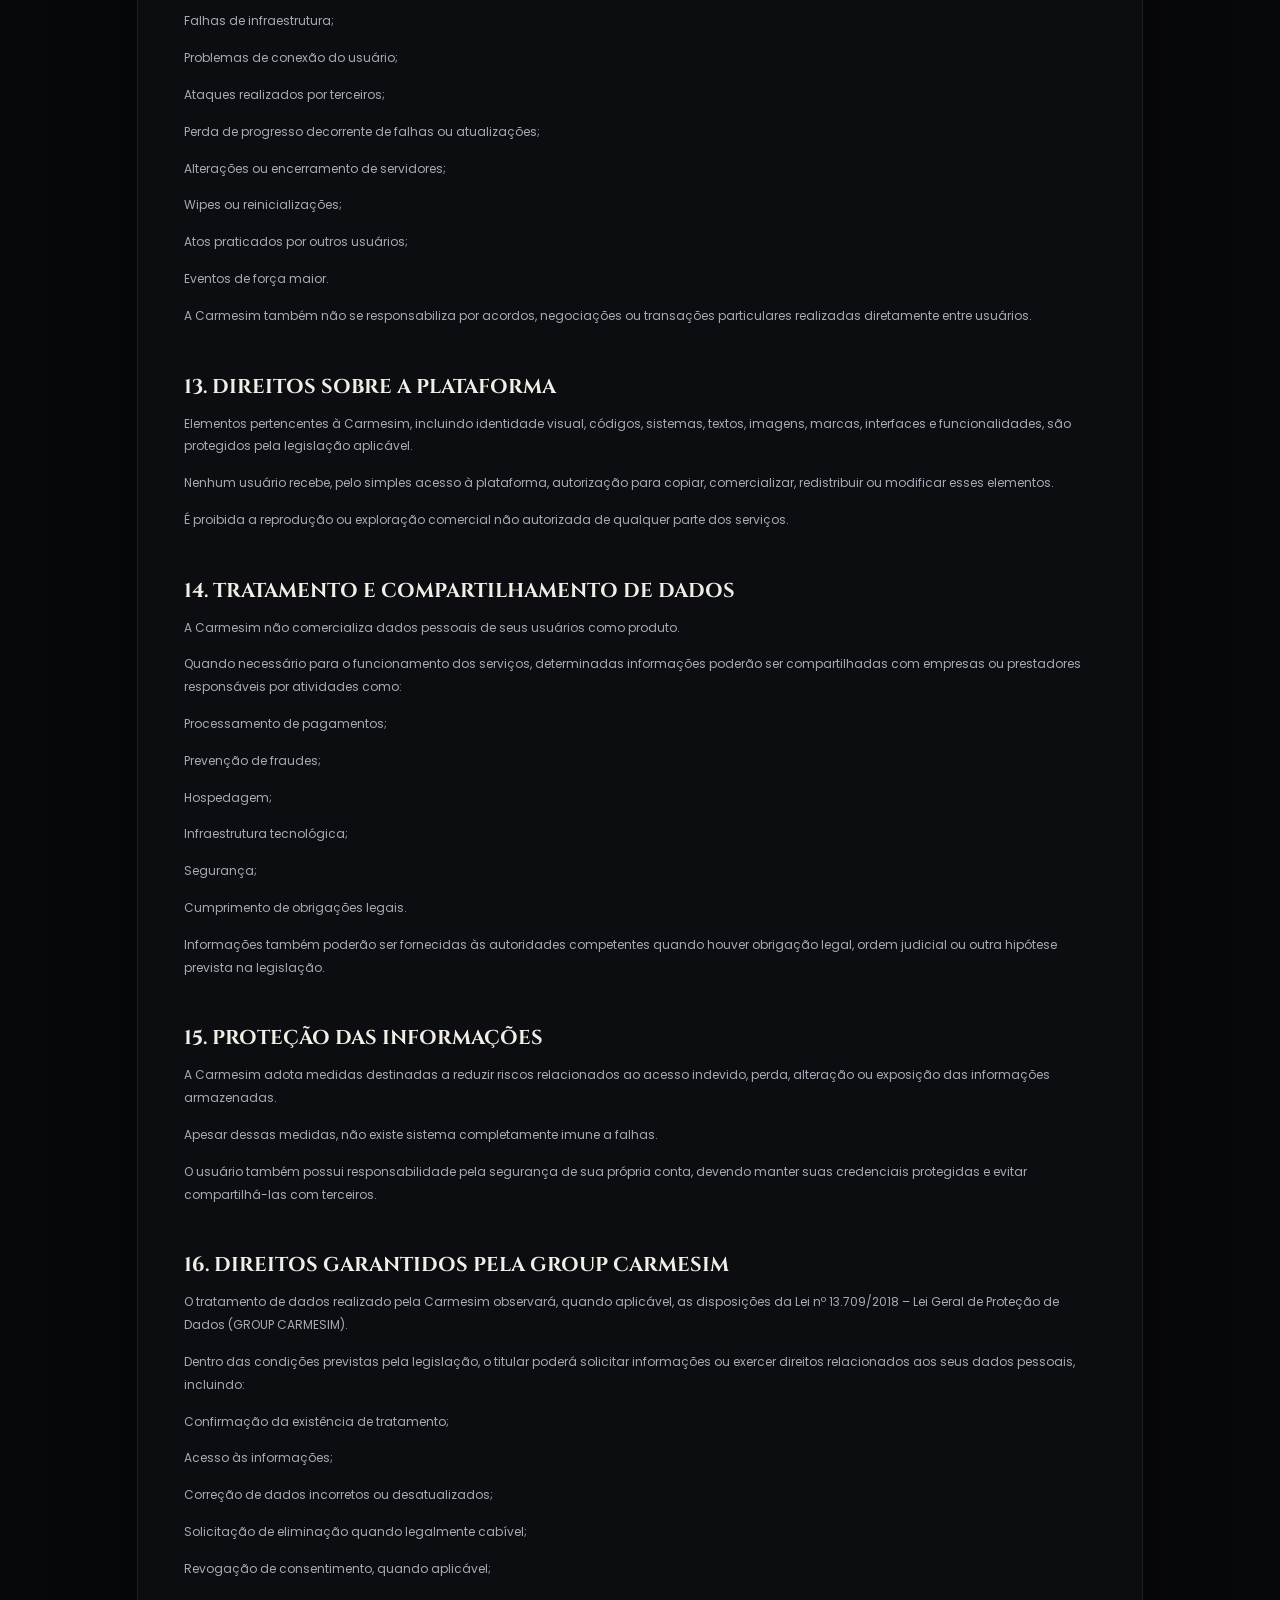
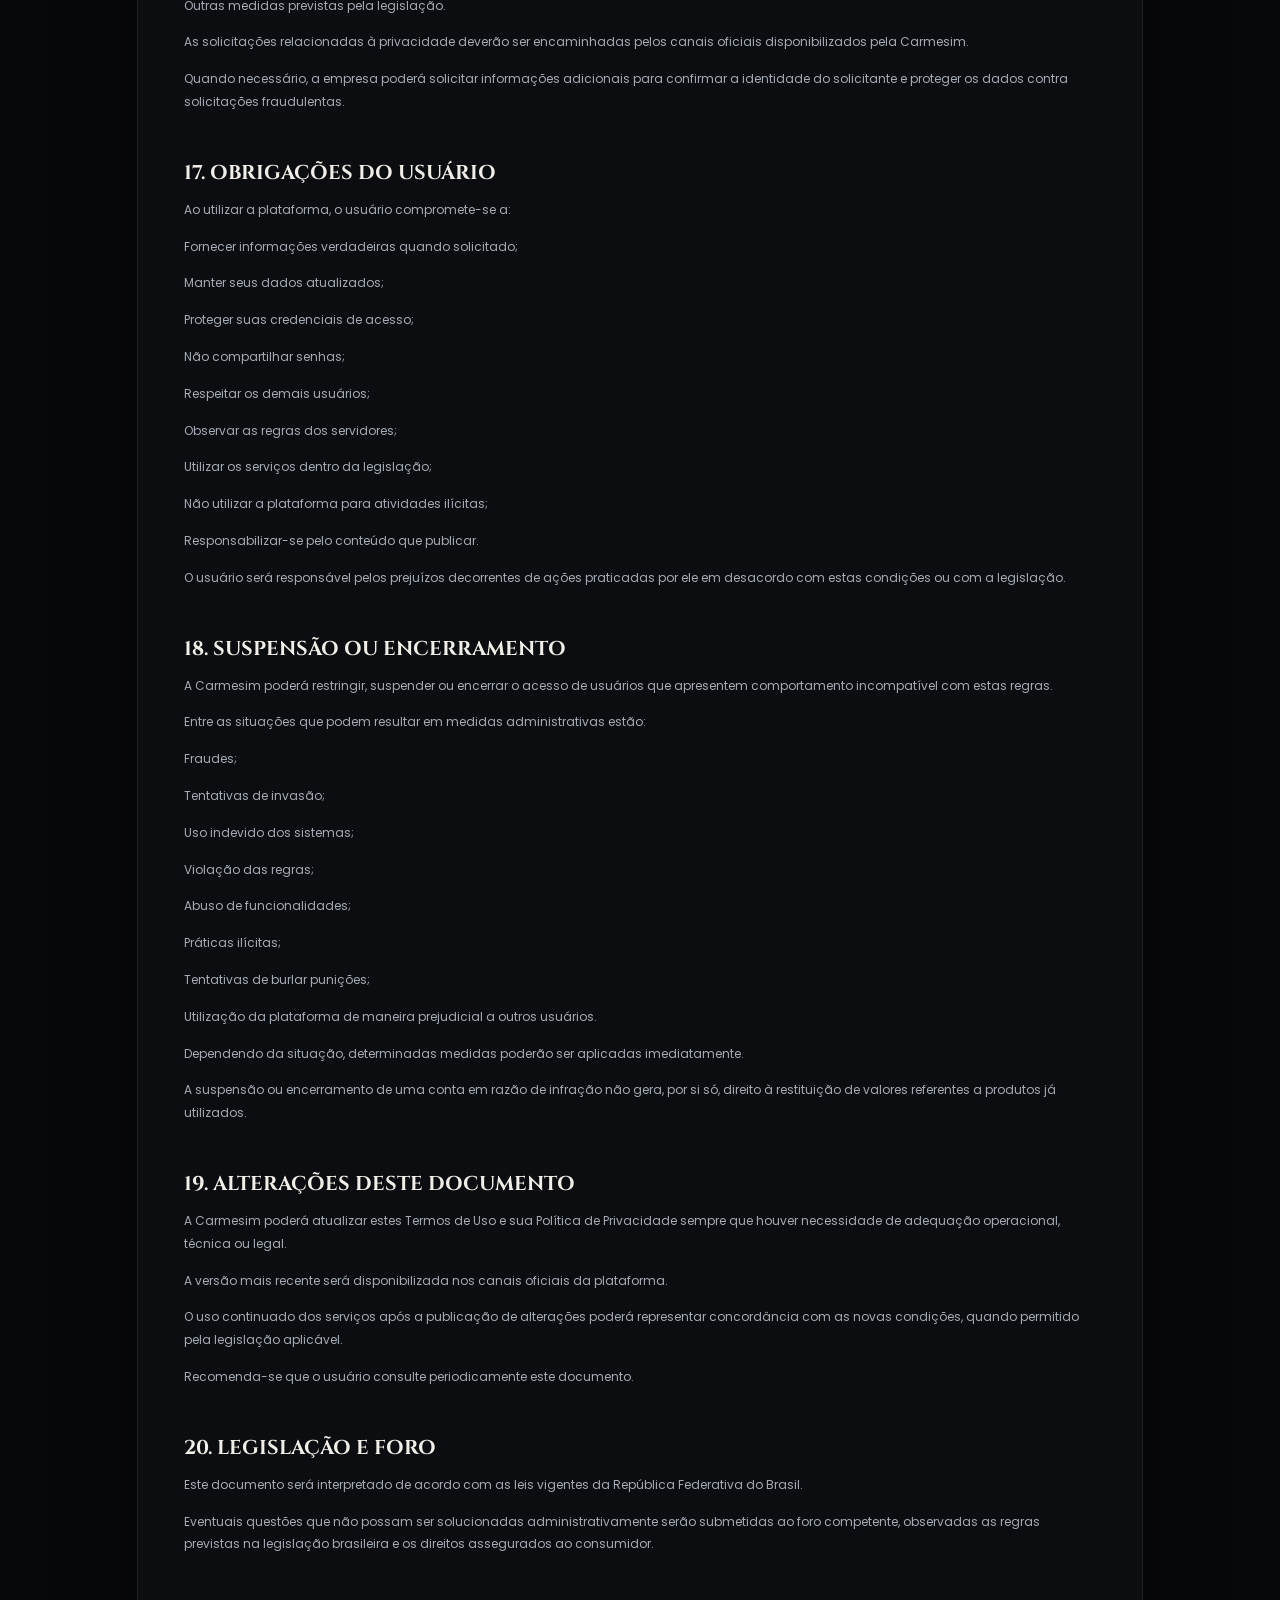
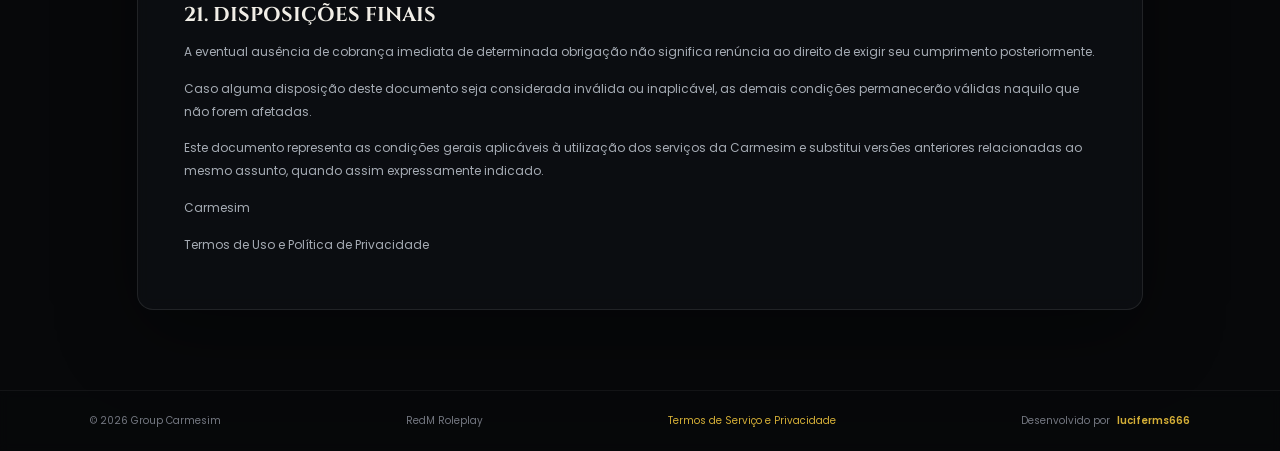
<file: pages/termos.html>
<!doctype html><html lang="pt-BR"><head><meta charset="utf-8"><meta name="viewport" content="width=device-width,initial-scale=1">
<title>Termos de Serviço e Privacidade • Condado Carmesim</title>
<link rel="preconnect" href="https://fonts.googleapis.com"><link rel="preconnect" href="https://fonts.gstatic.com" crossorigin>
<link href="https://fonts.googleapis.com/css2?family=Cinzel:wght@600;700&family=Poppins:wght@400;500;600;700&display=swap" rel="stylesheet">
<link rel="stylesheet" href="../style.css?v=10">
<style>
.terms-page{max-width:1050px;margin:0 auto;padding:54px 22px 80px}
.terms-card{background:rgba(13,15,18,.90);border:1px solid rgba(255,255,255,.09);border-radius:16px;box-shadow:0 24px 80px rgba(0,0,0,.38);overflow:hidden;backdrop-filter:blur(7px)}
.terms-head{padding:42px 46px 30px;border-bottom:1px solid rgba(255,255,255,.08);background:linear-gradient(120deg,rgba(122,20,20,.16),rgba(212,175,55,.045) 48%,transparent)}
.terms-kicker{display:block;color:#d4af37;font-size:9px;font-weight:700;letter-spacing:2px;margin-bottom:9px}.terms-head h1{font:700 34px Cinzel,Georgia,serif;color:#f1eee7;margin:0 0 12px;line-height:1.2}.terms-head p{color:#9ca3ad;font-size:12px;line-height:1.8;margin:0;max-width:780px}
.terms-content{padding:38px 46px}.terms-content h2{font:700 20px Cinzel,Georgia,serif;color:#f1eee7;margin:38px 0 13px;padding-top:7px}.terms-content h2:first-of-type{margin-top:0}.terms-content p,.terms-content li{font-size:12px;line-height:1.9;color:#a5abb4}.terms-content p{margin:0 0 14px}.terms-content strong{color:#e7e3da}.terms-content ul{margin:0 0 18px;padding-left:22px}.terms-content li{margin:3px 0}.terms-content hr{border:0;border-top:1px solid rgba(255,255,255,.07);margin:26px 0}.terms-content h1{display:none}.terms-meta{margin-top:30px;padding:18px 20px;border:1px solid rgba(212,175,55,.15);border-radius:11px;background:rgba(212,175,55,.045);color:#858c96;font-size:10px}.terms-meta strong{color:#d4af37}
.footer .terms-link{color:#d4af37;text-decoration:none;transition:.2s}.footer .terms-link:hover{color:#f0d879;text-decoration:underline}
@media(max-width:700px){.terms-page{padding:28px 14px 55px}.terms-head,.terms-content{padding:28px 22px}.terms-head h1{font-size:25px}.terms-content h2{font-size:18px}.terms-content p,.terms-content li{font-size:11px}.footer{gap:14px;flex-wrap:wrap}.footer .terms-link{width:100%;order:3}}
</style><link rel="icon" type="image/x-icon" href="../favicon.ico">
<link rel="shortcut icon" type="image/x-icon" href="../favicon.ico">
<link rel="icon" type="image/png" sizes="32x32" href="../assets/images/favicon.png">
</head><body class="immersive-page">
<header class="top-panel"><a class="top-brand" href="../index.html"><div class="top-brand-logo"><img src="../assets/images/logo.webp" alt="Logo Carmesim"></div><div><strong>CARMESIM</strong><span>CONDADO • REDM</span></div></a>
<button class="mobile-menu" id="mobileMenu" aria-label="Menu">☰</button>
<nav class="top-nav" id="topNav"><a class="nav-item" href="../index.html"><span class="nav-icon">⌂</span>Home</a><a class="nav-item" href="conexao.html"><span class="nav-icon">⌁</span>Conexão</a><a class="nav-item" href="empresas.html"><span class="nav-icon">▣</span>Empresas</a><a class="nav-item" href="precificacao.html"><span class="nav-icon">$</span>Precificação</a><a class="nav-item" href="media.html"><span class="nav-icon">▧</span>Media</a><a class="nav-item" href="sobre.html"><span class="nav-icon">ⓘ</span>Sobre</a><a class="nav-item" href="regras.html"><span class="nav-icon">§</span>Regras</a><a class="nav-item" href="comandos.html"><span class="nav-icon">↗</span>Comandos</a><a class="nav-item" href="/streamer/index.php"><span class="nav-icon">✦</span>Creators</a><a class="nav-item" href="#" data-status-open><span class="nav-icon">◉</span>Status</a></nav>
<div class="top-actions"><a class="top-account" href="conta.html">Conta →</a></div></header>
<main class="main-content"><div class="breadcrumb-bar"><span>Condado Carmesim</span><b>/</b><strong>Termos de Serviço</strong></div>
<section class="terms-page"><div class="terms-card"><div class="terms-head"><span class="terms-kicker">CARMESIM</span><h1>Termos de Utilização e Política de Privacidade</h1><p>Condições para utilização dos serviços, plataformas, sistemas, conteúdos e produtos disponibilizados pela Carmesim.</p></div><article class="terms-content"><p>TERMOS DE UTILIZAÇÃO E POLÍTICA DE PRIVACIDADE</p>
<p>Carmesim</p>
<p>Este documento estabelece as condições para utilização dos serviços, plataformas, sistemas, conteúdos e produtos disponibilizados pela Carmesim, bem como apresenta as diretrizes relacionadas ao tratamento e à proteção dos dados dos usuários.</p>
<p>Ao utilizar qualquer serviço disponibilizado pela Carmesim, o usuário declara estar ciente das condições aqui estabelecidas. Caso não concorde com alguma das disposições, deverá interromper a utilização da plataforma.</p>
<h2>1. SOBRE A UTILIZAÇÃO DA PLATAFORMA</h2>
<p>A Carmesim disponibiliza serviços digitais destinados, entre outras finalidades, à utilização em ambientes de entretenimento, jogos online e servidores de Roleplay (RP), incluindo servidores RedM.</p>
<p>As regras deste documento aplicam-se a todos que utilizarem os serviços da plataforma, independentemente de serem jogadores, visitantes, compradores, colaboradores ou participantes das funcionalidades disponibilizadas.</p>
<p>O acesso à plataforma poderá envolver:</p>
<p>Sistemas relacionados aos servidores;</p>
<p>Contas de usuários;</p>
<p>Produtos e benefícios digitais;</p>
<p>Moedas ou créditos virtuais;</p>
<p>Conteúdos publicados pelos usuários;</p>
<p>Sistemas de comunicação e interação;</p>
<p>Serviços e funcionalidades disponibilizados futuramente.</p>
<p>A Carmesim poderá criar, modificar, substituir ou retirar funcionalidades de seus serviços sempre que considerar necessário.</p>
<h2>2. INFORMAÇÕES RELACIONADAS AO USUÁRIO</h2>
<p>Para disponibilizar seus serviços, a plataforma poderá receber determinadas informações fornecidas diretamente pelo usuário.</p>
<p>Entre elas podem estar:</p>
<p>Nome ou identificação utilizada na plataforma;</p>
<p>Apelido, nickname ou nome de personagem;</p>
<p>Endereço de e-mail;</p>
<p>Identificadores relacionados a plataformas de jogos;</p>
<p>Identificadores vinculados ao Discord ou outros serviços;</p>
<p>Informações necessárias para processamento de pagamentos;</p>
<p>Conteúdos enviados ou publicados pelo próprio usuário.</p>
<p>Algumas informações também poderão ser registradas automaticamente durante a utilização dos serviços, como:</p>
<p>Endereço IP;</p>
<p>Informações do navegador;</p>
<p>Tipo de dispositivo utilizado;</p>
<p>Registros de acesso;</p>
<p>Informações relacionadas à utilização da plataforma;</p>
<p>Datas e horários de determinadas atividades.</p>
<p>A coleta dessas informações ocorre com a finalidade de permitir o funcionamento adequado dos serviços e o cumprimento das obrigações aplicáveis.</p>
<h2>3. COMO AS INFORMAÇÕES PODEM SER UTILIZADAS</h2>
<p>Os dados disponibilizados ou registrados pela plataforma poderão ser utilizados para diferentes finalidades relacionadas à operação da Carmesim.</p>
<p>Entre essas finalidades estão:</p>
<p>Criar e administrar contas;</p>
<p>Identificar usuários dentro dos sistemas;</p>
<p>Processar pedidos e pagamentos;</p>
<p>Liberar produtos ou benefícios digitais;</p>
<p>Prevenir tentativas de fraude;</p>
<p>Detectar utilização indevida da plataforma;</p>
<p>Aplicar regras e medidas administrativas;</p>
<p>Melhorar os serviços disponibilizados;</p>
<p>Enviar comunicados relacionados à conta ou às operações realizadas;</p>
<p>Realizar atividades de segurança;</p>
<p>Atender determinações legais ou regulatórias;</p>
<p>Administrar conteúdos enviados pelos usuários.</p>
<p>As informações não serão utilizadas para finalidades incompatíveis com a operação dos serviços ou com as obrigações legais aplicáveis.</p>
<h2>4. PRODUTOS DIGITAIS E BENEFÍCIOS VIRTUAIS</h2>
<p>Os produtos disponibilizados pela Carmesim por meio de seus sistemas são destinados a utilização exclusivamente digital.</p>
<p>Salvo quando expressamente informado de maneira diferente, os produtos comercializados:</p>
<p>Não constituem produtos físicos;</p>
<p>Não representam dinheiro ou patrimônio fora da plataforma;</p>
<p>Não devem ser considerados investimentos;</p>
<p>Não possuem finalidade de utilização fora dos ambientes para os quais foram disponibilizados.</p>
<p>Determinados produtos poderão estar vinculados a uma conta, personagem ou identificação específica.</p>
<p>A disponibilidade e o funcionamento desses produtos também poderão depender das regras, configurações e condições dos respectivos servidores ou sistemas.</p>
<h2>5. COMPRAS E DISPONIBILIZAÇÃO DE PRODUTOS</h2>
<p>A conclusão de uma compra representa a solicitação de aquisição de determinado produto ou benefício disponibilizado pela plataforma.</p>
<p>Após a confirmação do pagamento, o produto poderá ser disponibilizado de forma automática ou por meio dos procedimentos definidos pela Carmesim.</p>
<p>Por se tratarem de produtos e benefícios digitais destinados à utilização dentro da plataforma ou dos servidores, sua disponibilização poderá ocorrer imediatamente após a confirmação da transação.</p>
<p>A utilização do produto pelo usuário poderá impedir sua reversão ou recuperação, conforme a natureza do serviço adquirido e a legislação aplicável.</p>
<h2>6. CANCELAMENTOS, ESTORNOS E REEMBOLSOS</h2>
<p>Solicitações relacionadas a pagamentos serão analisadas de acordo com a natureza da transação, do produto adquirido e das disposições legais aplicáveis.</p>
<p>Não serão considerados motivos suficientes para restituição automática situações como:</p>
<p>Utilização do benefício adquirido;</p>
<p>Alteração ou encerramento de personagem;</p>
<p>Wipe ou reset de servidor;</p>
<p>Alterações na estrutura ou funcionamento do servidor;</p>
<p>Mudanças de balanceamento;</p>
<p>Suspensão ou banimento decorrente de violação das regras;</p>
<p>Descontinuação de funcionalidades por motivos operacionais.</p>
<p>A aquisição de um produto não garante que determinada funcionalidade do servidor permanecerá disponível indefinidamente.</p>
<p>Quando houver previsão legal obrigatória de restituição, a legislação aplicável prevalecerá sobre as disposições deste documento.</p>
<h2>7. VINCULAÇÃO DOS PRODUTOS À CONTA</h2>
<p>Produtos, vantagens e benefícios digitais poderão ser associados diretamente à conta, personagem ou identificação utilizada no momento da compra.</p>
<p>Salvo autorização expressa da Carmesim, não é permitida a comercialização ou transferência desses benefícios entre usuários.</p>
<p>Não será permitida, por exemplo:</p>
<p>Venda de produtos digitais adquiridos;</p>
<p>Troca de benefícios entre contas;</p>
<p>Doação não autorizada;</p>
<p>Cessão de produtos para terceiros;</p>
<p>Utilização de mecanismos destinados a transferir benefícios de forma irregular.</p>
<p>A identificação de irregularidades poderá resultar na remoção do benefício e na aplicação de medidas administrativas.</p>
<h2>8. CONTEÚDO PUBLICADO PELOS USUÁRIOS</h2>
<p>A plataforma poderá permitir que seus usuários publiquem ou compartilhem conteúdos.</p>
<p>Esses conteúdos podem incluir:</p>
<p>Textos;</p>
<p>Imagens;</p>
<p>Vídeos;</p>
<p>Comentários;</p>
<p>Mensagens;</p>
<p>Publicações;</p>
<p>Tópicos;</p>
<p>Outros materiais compatíveis com as funcionalidades da plataforma.</p>
<p>O usuário permanece responsável pelo conteúdo que publicar e deverá possuir os direitos ou autorizações necessários para sua utilização.</p>
<p>A Carmesim não assume responsabilidade pelo conteúdo criado por terceiros, especialmente quando este for publicado sem autorização ou contrariar a legislação vigente.</p>
<h2>9. MODERAÇÃO E REMOÇÃO DE CONTEÚDO</h2>
<p>A Carmesim poderá analisar conteúdos disponibilizados dentro de seus sistemas quando houver necessidade de segurança, moderação, cumprimento das regras ou atendimento a determinações legais.</p>
<p>Conteúdos poderão ser removidos quando:</p>
<p>Violarem este documento;</p>
<p>Contrariarem as regras da plataforma;</p>
<p>Forem ilegais;</p>
<p>Violarem direitos de terceiros;</p>
<p>Apresentarem risco aos usuários;</p>
<p>Contiverem material inadequado;</p>
<p>Forem utilizados para práticas abusivas ou fraudulentas.</p>
<p>A remoção de determinado conteúdo não implica necessariamente obrigação de aviso prévio ao usuário.</p>
<p>Ao disponibilizar conteúdo na plataforma, o usuário concede à Carmesim autorização para armazená-lo, processá-lo e exibi-lo na medida necessária ao funcionamento, manutenção, segurança e divulgação dos serviços.</p>
<h2>10. REGRAS DE COMPORTAMENTO</h2>
<p>É obrigação do usuário utilizar os serviços de maneira responsável e dentro da legislação vigente.</p>
<p>Não é permitido utilizar a plataforma para:</p>
<p>Praticar atividades ilegais;</p>
<p>Fraudar sistemas ou transações;</p>
<p>Tentar obter acesso a contas de terceiros;</p>
<p>Explorar falhas de segurança;</p>
<p>Distribuir programas maliciosos;</p>
<p>Realizar ataques contra os serviços;</p>
<p>Enviar spam;</p>
<p>Praticar assédio ou ameaças;</p>
<p>Divulgar informações pessoais de terceiros sem autorização;</p>
<p>Se passar por outra pessoa;</p>
<p>Burlar punições ou restrições;</p>
<p>Publicar conteúdo discriminatório ou que incentive violência;</p>
<p>Violar direitos autorais ou propriedade intelectual.</p>
<p>A violação das regras poderá resultar em advertência, suspensão, bloqueio ou encerramento da conta, dependendo da gravidade da ocorrência.</p>
<h2>11. SEGURANÇA E DISPONIBILIDADE</h2>
<p>A Carmesim empregará medidas técnicas e administrativas compatíveis com a natureza de seus serviços para manter seus sistemas protegidos.</p>
<p>Entretanto, nenhum ambiente conectado à internet está completamente livre de riscos.</p>
<p>Dessa forma, a Carmesim não garante que seus serviços estarão permanentemente:</p>
<p>Disponíveis;</p>
<p>Livres de falhas;</p>
<p>Livres de interrupções;</p>
<p>Protegidos contra todas as ameaças;</p>
<p>Compatíveis com todos os dispositivos ou ambientes.</p>
<p>Manutenções, atualizações, problemas técnicos, falhas de fornecedores, ataques externos e outros acontecimentos poderão provocar indisponibilidade temporária.</p>
<h2>12. LIMITAÇÃO DE RESPONSABILIDADE</h2>
<p>Dentro dos limites permitidos pela legislação, a Carmesim não poderá ser responsabilizada por acontecimentos que estejam fora de seu controle direto.</p>
<p>Isso inclui, entre outros:</p>
<p>Interrupções de serviços de terceiros;</p>
<p>Falhas de infraestrutura;</p>
<p>Problemas de conexão do usuário;</p>
<p>Ataques realizados por terceiros;</p>
<p>Perda de progresso decorrente de falhas ou atualizações;</p>
<p>Alterações ou encerramento de servidores;</p>
<p>Wipes ou reinicializações;</p>
<p>Atos praticados por outros usuários;</p>
<p>Eventos de força maior.</p>
<p>A Carmesim também não se responsabiliza por acordos, negociações ou transações particulares realizadas diretamente entre usuários.</p>
<h2>13. DIREITOS SOBRE A PLATAFORMA</h2>
<p>Elementos pertencentes à Carmesim, incluindo identidade visual, códigos, sistemas, textos, imagens, marcas, interfaces e funcionalidades, são protegidos pela legislação aplicável.</p>
<p>Nenhum usuário recebe, pelo simples acesso à plataforma, autorização para copiar, comercializar, redistribuir ou modificar esses elementos.</p>
<p>É proibida a reprodução ou exploração comercial não autorizada de qualquer parte dos serviços.</p>
<h2>14. TRATAMENTO E COMPARTILHAMENTO DE DADOS</h2>
<p>A Carmesim não comercializa dados pessoais de seus usuários como produto.</p>
<p>Quando necessário para o funcionamento dos serviços, determinadas informações poderão ser compartilhadas com empresas ou prestadores responsáveis por atividades como:</p>
<p>Processamento de pagamentos;</p>
<p>Prevenção de fraudes;</p>
<p>Hospedagem;</p>
<p>Infraestrutura tecnológica;</p>
<p>Segurança;</p>
<p>Cumprimento de obrigações legais.</p>
<p>Informações também poderão ser fornecidas às autoridades competentes quando houver obrigação legal, ordem judicial ou outra hipótese prevista na legislação.</p>
<h2>15. PROTEÇÃO DAS INFORMAÇÕES</h2>
<p>A Carmesim adota medidas destinadas a reduzir riscos relacionados ao acesso indevido, perda, alteração ou exposição das informações armazenadas.</p>
<p>Apesar dessas medidas, não existe sistema completamente imune a falhas.</p>
<p>O usuário também possui responsabilidade pela segurança de sua própria conta, devendo manter suas credenciais protegidas e evitar compartilhá-las com terceiros.</p>
<h2>16. DIREITOS GARANTIDOS PELA GROUP CARMESIM</h2>
<p>O tratamento de dados realizado pela Carmesim observará, quando aplicável, as disposições da Lei nº 13.709/2018 – Lei Geral de Proteção de Dados (GROUP CARMESIM).</p>
<p>Dentro das condições previstas pela legislação, o titular poderá solicitar informações ou exercer direitos relacionados aos seus dados pessoais, incluindo:</p>
<p>Confirmação da existência de tratamento;</p>
<p>Acesso às informações;</p>
<p>Correção de dados incorretos ou desatualizados;</p>
<p>Solicitação de eliminação quando legalmente cabível;</p>
<p>Revogação de consentimento, quando aplicável;</p>
<p>Outras medidas previstas pela legislação.</p>
<p>As solicitações relacionadas à privacidade deverão ser encaminhadas pelos canais oficiais disponibilizados pela Carmesim.</p>
<p>Quando necessário, a empresa poderá solicitar informações adicionais para confirmar a identidade do solicitante e proteger os dados contra solicitações fraudulentas.</p>
<h2>17. OBRIGAÇÕES DO USUÁRIO</h2>
<p>Ao utilizar a plataforma, o usuário compromete-se a:</p>
<p>Fornecer informações verdadeiras quando solicitado;</p>
<p>Manter seus dados atualizados;</p>
<p>Proteger suas credenciais de acesso;</p>
<p>Não compartilhar senhas;</p>
<p>Respeitar os demais usuários;</p>
<p>Observar as regras dos servidores;</p>
<p>Utilizar os serviços dentro da legislação;</p>
<p>Não utilizar a plataforma para atividades ilícitas;</p>
<p>Responsabilizar-se pelo conteúdo que publicar.</p>
<p>O usuário será responsável pelos prejuízos decorrentes de ações praticadas por ele em desacordo com estas condições ou com a legislação.</p>
<h2>18. SUSPENSÃO OU ENCERRAMENTO</h2>
<p>A Carmesim poderá restringir, suspender ou encerrar o acesso de usuários que apresentem comportamento incompatível com estas regras.</p>
<p>Entre as situações que podem resultar em medidas administrativas estão:</p>
<p>Fraudes;</p>
<p>Tentativas de invasão;</p>
<p>Uso indevido dos sistemas;</p>
<p>Violação das regras;</p>
<p>Abuso de funcionalidades;</p>
<p>Práticas ilícitas;</p>
<p>Tentativas de burlar punições;</p>
<p>Utilização da plataforma de maneira prejudicial a outros usuários.</p>
<p>Dependendo da situação, determinadas medidas poderão ser aplicadas imediatamente.</p>
<p>A suspensão ou encerramento de uma conta em razão de infração não gera, por si só, direito à restituição de valores referentes a produtos já utilizados.</p>
<h2>19. ALTERAÇÕES DESTE DOCUMENTO</h2>
<p>A Carmesim poderá atualizar estes Termos de Uso e sua Política de Privacidade sempre que houver necessidade de adequação operacional, técnica ou legal.</p>
<p>A versão mais recente será disponibilizada nos canais oficiais da plataforma.</p>
<p>O uso continuado dos serviços após a publicação de alterações poderá representar concordância com as novas condições, quando permitido pela legislação aplicável.</p>
<p>Recomenda-se que o usuário consulte periodicamente este documento.</p>
<h2>20. LEGISLAÇÃO E FORO</h2>
<p>Este documento será interpretado de acordo com as leis vigentes da República Federativa do Brasil.</p>
<p>Eventuais questões que não possam ser solucionadas administrativamente serão submetidas ao foro competente, observadas as regras previstas na legislação brasileira e os direitos assegurados ao consumidor.</p>
<h2>21. DISPOSIÇÕES FINAIS</h2>
<p>A eventual ausência de cobrança imediata de determinada obrigação não significa renúncia ao direito de exigir seu cumprimento posteriormente.</p>
<p>Caso alguma disposição deste documento seja considerada inválida ou inaplicável, as demais condições permanecerão válidas naquilo que não forem afetadas.</p>
<p>Este documento representa as condições gerais aplicáveis à utilização dos serviços da Carmesim e substitui versões anteriores relacionadas ao mesmo assunto, quando assim expressamente indicado.</p>
<p>Carmesim</p>
<p>Termos de Uso e Política de Privacidade</p></article></div></section>
<footer class="footer"><span>© 2026 Group Carmesim</span><span>RedM Roleplay</span><span><a class="terms-link" href="termos.html">Termos de Serviço e Privacidade</a></span><div class="developer-credit">Desenvolvido por <a class="developer-discord" href="https://discord.com/users/207712204890439680" target="_blank" rel="noopener noreferrer"><strong>luciferms666</strong></a></div></footer></main><div class="status-overlay" id="statusOverlay"></div>
<aside class="status-drawer" id="statusDrawer"><div class="status-head"><button class="status-close" id="statusClose" type="button">×</button><span class="section-kicker">CONDADO CARMESIM</span><h2>Status dos Servidores</h2><p>Verificação em tempo real do servidor RedM e da conexão CFX.</p></div><div class="status-live-grid"><div class="status-live-card" id="redmStatusCard"><div class="status-live-icon">●</div><div><span>Servidor RedM</span><strong id="redmStatusText">Verificando...</strong></div></div><div class="status-live-card" id="cfxStatusCard"><div class="status-live-icon">↗</div><div><span>Conexão CFX</span><strong id="cfxStatusText">Verificando...</strong></div></div></div><div class="status-list"><div class="status-server"><div class="status-server-title"><strong>Condado Carmesim</strong><span class="status-badge" id="classicBadge">Verificando</span></div><div class="status-row"><span>Servidor</span><span class="status-value" id="classicServerValue"><i></i>Verificando...</span></div><div class="status-row"><span>Jogadores</span><span class="status-value" id="classicPlayersValue"><i></i>-- online</span></div></div></div></aside>
<script src="../app.js?v=8"></script></body></html>
</file>
<file: style.css>
html,body{background:#08090b}
*{box-sizing:border-box}
html,body{margin:0;padding:0;color:#f2f3f5;font-family:Poppins,Arial,sans-serif}
body{padding-top:78px}
a{text-decoration:none;color:inherit}
.top-panel{position:fixed;top:0;left:0;right:0;width:100%;height:78px;z-index:9999;display:flex;align-items:center;background:#101114;border-bottom:1px solid rgba(255,255,255,.09);box-shadow:0 5px 25px rgba(0,0,0,.4)}
.top-brand{width:220px;height:78px;flex:0 0 220px;display:flex;align-items:center;gap:10px;padding:8px 14px;border-right:1px solid rgba(255,255,255,.07)}
.top-brand-logo{width:46px;height:58px;display:flex;align-items:center;justify-content:center}
.top-brand-logo img{width:54px;height:54px;object-fit:contain}
.top-brand strong{display:block;font:700 17px Cinzel,Georgia,serif;letter-spacing:1.3px}
.top-brand span{display:block;font-size:8px;color:#737780;letter-spacing:1px}
.top-nav{height:100%;display:flex;align-items:center;gap:3px;padding:0 10px;flex:1;overflow-x:auto;scrollbar-width:none}
.top-nav::-webkit-scrollbar{display:none}
.nav-item{height:42px;padding:0 13px;display:flex;align-items:center;gap:8px;border-radius:8px;color:#a4a8b0;font-size:12px;white-space:nowrap}
.nav-item:hover,.nav-item.active{background:#292c32;color:#fff}
.nav-icon{color:#d4af37;font-size:13px}
.top-actions{padding:0 14px;flex:0 0 auto}
.top-account{height:38px;padding:0 13px;display:flex;align-items:center;border:1px solid rgba(255,255,255,.1);border-radius:8px;color:#a4a8b0;font-size:11px;white-space:nowrap}
.top-account:hover{background:#202329;color:#fff}
.mobile-menu{display:none;border:0;background:none;color:#fff;font-size:22px;cursor:pointer}
.main-content{width:100%;min-height:calc(100vh - 78px)}
.breadcrumb-bar{height:48px;padding:0 34px;display:flex;align-items:center;background:#111214;border-bottom:1px solid rgba(255,255,255,.06);font-size:11px;color:#737780}
.breadcrumb-bar b{margin:0 9px;color:#555962}.breadcrumb-bar strong{color:#f2f3f5}
.hero{min-height:580px;position:relative;overflow:hidden;border-bottom:1px solid rgba(255,255,255,.07);background:#111214}
.hero-background{position:absolute;inset:0;background-image:linear-gradient(90deg,rgba(8,9,11,.98),rgba(8,9,11,.80) 52%,rgba(8,9,11,.45)),url("assets/images/background.webp");background-size:cover;background-position:center;background-repeat:no-repeat}
.hero-content{position:relative;z-index:2;padding:28px 7% 65px}
.hero-logo-space{height:195px;display:flex;justify-content:center;align-items:flex-start}
.hero-logo-space img{width:min(450px,60vw);height:185px;object-fit:contain;object-position:center top;filter:drop-shadow(0 10px 20px rgba(0,0,0,.6))}
.hero-copy{max-width:780px}.eyebrow,.section-kicker{color:#d4af37;font-size:10px;font-weight:600;letter-spacing:2px}
.hero h1{margin:10px 0 0;font:700 clamp(36px,4vw,55px)/1.05 Cinzel,Georgia,serif}.hero h1 span{color:#ddd4bb}
.hero p{max-width:590px;margin:16px 0 0;color:#a4a8b0;line-height:1.8;font-size:13px}
.hero-actions{display:flex;gap:10px;margin-top:24px;flex-wrap:wrap}
.btn{min-height:42px;padding:0 17px;border-radius:7px;display:inline-flex;align-items:center;font-size:12px;font-weight:600}
.btn-primary{background:#8f2525}.btn-secondary{border:1px solid #ffffff1f;background:#ffffff0a}
.content-section{padding:52px 7%}.section-heading{display:flex;justify-content:space-between;align-items:end;gap:30px;margin-bottom:24px}
.section-heading h2{font:700 25px Cinzel,Georgia,serif;margin:7px 0 0}.section-heading p{max-width:430px;color:#a4a8b0;font-size:12px}
.feature-grid{display:grid;grid-template-columns:repeat(2,1fr);gap:10px}
.feature-card{min-height:118px;padding:22px;display:flex;align-items:center;gap:17px;border:1px solid #ffffff0d;border-radius:12px;background:#181a1e}
.feature-card>strong{width:43px;height:43px;display:grid;place-items:center;border-radius:9px;color:#d4af37;background:#d4af3712}
.feature-card h3{font-size:14px;margin:0 0 5px}.feature-card p{color:#a4a8b0;font-size:11px;margin:0}.feature-card em{margin-left:auto;color:#737780;font-style:normal}
.footer{padding:22px 7%;display:flex;justify-content:space-between;border-top:1px solid #ffffff0d;color:#737780;font-size:10px}
.status-overlay{position:fixed;inset:0;background:rgba(0,0,0,.55);opacity:0;visibility:hidden;transition:.2s;z-index:10000}
.status-overlay.open{opacity:1;visibility:visible}
.status-drawer{position:fixed;top:78px;right:0;width:min(390px,92vw);height:calc(100vh - 78px);background:#15171b;border-left:1px solid rgba(255,255,255,.09);box-shadow:-18px 0 55px rgba(0,0,0,.45);transform:translateX(105%);transition:transform .25s ease;z-index:10001;overflow:auto}
.status-drawer.open{transform:translateX(0)}
.status-head{padding:22px;background:linear-gradient(135deg,#6f1e1e,#181a1e 70%);border-bottom:1px solid rgba(255,255,255,.08);position:relative}
.status-head h2{margin:6px 0 0;font:700 24px Cinzel,Georgia,serif}.status-head p{margin:7px 0 0;color:#b5b8be;font-size:11px;line-height:1.6}
.status-close{position:absolute;right:14px;top:14px;width:34px;height:34px;border:1px solid #ffffff20;border-radius:8px;background:#0003;color:#fff;cursor:pointer;font-size:18px}
.status-list{padding:18px}.status-server{padding:18px;margin-bottom:12px;border:1px solid #ffffff10;border-radius:12px;background:#1b1d21}
.status-server-title{display:flex;align-items:center;justify-content:space-between;margin-bottom:15px}.status-server-title strong{font:700 16px Cinzel,Georgia,serif}
.status-badge{padding:5px 9px;border-radius:999px;font-size:9px;font-weight:700;text-transform:uppercase}
.status-badge.online{color:#65d488;background:#3ba55d1f;border:1px solid #3ba55d55}.status-badge.offline{color:#ff7373;background:#8f25251f;border:1px solid #8f252555}
.status-row{min-height:40px;padding:0 11px;display:flex;align-items:center;justify-content:space-between;border-top:1px solid #ffffff0d;color:#a4a8b0;font-size:11px}
.status-value{display:flex;align-items:center;gap:7px;font-weight:600}.status-value i{width:8px;height:8px;border-radius:50%;display:block}
.status-value.online{color:#54c878}.status-value.online i{background:#3ba55d}.status-value.offline{color:#f05b5b}.status-value.offline i{background:#c93636}
@media(max-width:850px){body{padding-top:68px}.top-panel{height:68px}.top-brand{height:68px;width:auto;flex:1;border-right:0}.top-nav{display:none;position:absolute;top:68px;left:0;right:0;height:auto;background:#101114;border-bottom:1px solid #ffffff14;padding:10px;flex-direction:column;align-items:stretch}.top-nav.open{display:flex}.nav-item{width:100%}.mobile-menu{display:block}.top-actions{padding:0 10px}.hero-content,.content-section{padding-left:5%;padding-right:5%}.status-drawer{top:68px;height:calc(100vh - 68px)}}
@media(max-width:650px){.hero{min-height:560px}.hero-logo-space{height:170px}.hero-logo-space img{width:min(390px,90vw);height:160px}.hero h1{font-size:36px}.section-heading{display:block}.feature-grid{grid-template-columns:1fr}.breadcrumb-bar{padding:0 18px}}

.site-footer{border-top:1px solid rgba(255,255,255,.07);padding:16px 7%;background:#0d0f11}
.developer-credit{display:flex;align-items:center;justify-content:center;gap:7px;flex-wrap:wrap;color:#737780;font-size:10px;text-align:center}
.developer-credit strong{color:#d4af37;font-weight:600}
.developer-credit span{color:#555b65}

.developer-discord{color:inherit;text-decoration:none;display:inline-flex;align-items:center}
.developer-discord strong{color:#d4af37;font-weight:600;transition:.2s}
.developer-discord:hover strong{color:#fff;text-decoration:underline}

.connection-section{padding-top:40px;padding-bottom:60px}
.connection-card{max-width:900px;margin:0 auto;padding:28px;border:1px solid rgba(255,255,255,.09);border-radius:14px;background:rgba(20,22,26,.9);box-shadow:0 20px 55px rgba(0,0,0,.28)}
.connection-top{display:flex;justify-content:space-between;align-items:flex-start;gap:20px;padding-bottom:22px;border-bottom:1px solid rgba(255,255,255,.08)}
.connection-top h2{font:700 28px Cinzel,Georgia,serif;margin:8px 0}.connection-top p{margin:0;color:#9da2aa;font-size:12px;line-height:1.7;max-width:610px}
.server-live{display:flex;align-items:center;gap:8px;padding:8px 11px;border:1px solid rgba(255,255,255,.08);border-radius:999px;background:#ffffff08;color:#a9adb5;font-size:10px;white-space:nowrap}
.server-live i{width:8px;height:8px;border-radius:50%;background:#d4af37;box-shadow:0 0 10px #d4af3766}.server-live.online{color:#62d184}.server-live.online i{background:#39bd64;box-shadow:0 0 10px #39bd6466}.server-live.offline{color:#ef7070}.server-live.offline i{background:#d94a4a;box-shadow:0 0 10px #d94a4a66}
.connection-grid{display:grid;grid-template-columns:1fr 1fr;gap:10px;margin-top:18px}.connection-info{padding:16px;border:1px solid rgba(255,255,255,.07);border-radius:9px;background:#181a1f}.connection-info.wide{grid-column:1/-1}.connection-label{font-size:9px;letter-spacing:1.7px;color:#777d87;margin-bottom:7px}.connection-value{font-size:14px;font-weight:600;color:#f1f2f3}
.connection-code{margin-top:10px;padding:14px 16px;border-radius:9px;background:#111318;border:1px solid rgba(255,255,255,.07);display:flex;align-items:center;justify-content:space-between;gap:15px}.connection-code span{font-size:10px;color:#777d87}.connection-code code{font-family:monospace;color:#d4af37;font-size:12px}
.connection-actions{display:flex;gap:10px;margin-top:18px}.connection-actions button{font:inherit;color:inherit;cursor:pointer;border-style:solid}
.connection-updated{margin-top:18px;padding-top:15px;border-top:1px solid rgba(255,255,255,.07);color:#777d87;font-size:10px}.connection-updated>span{color:#d4af37}.connection-updated b{margin:0 5px;color:#454a52}
@media(max-width:650px){.connection-top{display:block}.server-live{display:inline-flex;margin-top:16px}.connection-grid{grid-template-columns:1fr}.connection-info.wide{grid-column:auto}.connection-code{display:block}.connection-code code{display:block;margin-top:7px}.connection-actions{flex-wrap:wrap}}

.status-live-grid{display:grid;grid-template-columns:1fr 1fr;gap:10px;padding:18px;border-bottom:1px solid rgba(255,255,255,.07)}
.status-live-card{min-height:76px;padding:13px;display:flex;align-items:center;gap:11px;border:1px solid rgba(255,255,255,.08);border-radius:10px;background:#1b1d21}
.status-live-icon{width:30px;height:30px;display:grid;place-items:center;border-radius:8px;background:#d4af3712;color:#d4af37;font-size:14px}
.status-live-card span{display:block;color:#777d87;font-size:9px;text-transform:uppercase;letter-spacing:.7px}
.status-live-card strong{display:block;margin-top:4px;color:#d4d7dc;font-size:11px}
.status-live-card.online{border-color:#3ba55d55}.status-live-card.online .status-live-icon{background:#3ba55d1c;color:#55d47b}.status-live-card.online strong{color:#55d47b}
.status-live-card.offline{border-color:#d94a4a55}.status-live-card.offline .status-live-icon{background:#d94a4a1c;color:#f06b6b}.status-live-card.offline strong{color:#f06b6b}
.status-live-card.checking{border-color:#d4af3733}
.status-refresh{margin:0 18px 18px;padding:13px;border-top:1px solid rgba(255,255,255,.07);color:#777d87;font-size:9px}
.status-refresh span{margin-right:7px}.status-refresh strong{color:#d4af37}.status-refresh small{display:block;margin-top:6px;font-size:9px}
@media(max-width:650px){.status-live-grid{grid-template-columns:1fr}}

.home-information{max-width:1120px;margin:0 auto;padding:62px 0 80px}
.home-section-heading{max-width:760px;margin-bottom:28px}
.home-section-heading h2{font:700 31px Cinzel,Georgia,serif;color:#f1eee7;margin:8px 0 12px}
.home-section-heading p{font-size:13px;line-height:1.8;color:#969da8;margin:0}
.home-cards{display:grid;grid-template-columns:repeat(2,minmax(0,1fr));gap:14px}
.home-card{position:relative;display:flex;align-items:flex-start;gap:17px;padding:24px;border:1px solid rgba(255,255,255,.08);border-radius:13px;background:rgba(22,24,29,.88);text-decoration:none;color:inherit;transition:.22s;overflow:hidden}
.home-card:before{content:"";position:absolute;inset:0;background:linear-gradient(110deg,rgba(212,175,55,.06),transparent 42%);opacity:0;transition:.22s}
.home-card:hover{transform:translateY(-3px);border-color:rgba(212,175,55,.28);background:rgba(25,27,32,.94)}
.home-card:hover:before{opacity:1}
.home-card-icon{position:relative;z-index:1;width:45px;height:45px;flex:0 0 45px;border-radius:11px;display:flex;align-items:center;justify-content:center;background:rgba(212,175,55,.09);border:1px solid rgba(212,175,55,.15);color:#d4af37;font-size:19px}
.home-card>div:nth-child(2){position:relative;z-index:1;flex:1}
.home-card-kicker{display:block;color:#d4af37;font-size:8px;letter-spacing:1.8px;font-weight:700;margin-bottom:5px}
.home-card h3{font-size:17px;color:#f1eee7;margin:0 0 7px}
.home-card p{font-size:11px;line-height:1.75;color:#9298a2;margin:0}
.home-card-arrow{position:relative;z-index:1;color:#727985;font-size:18px;margin-left:auto}
.home-highlight{margin-top:28px;padding:26px 28px;border:1px solid rgba(212,175,55,.14);border-radius:13px;background:linear-gradient(100deg,rgba(212,175,55,.07),rgba(18,20,24,.9));display:flex;align-items:center;justify-content:space-between;gap:25px}
.home-highlight h2{font:700 24px Cinzel,Georgia,serif;color:#f1eee7;margin:7px 0 8px}
.home-highlight p{color:#969da8;font-size:12px;margin:0}
.home-highlight .btn{text-decoration:none;white-space:nowrap}
@media(max-width:760px){.home-cards{grid-template-columns:1fr}.home-highlight{display:block}.home-highlight .btn{margin-top:18px}}

.main-content{background:transparent !important;}
.content-section{background:transparent !important;}

/* Fundo cinematográfico para páginas imersivas */
body.immersive-page{position:relative;min-height:100vh;background:#07080a !important;}
body.immersive-page::before{content:"";position:fixed;inset:0;z-index:-2;background-image:linear-gradient(180deg,rgba(5,6,8,.62),rgba(5,6,8,.72)),url("assets/images/background.webp");background-size:cover;background-position:center;background-repeat:no-repeat;}
body.immersive-page::after{content:"";position:fixed;inset:0;z-index:-1;background:radial-gradient(circle at 50% 25%,rgba(122,24,24,.12),transparent 48%),linear-gradient(90deg,rgba(0,0,0,.25),transparent 50%,rgba(0,0,0,.25));pointer-events:none;}
body.immersive-page .main-content{position:relative;z-index:1;}
body.immersive-page .content-section{background:transparent !important;}
.connection-section,.rules-section{min-height:calc(100vh - 126px);display:flex;align-items:center;}
@media(max-width:650px){.connection-section,.rules-section{min-height:calc(100vh - 116px);align-items:flex-start;}}

/* BACKGROUND IMERSIVO DO CONDADO CARMESIM */
body.immersive-page{position:relative;isolation:isolate;background:#08090b;min-height:100vh}
body.immersive-page::before{content:"";position:fixed;inset:0;z-index:-2;background-image:linear-gradient(90deg,rgba(5,6,8,.88),rgba(5,6,8,.70) 50%,rgba(5,6,8,.72)),url("assets/images/background.webp");background-size:cover;background-position:center;background-repeat:no-repeat}
body.immersive-page::after{content:"";position:fixed;inset:0;z-index:-1;background:linear-gradient(180deg,rgba(5,6,8,.20),rgba(5,6,8,.42) 55%,rgba(5,6,8,.78));pointer-events:none}
body.immersive-page .main-content{position:relative;z-index:1}
body.immersive-page .breadcrumb-bar{background:rgba(12,13,16,.72);backdrop-filter:blur(5px)}
body.immersive-page .connection-section,body.immersive-page .rules-section{background:transparent}
body.immersive-page .footer{background:rgba(8,9,11,.72);backdrop-filter:blur(5px)}

.footer .terms-link{color:#d4af37;text-decoration:none;transition:.2s}.footer .terms-link:hover{color:#f0d879;text-decoration:underline}
</file>
